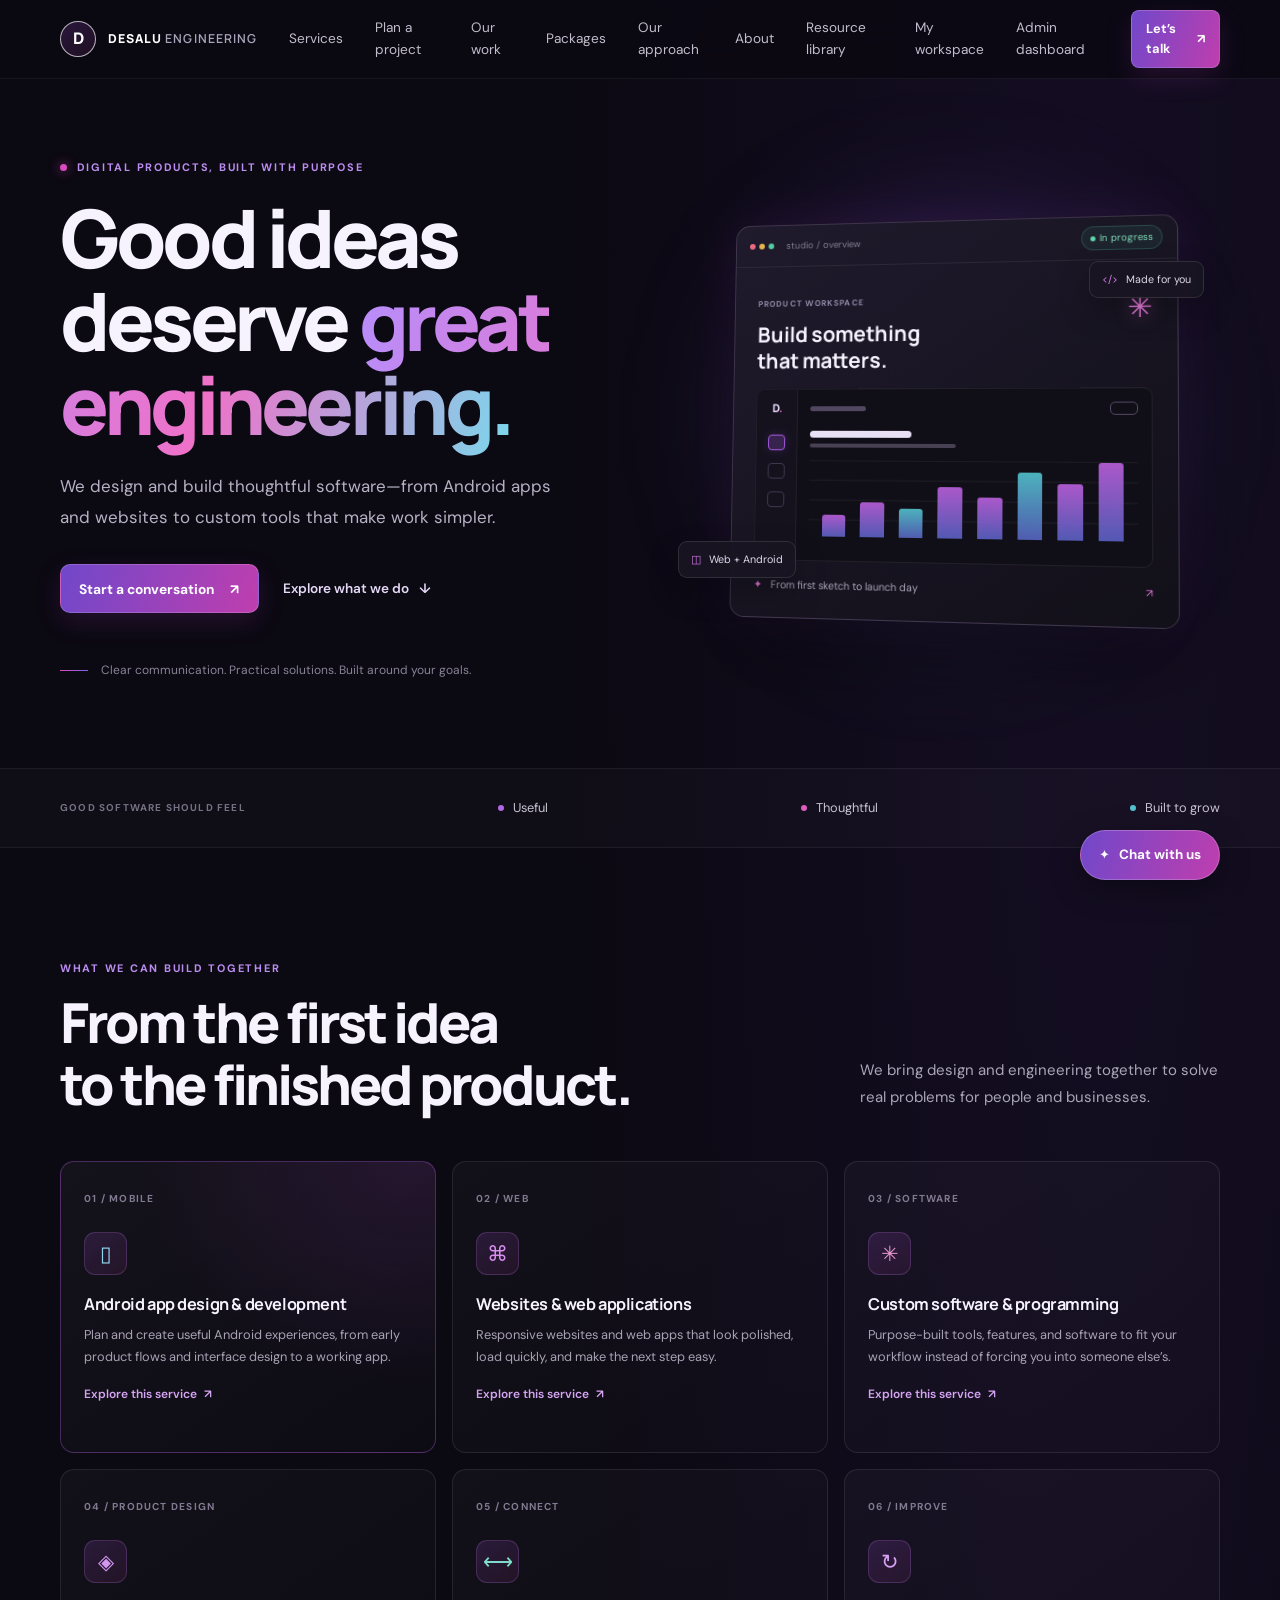
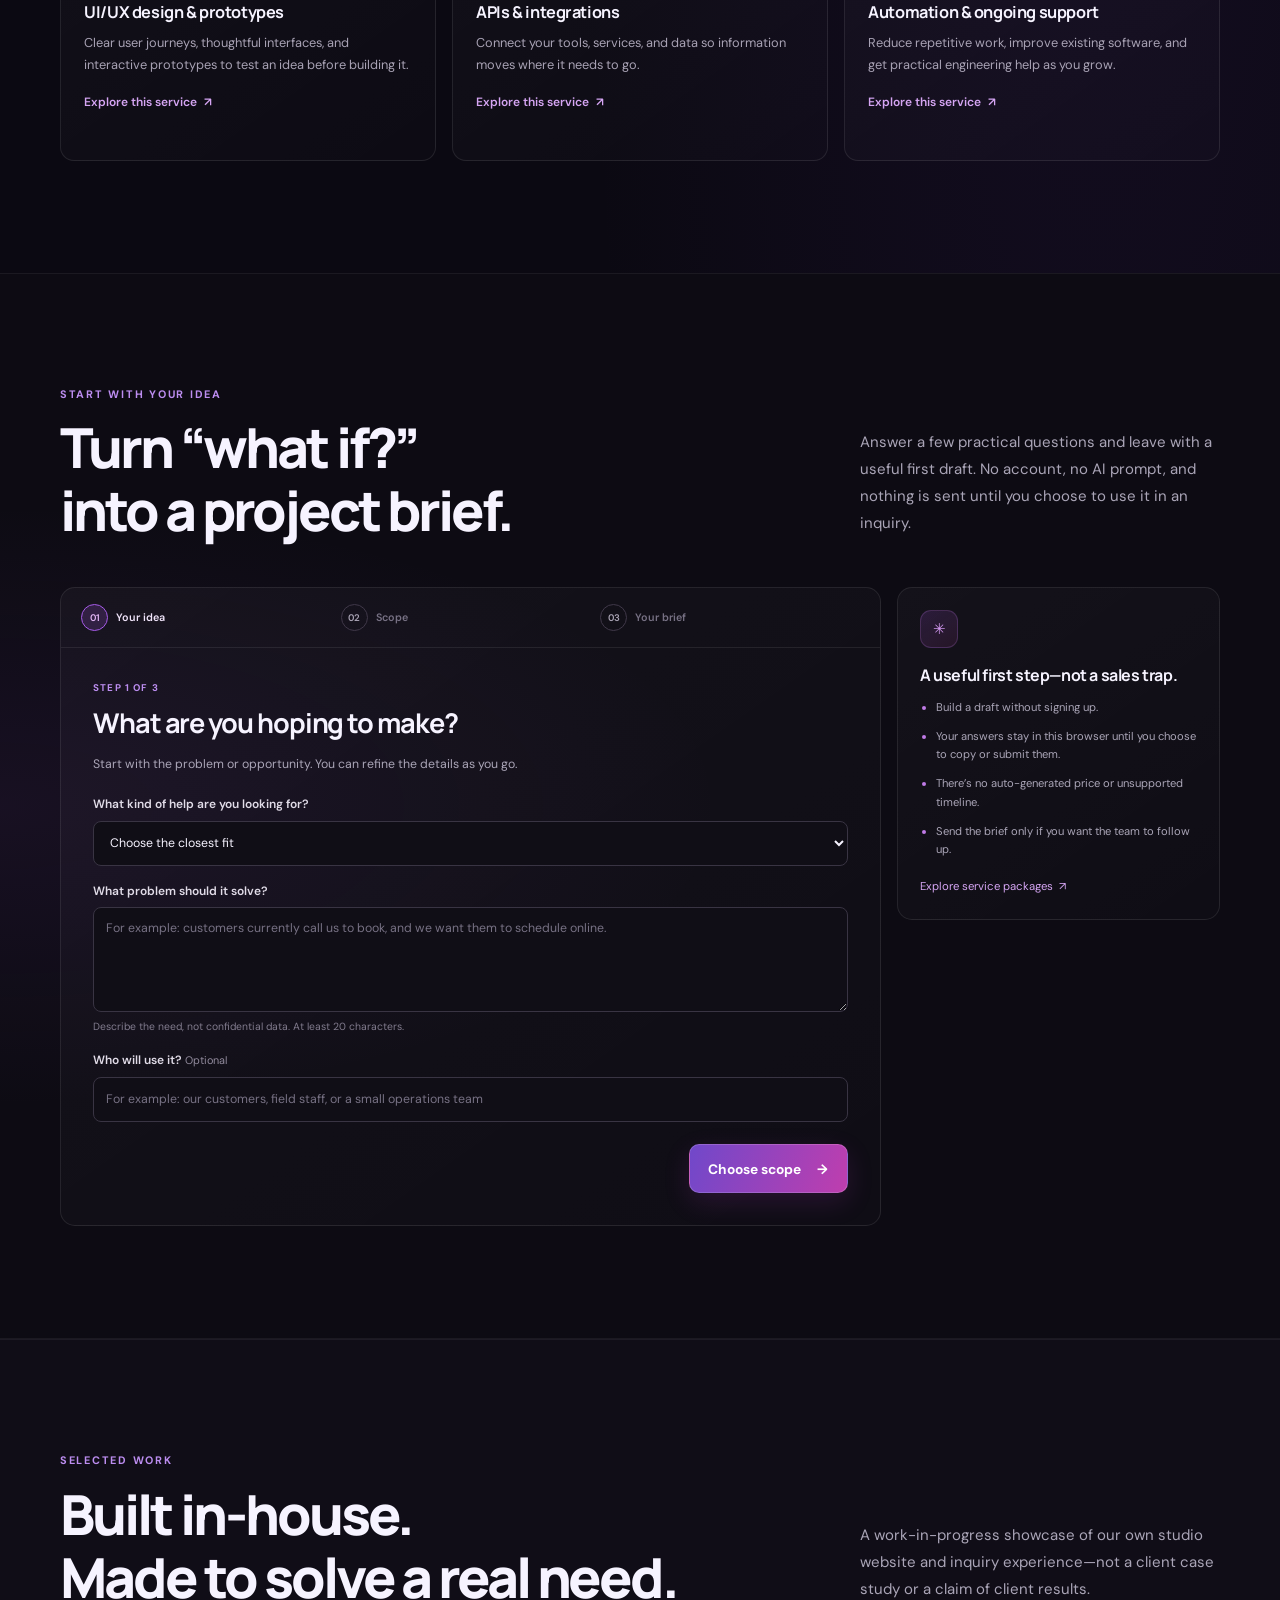
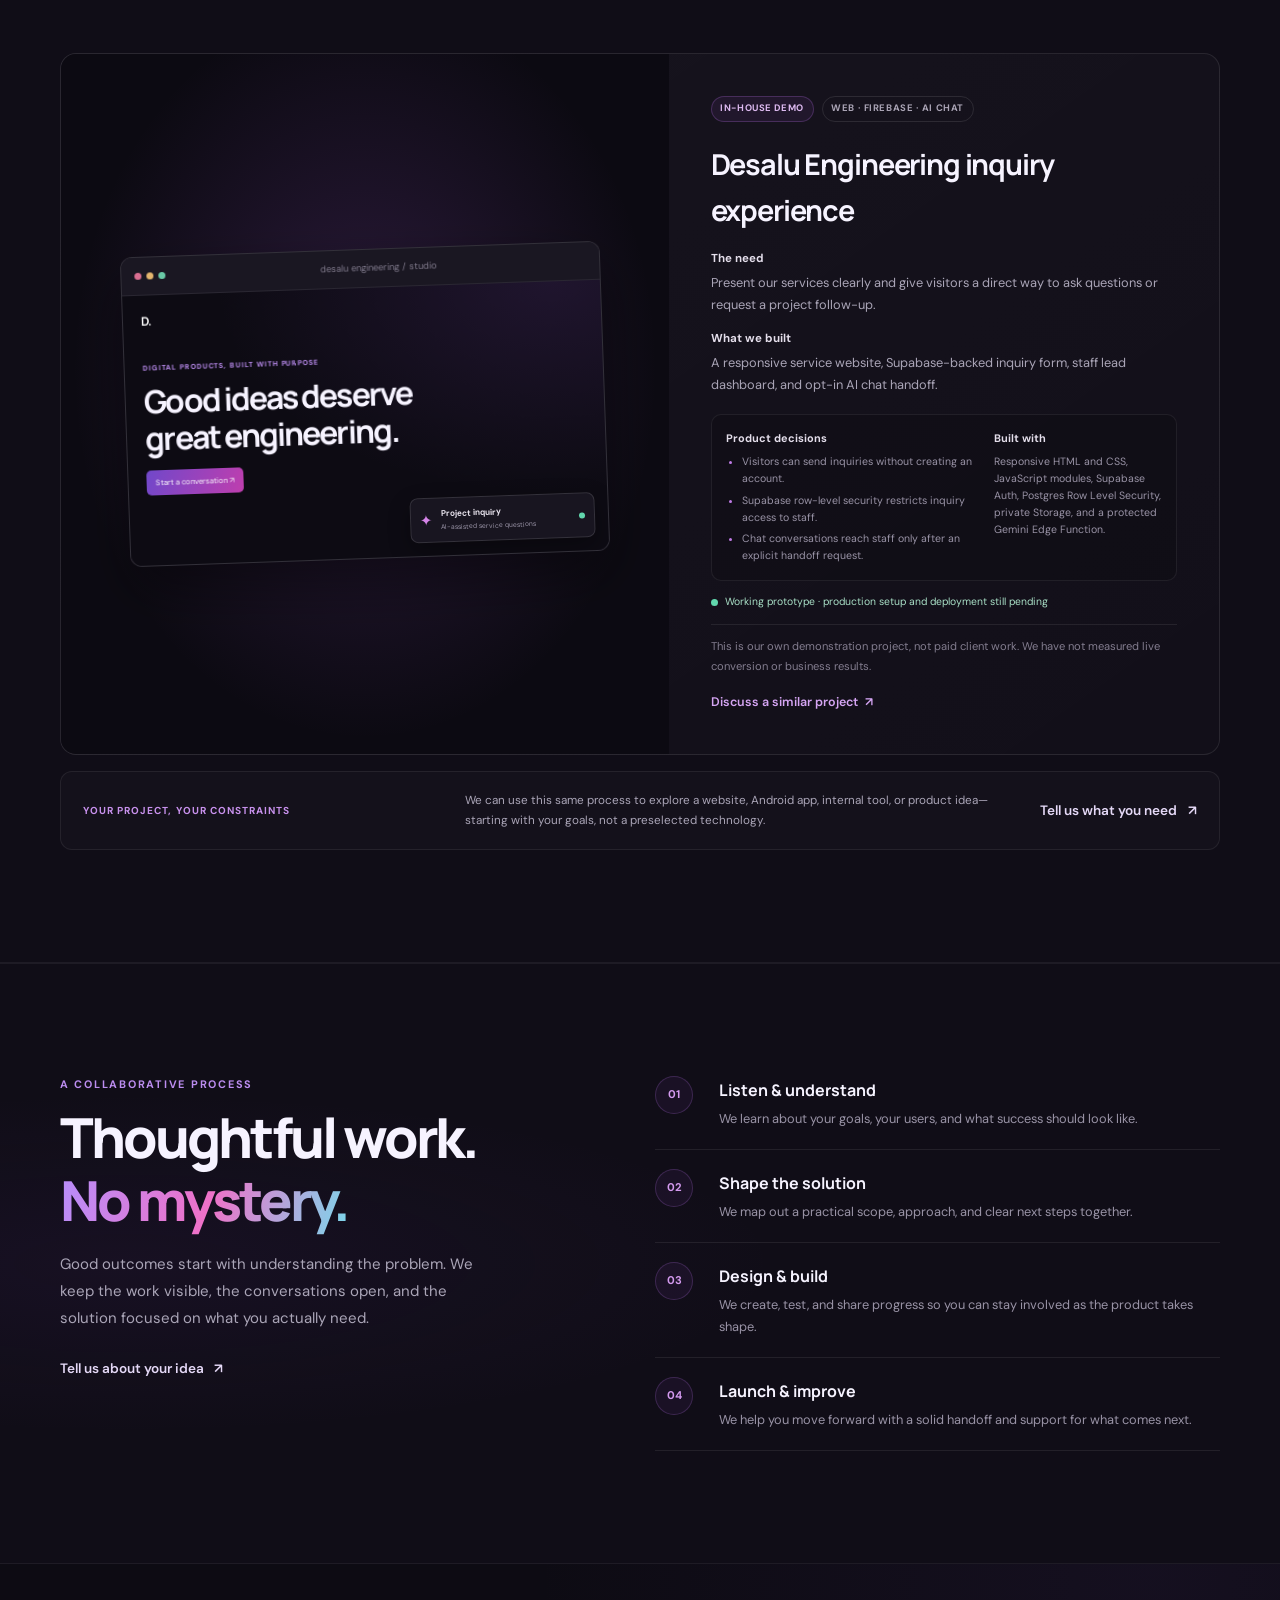
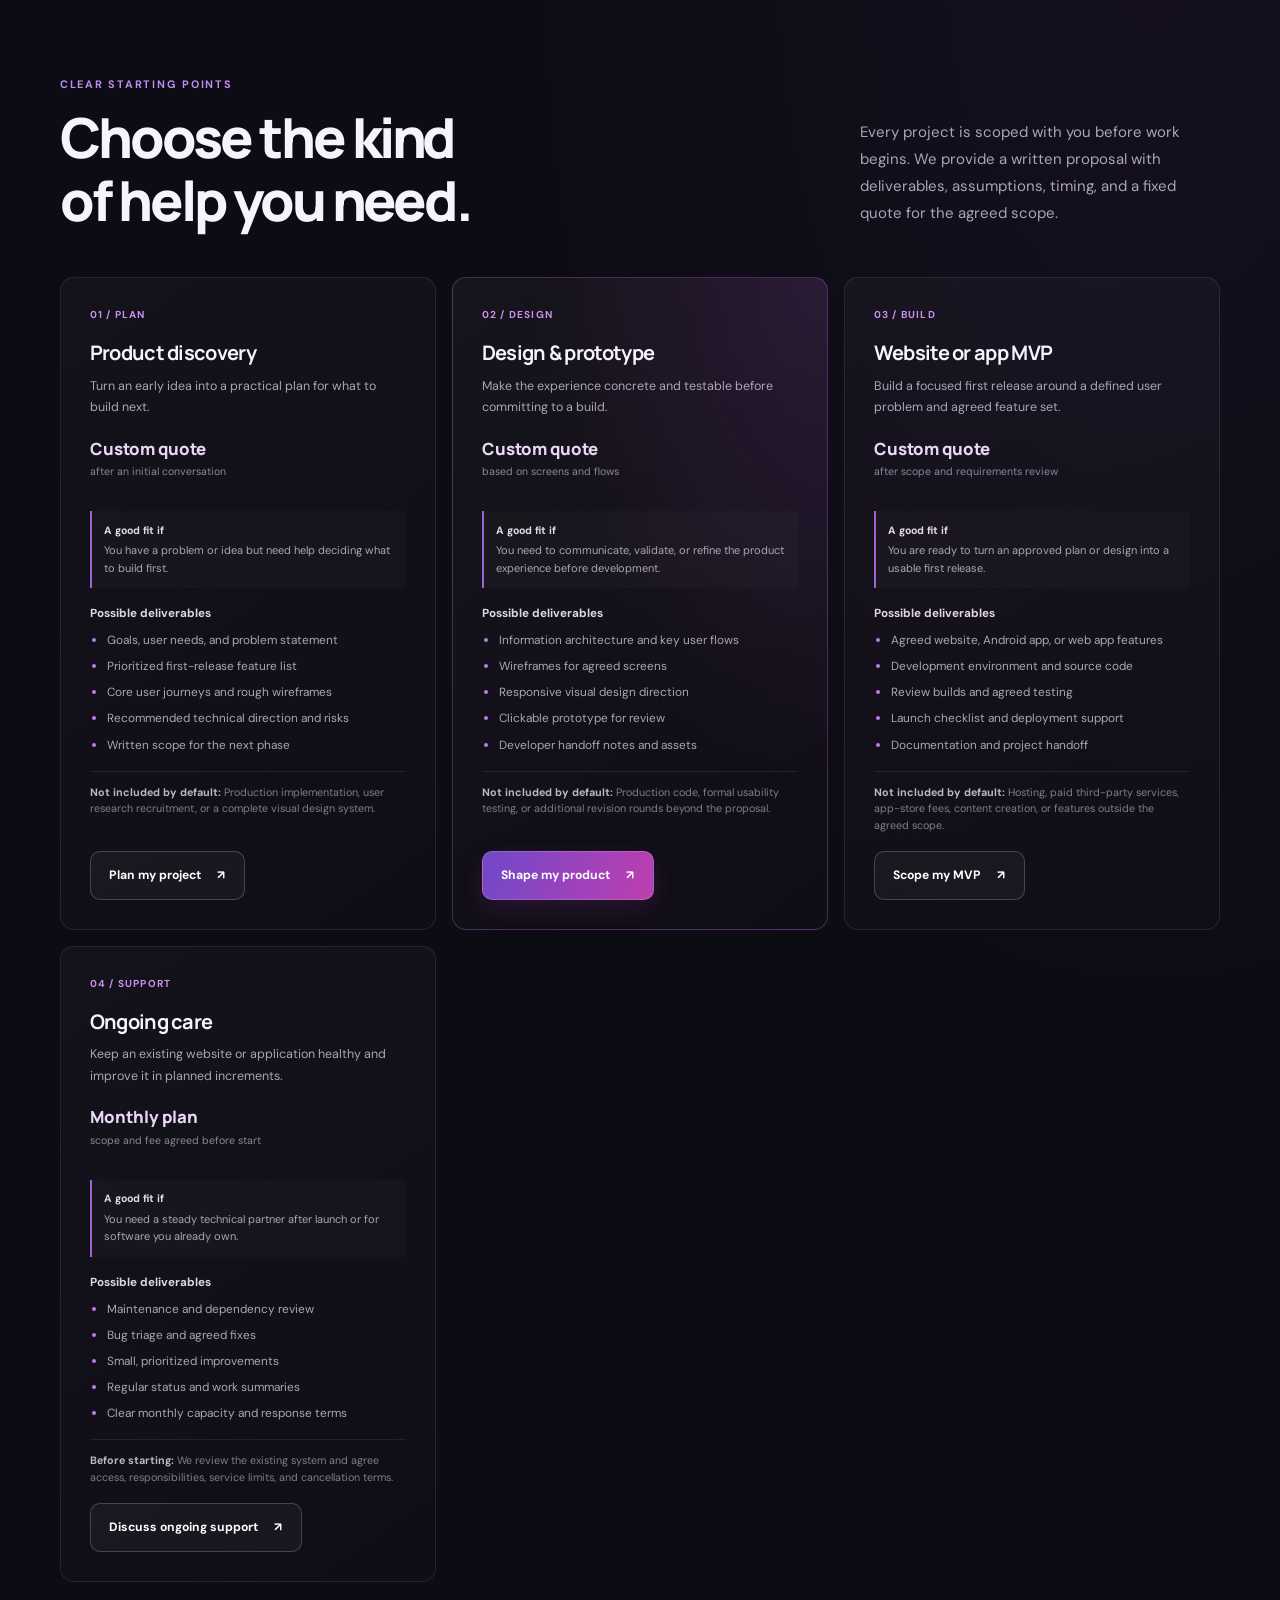
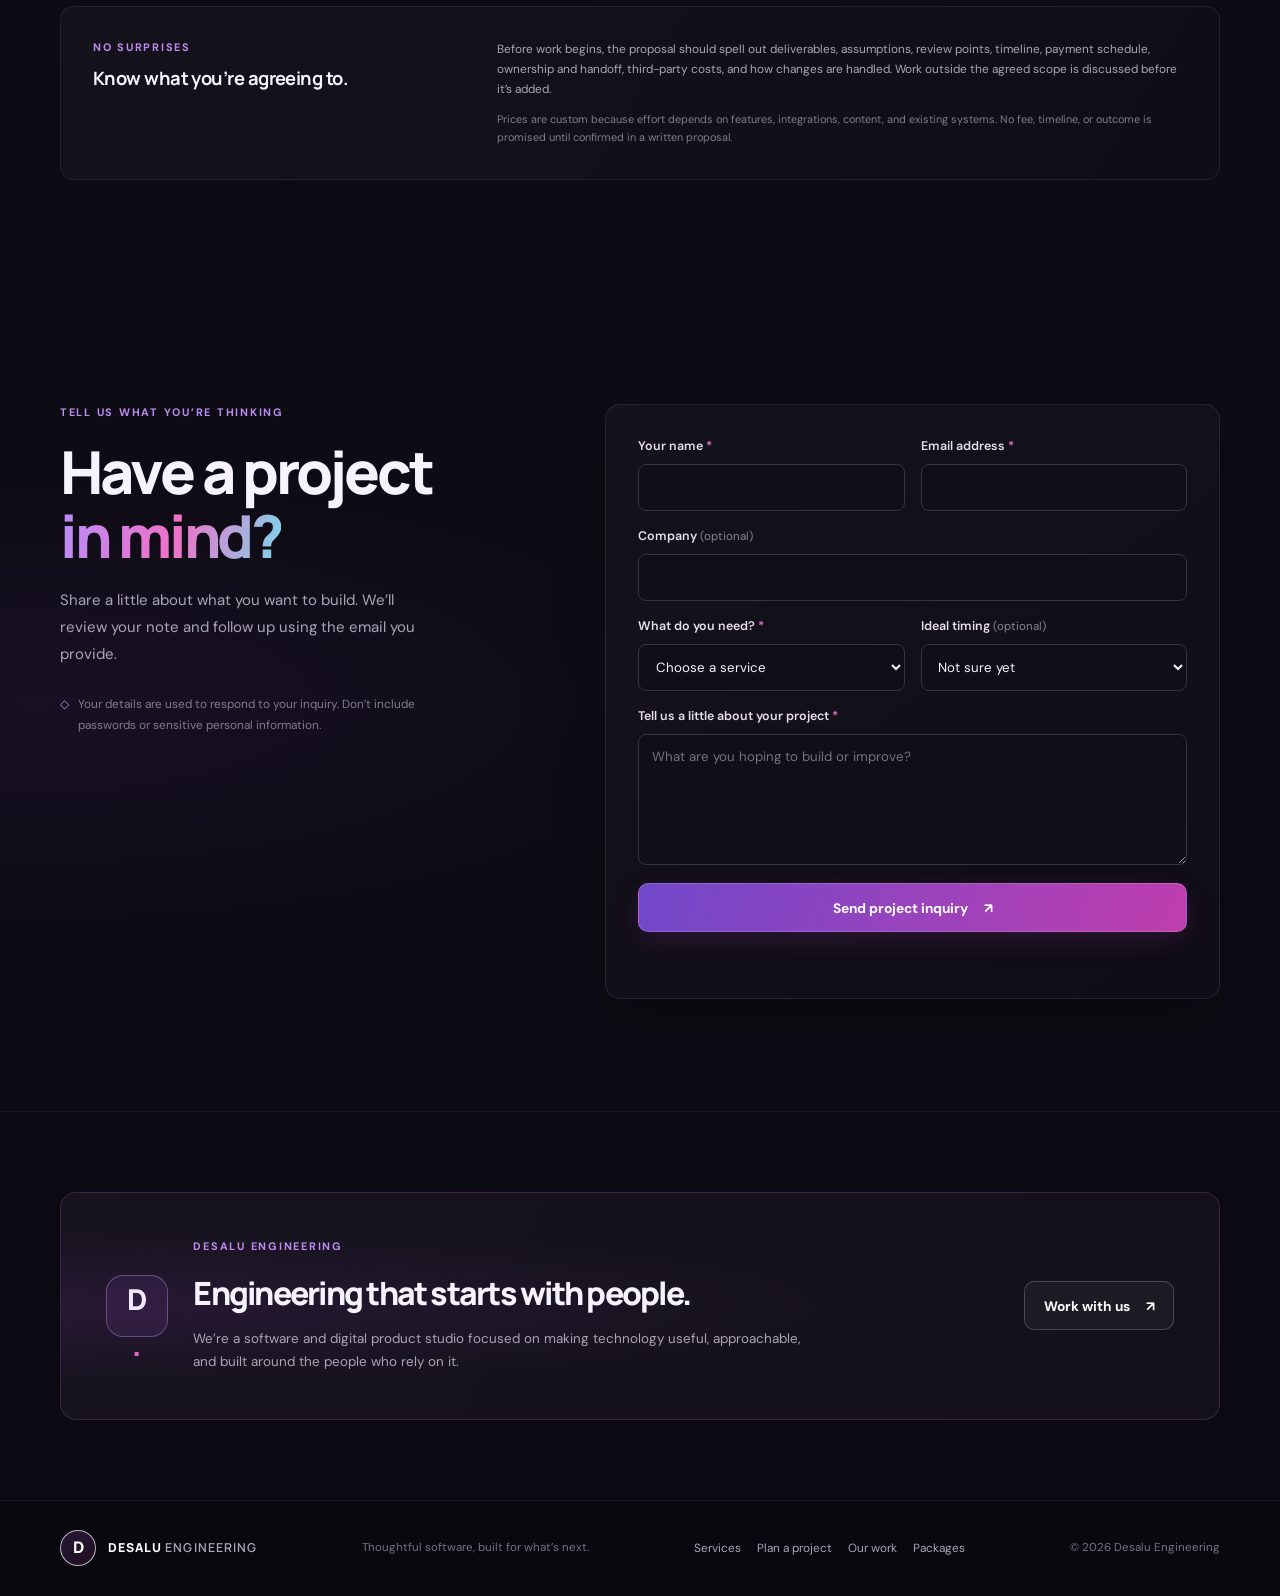
<file: index.html>
<!DOCTYPE html>
<html lang="en">
<head>
    <meta charset="UTF-8">
    <meta name="viewport" content="width=device-width, initial-scale=1.0">
    <meta name="theme-color" content="#0b0912">
    <meta name="description" content="Desalu Engineering designs and builds web experiences, Android apps, and custom software for ambitious businesses.">
    <title>Desalu Engineering | Thoughtful software, built for what’s next</title>
    <link rel="preconnect" href="https://fonts.googleapis.com">
    <link rel="preconnect" href="https://fonts.gstatic.com" crossorigin>
    <link href="https://fonts.googleapis.com/css2?family=DM+Sans:wght@400;500;600;700&family=Manrope:wght@400;500;600;700;800&display=swap" rel="stylesheet">
    <link rel="stylesheet" href="style.css">
    <link rel="stylesheet" href="chat.css">
    <link rel="stylesheet" href="resources.css">
    <script src="landing.js" defer></script>
    <script src="project-planner.js" defer></script>
    <script type="module" src="project-planner-save.js"></script>
    <script type="module" src="inquiry.js"></script>
    <script type="module" src="client-chat.js"></script>
    <script type="module" src="featured-resources.js"></script>
</head>
<body>
    <header class="site-header">
        <nav class="site-nav page-width" aria-label="Main navigation">
            <a class="brand" href="index.html" aria-label="Desalu Engineering home">
                <span class="brand-mark" aria-hidden="true">D</span>
                <span>DESALU<span class="brand-light"> ENGINEERING</span></span>
            </a>

            <button class="menu-toggle" type="button" aria-expanded="false" aria-controls="nav-links">
                <span class="visually-hidden">Toggle navigation</span>
                <span class="menu-icon" aria-hidden="true"></span>
            </button>

            <div class="nav-links" id="nav-links">
                <a href="#services">Services</a>
                <a href="#planner">Plan a project</a>
                <a href="#work">Our work</a>
                <a href="#packages">Packages</a>
                <a href="#approach">Our approach</a>
                <a href="#about">About</a>
                <a href="resources.html">Resource library</a>
                <a href="auth.html#signup">My workspace</a>
                <a href="admin-dashboard.html">Admin dashboard</a>
                <a class="button button-small" href="#contact">Let’s talk <span aria-hidden="true">↗</span></a>
            </div>
        </nav>
    </header>

    <main>
        <section class="hero page-width" id="home">
            <div class="hero-copy">
                <p class="eyebrow"><span class="eyebrow-dot"></span> DIGITAL PRODUCTS, BUILT WITH PURPOSE</p>
                <h1>Good ideas deserve <span class="text-gradient">great engineering.</span></h1>
                <p class="hero-description">
                    We design and build thoughtful software—from Android apps and websites to custom tools that make work simpler.
                </p>
                <div class="hero-actions">
                    <a class="button" href="#contact">Start a conversation <span aria-hidden="true">↗</span></a>
                    <a class="text-link" href="#services">Explore what we do <span aria-hidden="true">↓</span></a>
                </div>
                <div class="hero-note">
                    <span class="note-line" aria-hidden="true"></span>
                    <p>Clear communication. Practical solutions. Built around your goals.</p>
                </div>
            </div>

            <div class="hero-visual" aria-label="Illustration of a software product dashboard">
                <div class="visual-glow"></div>
                <div class="orbit orbit-outer"></div>
                <div class="orbit orbit-inner"></div>
                <div class="dashboard-card">
                    <div class="dashboard-topbar">
                        <div class="window-dots" aria-hidden="true"><i></i><i></i><i></i></div>
                        <span>studio / overview</span>
                        <span class="status-pill"><i></i> In progress</span>
                    </div>
                    <div class="dashboard-content">
                        <div class="dashboard-heading">
                            <div>
                                <span class="mini-label">PRODUCT WORKSPACE</span>
                                <h2>Build something<br>that matters.</h2>
                            </div>
                            <span class="spark-icon" aria-hidden="true">✳</span>
                        </div>
                        <div class="preview-window">
                            <div class="preview-sidebar">
                                <span class="sidebar-logo">D<span>.</span></span>
                                <i class="sidebar-item active"></i>
                                <i class="sidebar-item"></i>
                                <i class="sidebar-item"></i>
                            </div>
                            <div class="preview-main">
                                <div class="preview-row"><span></span><span></span></div>
                                <div class="preview-title"></div>
                                <div class="preview-subtitle"></div>
                                <div class="preview-chart">
                                    <span style="--bar-height: 28%"></span>
                                    <span style="--bar-height: 46%"></span>
                                    <span style="--bar-height: 38%"></span>
                                    <span style="--bar-height: 67%"></span>
                                    <span style="--bar-height: 54%"></span>
                                    <span style="--bar-height: 86%"></span>
                                    <span style="--bar-height: 72%"></span>
                                    <span style="--bar-height: 100%"></span>
                                </div>
                            </div>
                        </div>
                        <div class="dashboard-bottom">
                            <span class="bottom-icon" aria-hidden="true">✦</span>
                            <span>From first sketch to launch day</span>
                            <span class="bottom-arrow" aria-hidden="true">↗</span>
                        </div>
                    </div>
                </div>
                <div class="floating-tag tag-code"><span aria-hidden="true">&lt;/&gt;</span> Made for you</div>
                <div class="floating-tag tag-mobile"><span aria-hidden="true">◫</span> Web + Android</div>
            </div>
        </section>

        <section class="trust-strip" aria-label="Our values">
            <div class="page-width trust-inner">
                <span>GOOD SOFTWARE SHOULD FEEL</span>
                <p><i></i> Useful</p>
                <p><i></i> Thoughtful</p>
                <p><i></i> Built to grow</p>
            </div>
        </section>

        <section class="resource-featured-section page-width" id="featured-resources" aria-labelledby="featured-resources-title" hidden>
            <div class="resource-featured-heading">
                <div>
                    <p class="eyebrow">SELECTED FOR YOU</p>
                    <h2 id="featured-resources-title">Featured resources</h2>
                    <p>Reviewed apps and tools from the Desalu resource library.</p>
                </div>
                <a class="text-link" href="resources.html">Explore the full library <span aria-hidden="true">↗</span></a>
            </div>
            <p class="resource-featured-status" id="featured-resources-status" role="status" aria-live="polite"></p>
            <div class="resource-featured-grid" id="featured-resources-grid"></div>
        </section>

        <section class="services-section section-space" id="services">
            <div class="page-width">
                <div class="section-heading">
                    <div>
                        <p class="eyebrow">WHAT WE CAN BUILD TOGETHER</p>
                        <h2>From the first idea<br>to the finished product.</h2>
                    </div>
                    <p class="section-intro">We bring design and engineering together to solve real problems for people and businesses.</p>
                </div>

                <div class="service-grid">
                    <article class="service-card service-card-featured">
                        <span class="service-number">01 / MOBILE</span>
                        <span class="service-icon icon-mobile" aria-hidden="true">▯</span>
                        <h3>Android app design &amp; development</h3>
                        <p>Plan and create useful Android experiences, from early product flows and interface design to a working app.</p>
                        <a href="#contact" aria-label="Ask us about Android app design and development">Explore this service <span aria-hidden="true">↗</span></a>
                    </article>

                    <article class="service-card">
                        <span class="service-number">02 / WEB</span>
                        <span class="service-icon icon-web" aria-hidden="true">⌘</span>
                        <h3>Websites &amp; web applications</h3>
                        <p>Responsive websites and web apps that look polished, load quickly, and make the next step easy.</p>
                        <a href="#contact" aria-label="Ask us about websites and web applications">Explore this service <span aria-hidden="true">↗</span></a>
                    </article>

                    <article class="service-card">
                        <span class="service-number">03 / SOFTWARE</span>
                        <span class="service-icon icon-software" aria-hidden="true">✳</span>
                        <h3>Custom software &amp; programming</h3>
                        <p>Purpose-built tools, features, and software to fit your workflow instead of forcing you into someone else’s.</p>
                        <a href="#contact" aria-label="Ask us about custom software">Explore this service <span aria-hidden="true">↗</span></a>
                    </article>

                    <article class="service-card">
                        <span class="service-number">04 / PRODUCT DESIGN</span>
                        <span class="service-icon icon-design" aria-hidden="true">◈</span>
                        <h3>UI/UX design &amp; prototypes</h3>
                        <p>Clear user journeys, thoughtful interfaces, and interactive prototypes to test an idea before building it.</p>
                        <a href="#contact" aria-label="Ask us about UI and UX design">Explore this service <span aria-hidden="true">↗</span></a>
                    </article>

                    <article class="service-card">
                        <span class="service-number">05 / CONNECT</span>
                        <span class="service-icon icon-connect" aria-hidden="true">⟷</span>
                        <h3>APIs &amp; integrations</h3>
                        <p>Connect your tools, services, and data so information moves where it needs to go.</p>
                        <a href="#contact" aria-label="Ask us about APIs and integrations">Explore this service <span aria-hidden="true">↗</span></a>
                    </article>

                    <article class="service-card">
                        <span class="service-number">06 / IMPROVE</span>
                        <span class="service-icon icon-automation" aria-hidden="true">↻</span>
                        <h3>Automation &amp; ongoing support</h3>
                        <p>Reduce repetitive work, improve existing software, and get practical engineering help as you grow.</p>
                        <a href="#contact" aria-label="Ask us about automation and ongoing support">Explore this service <span aria-hidden="true">↗</span></a>
                    </article>
                </div>
            </div>
        </section>

        <section class="planner-section section-space" id="planner">
            <div class="page-width">
                <div class="section-heading">
                    <div>
                        <p class="eyebrow">START WITH YOUR IDEA</p>
                        <h2>Turn “what if?”<br>into a project brief.</h2>
                    </div>
                    <p class="section-intro">Answer a few practical questions and leave with a useful first draft. No account, no AI prompt, and nothing is sent until you choose to use it in an inquiry.</p>
                </div>

                <div class="planner-layout">
                    <div class="planner-main">
                        <ol class="planner-progress" aria-label="Project planner steps">
                            <li class="is-current" data-planner-progress="1"><span>01</span> Your idea</li>
                            <li data-planner-progress="2"><span>02</span> Scope</li>
                            <li data-planner-progress="3"><span>03</span> Your brief</li>
                        </ol>
                        <form class="planner-form" id="project-planner">
                            <section class="planner-step" data-planner-step="1" aria-labelledby="planner-step-one">
                                <p class="planner-step-count">STEP 1 OF 3</p>
                                <h3 id="planner-step-one" tabindex="-1">What are you hoping to make?</h3>
                                <p class="planner-helper">Start with the problem or opportunity. You can refine the details as you go.</p>
                                <label class="planner-field">
                                    <span>What kind of help are you looking for?</span>
                                    <select name="service" required>
                                        <option value="">Choose the closest fit</option>
                                        <option value="Website or web application">A website or web application</option>
                                        <option value="Android app design and development">An Android app</option>
                                        <option value="Custom software and programming">A custom internal tool or software</option>
                                        <option value="UI/UX design and prototype">Product design or a prototype</option>
                                        <option value="APIs and integrations">An API or integration between tools</option>
                                        <option value="Automation and ongoing support">Automation or support for existing software</option>
                                        <option value="Other">I’m not sure yet</option>
                                    </select>
                                </label>
                                <label class="planner-field">
                                    <span>What problem should it solve?</span>
                                    <textarea name="goal" rows="4" minlength="20" maxlength="600" required
                                        placeholder="For example: customers currently call us to book, and we want them to schedule online."></textarea>
                                    <small>Describe the need, not confidential data. At least 20 characters.</small>
                                </label>
                                <label class="planner-field">
                                    <span>Who will use it? <em>Optional</em></span>
                                    <input name="audience" type="text" maxlength="160"
                                        placeholder="For example: our customers, field staff, or a small operations team">
                                </label>
                                <div class="planner-actions">
                                    <span></span>
                                    <button class="button planner-next" type="button">Choose scope <span aria-hidden="true">→</span></button>
                                </div>
                            </section>

                            <section class="planner-step" data-planner-step="2" aria-labelledby="planner-step-two" hidden>
                                <p class="planner-step-count">STEP 2 OF 3</p>
                                <h3 id="planner-step-two" tabindex="-1">What might the first version need?</h3>
                                <p class="planner-helper">Pick any useful capabilities. This helps frame the conversation; it isn’t a commitment or fixed estimate.</p>
                                <fieldset class="planner-options">
                                    <legend>Possible capabilities <em>Choose any that sound useful</em></legend>
                                    <label><input type="checkbox" name="features" value="Account sign-in and role-based access"><span>Account sign-in and different user roles</span></label>
                                    <label><input type="checkbox" name="features" value="Booking, forms, or customer requests"><span>Booking, forms, or customer requests</span></label>
                                    <label><input type="checkbox" name="features" value="Payments, subscriptions, or invoicing"><span>Payments, subscriptions, or invoicing</span></label>
                                    <label><input type="checkbox" name="features" value="Admin dashboard and reporting"><span>Admin dashboard and reporting</span></label>
                                    <label><input type="checkbox" name="features" value="AI-assisted search, support, or content"><span>AI-assisted search, support, or content</span></label>
                                    <label><input type="checkbox" name="features" value="Integration with existing tools or data"><span>Connection to tools or data you already use</span></label>
                                    <label><input type="checkbox" name="features" value="Notifications and automated workflows"><span>Notifications and automated workflows</span></label>
                                    <label><input type="checkbox" name="features" value="Not sure yet"><span>I’m not sure yet—help me decide</span></label>
                                </fieldset>
                                <div class="planner-fields-row">
                                    <label class="planner-field">
                                        <span>Do you have an existing product or system?</span>
                                        <select name="existing">
                                            <option value="Starting from scratch">Starting from scratch</option>
                                            <option value="Improving or replacing an existing system">Yes, I want to improve or replace one</option>
                                            <option value="Connecting to an existing system">Yes, this needs to connect to one</option>
                                            <option value="Not sure yet">Not sure yet</option>
                                        </select>
                                    </label>
                                    <label class="planner-field">
                                        <span>When would you ideally like to start?</span>
                                        <select name="timeline">
                                            <option value="">Not sure yet</option>
                                            <option value="As soon as possible">As soon as possible</option>
                                            <option value="Within 1 to 3 months">Within 1 to 3 months</option>
                                            <option value="Within 3 to 6 months">Within 3 to 6 months</option>
                                            <option value="More than 6 months">More than 6 months</option>
                                        </select>
                                    </label>
                                </div>
                                <label class="planner-field">
                                    <span>Budget or constraints to plan around <em>Optional</em></span>
                                    <input name="budget" type="text" maxlength="120"
                                        placeholder="Optional—include currency if you have a target range">
                                    <small>Use a broad range only. We won’t calculate a price from this.</small>
                                </label>
                                <div class="planner-actions">
                                    <button class="button button-outline planner-back" type="button">← Back</button>
                                    <button class="button planner-next" type="button">Create my brief <span aria-hidden="true">→</span></button>
                                </div>
                            </section>

                            <section class="planner-step" data-planner-step="3" aria-labelledby="planner-step-three" hidden>
                                <p class="planner-step-count">STEP 3 OF 3</p>
                                <h3 id="planner-step-three" tabindex="-1">Your project brief</h3>
                                <p class="planner-helper">Here’s a starting point to review and edit. It’s a conversation brief, not a technical specification, quote, or delivery promise.</p>
                                <div class="planner-recommendation" id="planner-recommendation"></div>
                                <label class="planner-field">
                                    <span>Edit your brief before you use it</span>
                                    <textarea id="planner-result" name="brief" rows="12" maxlength="2800"></textarea>
                                </label>
                                <div class="planner-actions planner-result-actions">
                                    <button class="button button-outline planner-back" type="button">← Edit scope</button>
                                    <div>
                                        <button class="button button-outline" id="planner-copy" type="button">Copy brief</button>
                                        <button class="button button-outline" id="planner-save" type="button">Save to my workspace</button>
                                        <button class="button" id="planner-inquiry" type="button">Use in inquiry <span aria-hidden="true">↗</span></button>
                                    </div>
                                </div>
                                <p class="planner-status" id="planner-status" role="status" aria-live="polite"></p>
                            </section>
                        </form>
                    </div>
                    <aside class="planner-aside">
                        <span class="planner-aside-icon" aria-hidden="true">✳</span>
                        <h3>A useful first step—not a sales trap.</h3>
                        <ul>
                            <li>Build a draft without signing up.</li>
                            <li>Your answers stay in this browser until you choose to copy or submit them.</li>
                            <li>There’s no auto-generated price or unsupported timeline.</li>
                            <li>Send the brief only if you want the team to follow up.</li>
                        </ul>
                        <a href="#packages">Explore service packages <span aria-hidden="true">↗</span></a>
                    </aside>
                </div>
            </div>
        </section>

        <section class="portfolio-section section-space" id="work">
            <div class="page-width">
                <div class="section-heading">
                    <div>
                        <p class="eyebrow">SELECTED WORK</p>
                        <h2>Built in-house.<br>Made to solve a real need.</h2>
                    </div>
                    <p class="section-intro">A work-in-progress showcase of our own studio website and inquiry experience—not a client case study or a claim of client results.</p>
                </div>

                <article class="portfolio-card">
                    <div class="portfolio-preview" aria-label="Illustration of the Desalu Engineering website and inquiry dashboard">
                        <div class="portfolio-browser">
                            <div class="portfolio-browser-bar">
                                <span></span><span></span><span></span>
                                <p>desalu engineering / studio</p>
                            </div>
                            <div class="portfolio-screen">
                                <div class="portfolio-screen-nav"><b>D.</b><span></span><span></span><span></span></div>
                                <div class="portfolio-screen-content">
                                    <span class="portfolio-screen-kicker">DIGITAL PRODUCTS, BUILT WITH PURPOSE</span>
                                    <strong>Good ideas deserve<br>great engineering.</strong>
                                    <span class="portfolio-screen-button">Start a conversation ↗</span>
                                </div>
                                <div class="portfolio-chat-preview">
                                    <span>✦</span>
                                    <div><b>Project inquiry</b><small>AI-assisted service questions</small></div>
                                    <i aria-hidden="true"></i>
                                </div>
                            </div>
                        </div>
                    </div>
                    <div class="portfolio-details">
                        <div class="portfolio-labels">
                            <span>IN-HOUSE DEMO</span>
                            <span>WEB · FIREBASE · AI CHAT</span>
                        </div>
                        <h3>Desalu Engineering inquiry experience</h3>
                        <p class="portfolio-problem"><strong>The need</strong> Present our services clearly and give visitors a direct way to ask questions or request a project follow-up.</p>
                        <p class="portfolio-delivery"><strong>What we built</strong> A responsive service website, Supabase-backed inquiry form, staff lead dashboard, and opt-in AI chat handoff.</p>
                        <div class="portfolio-build">
                            <div>
                                <h4>Product decisions</h4>
                                <ul>
                                    <li>Visitors can send inquiries without creating an account.</li>
                                    <li>Supabase row-level security restricts inquiry access to staff.</li>
                                    <li>Chat conversations reach staff only after an explicit handoff request.</li>
                                </ul>
                            </div>
                            <div>
                                <h4>Built with</h4>
                                <p>Responsive HTML and CSS, JavaScript modules, Supabase Auth, Postgres Row Level Security, private Storage, and a protected Gemini Edge Function.</p>
                            </div>
                        </div>
                        <div class="portfolio-status"><span aria-hidden="true"></span> Working prototype · production setup and deployment still pending</div>
                        <p class="portfolio-outcome">This is our own demonstration project, not paid client work. We have not measured live conversion or business results.</p>
                        <a class="text-link" href="#contact">Discuss a similar project <span aria-hidden="true">↗</span></a>
                    </div>
                </article>
                <div class="portfolio-next-step">
                    <span>YOUR PROJECT, YOUR CONSTRAINTS</span>
                    <p>We can use this same process to explore a website, Android app, internal tool, or product idea—starting with your goals, not a preselected technology.</p>
                    <a class="text-link" href="#contact">Tell us what you need <span aria-hidden="true">↗</span></a>
                </div>
            </div>
        </section>

        <section class="approach-section section-space" id="approach">
            <div class="page-width approach-layout">
                <div class="approach-copy">
                    <p class="eyebrow">A COLLABORATIVE PROCESS</p>
                    <h2>Thoughtful work.<br><span class="text-gradient">No mystery.</span></h2>
                    <p>Good outcomes start with understanding the problem. We keep the work visible, the conversations open, and the solution focused on what you actually need.</p>
                    <a class="text-link" href="#contact">Tell us about your idea <span aria-hidden="true">↗</span></a>
                </div>
                <ol class="process-list">
                    <li>
                        <span class="process-step">01</span>
                        <div><h3>Listen &amp; understand</h3><p>We learn about your goals, your users, and what success should look like.</p></div>
                    </li>
                    <li>
                        <span class="process-step">02</span>
                        <div><h3>Shape the solution</h3><p>We map out a practical scope, approach, and clear next steps together.</p></div>
                    </li>
                    <li>
                        <span class="process-step">03</span>
                        <div><h3>Design &amp; build</h3><p>We create, test, and share progress so you can stay involved as the product takes shape.</p></div>
                    </li>
                    <li>
                        <span class="process-step">04</span>
                        <div><h3>Launch &amp; improve</h3><p>We help you move forward with a solid handoff and support for what comes next.</p></div>
                    </li>
                </ol>
            </div>
        </section>

        <section class="packages-section section-space" id="packages">
            <div class="page-width">
                <div class="section-heading">
                    <div>
                        <p class="eyebrow">CLEAR STARTING POINTS</p>
                        <h2>Choose the kind<br>of help you need.</h2>
                    </div>
                    <p class="section-intro">Every project is scoped with you before work begins. We provide a written proposal with deliverables, assumptions, timing, and a fixed quote for the agreed scope.</p>
                </div>

                <div class="package-grid">
                    <article class="package-card">
                        <span class="package-number">01 / PLAN</span>
                        <h3>Product discovery</h3>
                        <p class="package-summary">Turn an early idea into a practical plan for what to build next.</p>
                        <p class="package-price">Custom quote <span>after an initial conversation</span></p>
                        <p class="package-fit"><strong>A good fit if</strong> You have a problem or idea but need help deciding what to build first.</p>
                        <h4>Possible deliverables</h4>
                        <ul>
                            <li>Goals, user needs, and problem statement</li>
                            <li>Prioritized first-release feature list</li>
                            <li>Core user journeys and rough wireframes</li>
                            <li>Recommended technical direction and risks</li>
                            <li>Written scope for the next phase</li>
                        </ul>
                        <p class="package-note"><strong>Not included by default:</strong> Production implementation, user research recruitment, or a complete visual design system.</p>
                        <a class="button button-outline" href="#contact">Plan my project <span aria-hidden="true">↗</span></a>
                    </article>

                    <article class="package-card package-card-featured">
                        <span class="package-number">02 / DESIGN</span>
                        <h3>Design &amp; prototype</h3>
                        <p class="package-summary">Make the experience concrete and testable before committing to a build.</p>
                        <p class="package-price">Custom quote <span>based on screens and flows</span></p>
                        <p class="package-fit"><strong>A good fit if</strong> You need to communicate, validate, or refine the product experience before development.</p>
                        <h4>Possible deliverables</h4>
                        <ul>
                            <li>Information architecture and key user flows</li>
                            <li>Wireframes for agreed screens</li>
                            <li>Responsive visual design direction</li>
                            <li>Clickable prototype for review</li>
                            <li>Developer handoff notes and assets</li>
                        </ul>
                        <p class="package-note"><strong>Not included by default:</strong> Production code, formal usability testing, or additional revision rounds beyond the proposal.</p>
                        <a class="button" href="#contact">Shape my product <span aria-hidden="true">↗</span></a>
                    </article>

                    <article class="package-card">
                        <span class="package-number">03 / BUILD</span>
                        <h3>Website or app MVP</h3>
                        <p class="package-summary">Build a focused first release around a defined user problem and agreed feature set.</p>
                        <p class="package-price">Custom quote <span>after scope and requirements review</span></p>
                        <p class="package-fit"><strong>A good fit if</strong> You are ready to turn an approved plan or design into a usable first release.</p>
                        <h4>Possible deliverables</h4>
                        <ul>
                            <li>Agreed website, Android app, or web app features</li>
                            <li>Development environment and source code</li>
                            <li>Review builds and agreed testing</li>
                            <li>Launch checklist and deployment support</li>
                            <li>Documentation and project handoff</li>
                        </ul>
                        <p class="package-note"><strong>Not included by default:</strong> Hosting, paid third-party services, app-store fees, content creation, or features outside the agreed scope.</p>
                        <a class="button button-outline" href="#contact">Scope my MVP <span aria-hidden="true">↗</span></a>
                    </article>

                    <article class="package-card">
                        <span class="package-number">04 / SUPPORT</span>
                        <h3>Ongoing care</h3>
                        <p class="package-summary">Keep an existing website or application healthy and improve it in planned increments.</p>
                        <p class="package-price">Monthly plan <span>scope and fee agreed before start</span></p>
                        <p class="package-fit"><strong>A good fit if</strong> You need a steady technical partner after launch or for software you already own.</p>
                        <h4>Possible deliverables</h4>
                        <ul>
                            <li>Maintenance and dependency review</li>
                            <li>Bug triage and agreed fixes</li>
                            <li>Small, prioritized improvements</li>
                            <li>Regular status and work summaries</li>
                            <li>Clear monthly capacity and response terms</li>
                        </ul>
                        <p class="package-note"><strong>Before starting:</strong> We review the existing system and agree access, responsibilities, service limits, and cancellation terms.</p>
                        <a class="button button-outline" href="#contact">Discuss ongoing support <span aria-hidden="true">↗</span></a>
                    </article>
                </div>
                <div class="package-terms">
                    <div>
                        <p class="eyebrow">NO SURPRISES</p>
                        <h3>Know what you’re agreeing to.</h3>
                    </div>
                    <p>Before work begins, the proposal should spell out deliverables, assumptions, review points, timeline, payment schedule, ownership and handoff, third-party costs, and how changes are handled. Work outside the agreed scope is discussed before it’s added.</p>
                    <p class="package-disclaimer">Prices are custom because effort depends on features, integrations, content, and existing systems. No fee, timeline, or outcome is promised until confirmed in a written proposal.</p>
                </div>
            </div>
        </section>

        <section class="contact-section section-space" id="contact">
            <div class="page-width contact-layout">
                <div class="contact-copy">
                    <p class="eyebrow">TELL US WHAT YOU’RE THINKING</p>
                    <h2>Have a project<br><span class="text-gradient">in mind?</span></h2>
                    <p>Share a little about what you want to build. We’ll review your note and follow up using the email you provide.</p>
                    <p class="contact-privacy"><span aria-hidden="true">◇</span> Your details are used to respond to your inquiry. Don’t include passwords or sensitive personal information.</p>
                </div>

                <form class="inquiry-form" id="project-inquiry" novalidate>
                    <div class="form-row">
                        <div class="form-field">
                            <label for="inquiry-name">Your name <span aria-hidden="true">*</span></label>
                            <input id="inquiry-name" name="name" type="text" autocomplete="name" minlength="2" maxlength="80" required>
                        </div>
                        <div class="form-field">
                            <label for="inquiry-email">Email address <span aria-hidden="true">*</span></label>
                            <input id="inquiry-email" name="email" type="email" autocomplete="email" maxlength="254" required>
                        </div>
                    </div>
                    <div class="form-field">
                        <label for="inquiry-company">Company <span class="optional-label">(optional)</span></label>
                        <input id="inquiry-company" name="company" type="text" autocomplete="organization" maxlength="120">
                    </div>
                    <div class="form-row">
                        <div class="form-field">
                            <label for="inquiry-service">What do you need? <span aria-hidden="true">*</span></label>
                            <select id="inquiry-service" name="service" required>
                                <option value="">Choose a service</option>
                                <option value="Android app design and development">Android app design &amp; development</option>
                                <option value="Website or web application">Website or web application</option>
                                <option value="Custom software and programming">Custom software &amp; programming</option>
                                <option value="UI/UX design and prototype">UI/UX design &amp; prototype</option>
                                <option value="APIs and integrations">APIs &amp; integrations</option>
                                <option value="Automation and ongoing support">Automation &amp; ongoing support</option>
                                <option value="Other">Something else</option>
                            </select>
                        </div>
                        <div class="form-field">
                            <label for="inquiry-timeline">Ideal timing <span class="optional-label">(optional)</span></label>
                            <select id="inquiry-timeline" name="timeline">
                                <option value="">Not sure yet</option>
                                <option value="As soon as possible">As soon as possible</option>
                                <option value="Within 1 to 3 months">Within 1–3 months</option>
                                <option value="Within 3 to 6 months">Within 3–6 months</option>
                                <option value="More than 6 months">More than 6 months</option>
                            </select>
                        </div>
                    </div>
                    <div class="form-field">
                        <label for="inquiry-message">Tell us a little about your project <span aria-hidden="true">*</span></label>
                        <textarea id="inquiry-message" name="message" rows="5" minlength="20" maxlength="3000" required placeholder="What are you hoping to build or improve?"></textarea>
                    </div>
                    <div class="website-field" aria-hidden="true">
                        <label for="inquiry-website">Leave this field empty</label>
                        <input id="inquiry-website" name="website" type="text" tabindex="-1" autocomplete="off">
                    </div>
                    <button class="button inquiry-submit" type="submit">
                        <span>Send project inquiry</span><span aria-hidden="true">↗</span>
                    </button>
                    <p class="inquiry-status" id="inquiry-status" role="status" aria-live="polite"></p>
                </form>
            </div>
        </section>

        <section class="about-section section-space" id="about">
            <div class="page-width about-card">
                <div class="about-mark" aria-hidden="true">D<span>.</span></div>
                <div>
                    <p class="eyebrow">DESALU ENGINEERING</p>
                    <h2>Engineering that starts with people.</h2>
                    <p>We’re a software and digital product studio focused on making technology useful, approachable, and built around the people who rely on it.</p>
                </div>
                <a class="button button-outline" href="#contact">Work with us <span aria-hidden="true">↗</span></a>
            </div>
        </section>
    </main>

    <aside class="chat-widget" aria-label="Desalu Engineering AI assistant">
        <section class="chat-panel" id="chat-panel" aria-labelledby="chat-title" hidden>
            <header class="chat-header">
                <div>
                    <p class="chat-eyebrow">DESALU ENGINEERING</p>
                    <h2 id="chat-title">Ask about a project</h2>
                </div>
                <button class="chat-close" id="chat-close" type="button" aria-label="Close chat">×</button>
            </header>
            <div class="chat-disclosure">
                AI-assisted by Google Gemini. On the no-cost tier, Google may use prompts and responses to improve its products.
                Don’t share personal, contact, or confidential project details here. For a quote or human follow-up, choose “Ask our team.”
            </div>
            <div class="chat-log" id="chat-log" role="log" aria-live="polite" aria-relevant="additions">
                <p class="chat-message chat-message-assistant">Hi! I can answer general questions about our services and how we work. What are you thinking about building?</p>
            </div>
            <p class="chat-status" id="chat-status" role="status" aria-live="polite"></p>
            <form class="chat-compose" id="chat-form">
                <label class="visually-hidden" for="chat-input">Your question</label>
                <input id="chat-input" name="message" type="text" maxlength="600" autocomplete="off"
                    placeholder="Ask a general question…" required>
                <button class="chat-send" type="submit" aria-label="Send question">Send</button>
            </form>
            <div id="chat-turnstile" aria-label="Anti-abuse verification"></div>
            <button class="chat-handoff-toggle" id="chat-handoff-toggle" type="button">Ask our team about your project</button>
            <form class="chat-handoff" id="chat-handoff" hidden>
                <p class="chat-handoff-intro">Share your contact details and we’ll send this conversation to our team.</p>
                <label>
                    Your name
                    <input name="name" type="text" minlength="2" maxlength="80" autocomplete="name" required>
                </label>
                <label>
                    Email address
                    <input name="email" type="email" maxlength="254" autocomplete="email" required>
                </label>
                <label>
                    Service
                    <select name="service" required>
                        <option value="">Choose a service</option>
                        <option value="Android app design and development">Android app design &amp; development</option>
                        <option value="Website or web application">Website or web application</option>
                        <option value="Custom software and programming">Custom software &amp; programming</option>
                        <option value="UI/UX design and prototype">UI/UX design &amp; prototype</option>
                        <option value="APIs and integrations">APIs &amp; integrations</option>
                        <option value="Automation and ongoing support">Automation &amp; ongoing support</option>
                        <option value="Other">Something else</option>
                    </select>
                </label>
                <label>
                    Project details or question
                    <textarea name="projectDetails" rows="3" maxlength="1000"
                        placeholder="Add any context the team should know"></textarea>
                </label>
                <label class="chat-consent">
                    <input name="consent" type="checkbox" required>
                    <span>I agree to share this chat and my contact details with Desalu Engineering so the team can follow up.</span>
                </label>
                <button class="button button-small chat-handoff-submit" type="submit">Send to our team</button>
                <p class="chat-handoff-status" id="chat-handoff-status" role="status" aria-live="polite"></p>
            </form>
        </section>
        <button class="chat-launcher" id="chat-launcher" type="button" aria-expanded="false" aria-controls="chat-panel">
            <span aria-hidden="true">✦</span> Chat with us
        </button>
    </aside>

    <footer class="site-footer">
        <div class="page-width footer-inner">
            <a class="brand" href="index.html" aria-label="Desalu Engineering home">
                <span class="brand-mark" aria-hidden="true">D</span>
                <span>DESALU<span class="brand-light"> ENGINEERING</span></span>
            </a>
            <p>Thoughtful software, built for what’s next.</p>
            <div class="footer-links">
                <a href="#services">Services</a>
                <a href="#planner">Plan a project</a>
                <a href="#work">Our work</a>
                <a href="#packages">Packages</a>
            </div>
            <span class="copyright">© <span id="current-year">2026</span> Desalu Engineering</span>
        </div>
    </footer>
</body>
</html>
</file>
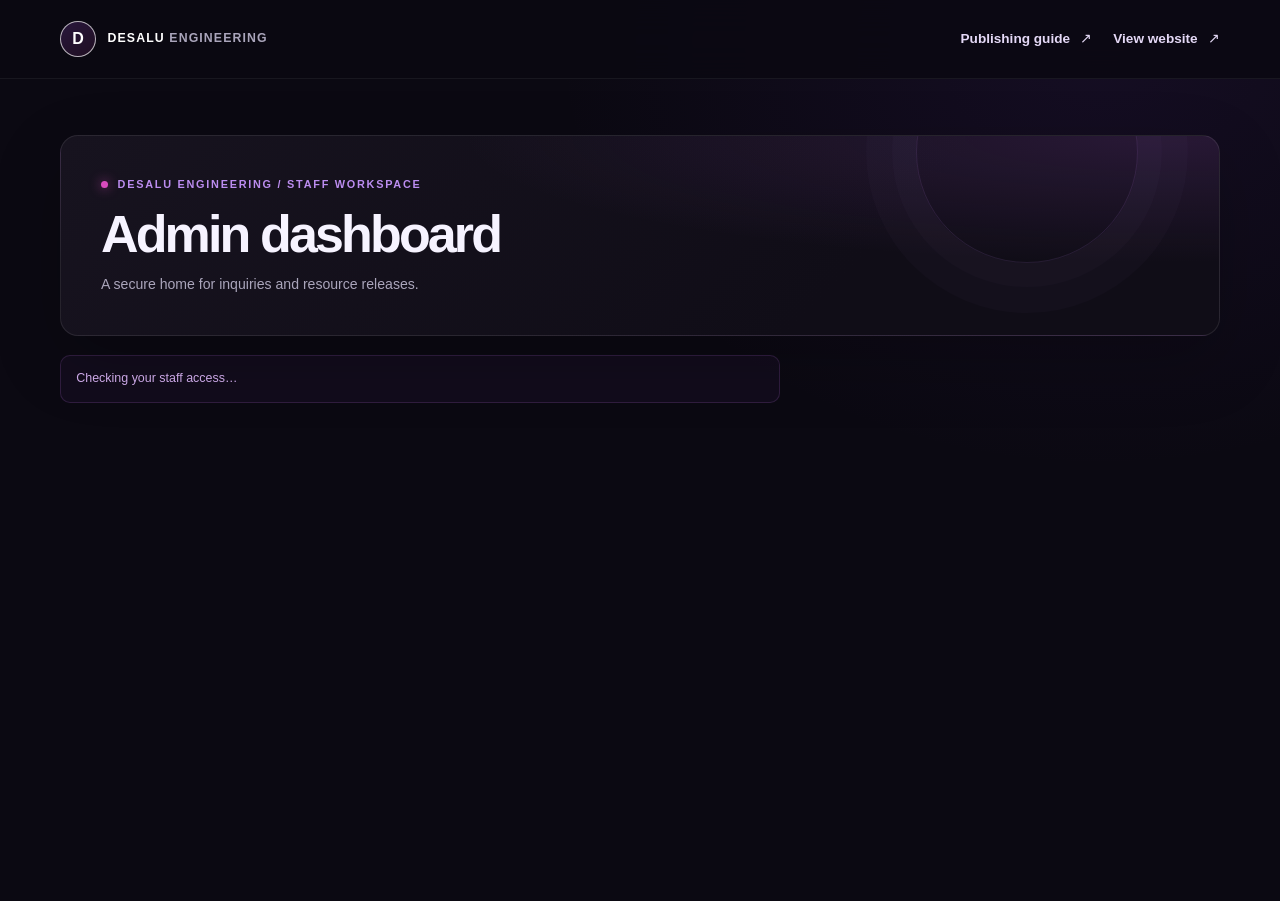
<file: admin-dashboard.html>
<!DOCTYPE html>
<html lang="en">
<head>
    <meta charset="UTF-8">
    <meta name="viewport" content="width=device-width, initial-scale=1.0">
    <meta name="theme-color" content="#0b0912">
    <title>Admin dashboard | Desalu Engineering</title>
    <link rel="stylesheet" href="style.css">
    <link rel="stylesheet" href="admin.css">
    <link rel="stylesheet" href="admin-dashboard.css">
    <script type="module" src="admin-dashboard.js"></script>
</head>
<body>
    <header class="site-header">
        <nav class="site-nav page-width" aria-label="Staff navigation">
            <a class="brand" href="index.html" aria-label="Desalu Engineering home">
                <span class="brand-mark" aria-hidden="true">D</span>
                <span>DESALU<span class="brand-light"> ENGINEERING</span></span>
            </a>
            <div class="admin-nav-actions">
                <a class="text-link" href="publishing-guide.html">Publishing guide <span aria-hidden="true">↗</span></a>
                <a class="text-link" href="index.html">View website <span aria-hidden="true">↗</span></a>
                <button class="button button-outline admin-signout" id="admin-dashboard-signout" type="button" hidden>Sign out</button>
            </div>
        </nav>
    </header>

    <main class="admin-main page-width staff-dashboard-main">
        <section class="admin-welcome" aria-labelledby="admin-dashboard-title">
            <div class="admin-heading">
                <div>
                    <p class="eyebrow"><span class="eyebrow-dot"></span> DESALU ENGINEERING / STAFF WORKSPACE</p>
                    <h1 id="admin-dashboard-title">Admin dashboard</h1>
                    <p id="admin-dashboard-intro">A secure home for inquiries and resource releases.</p>
                </div>
            </div>
        </section>

        <section class="staff-dashboard-content" id="staff-dashboard-content" hidden aria-label="Staff tools">
            <p class="admin-status" id="admin-dashboard-status" role="status" aria-live="polite"></p>
            <nav class="dashboard-section-nav" aria-label="Dashboard sections">
                <a href="#dashboard-overview">Overview</a>
                <a href="admin.html">Inquiries</a>
                <a href="admin-resources.html">Publishing</a>
                <a href="admin-library.html">Resources</a>
                <a href="admin-review.html">Review queue</a>
                <a href="resources.html">Public library</a>
                <a href="#dashboard-analytics">Analytics</a>
            </nav>

            <section class="dashboard-personalization" aria-label="Dashboard layout controls">
                <p>Arrange your dashboard widgets with the move buttons or drag them into place. Your layout is private to your staff account.</p>
                <div class="dashboard-layout-actions">
                    <button class="button button-outline" id="dashboard-save-layout" type="button">Save layout</button>
                    <button class="button button-outline" id="dashboard-reset-layout" type="button">Reset layout</button>
                    <span id="dashboard-layout-status" role="status" aria-live="polite"></span>
                </div>
            </section>

            <div class="dashboard-widgets" id="dashboard-widgets">
            <section class="dashboard-overview" id="dashboard-overview" aria-labelledby="dashboard-overview-title" data-dashboard-widget="overview">
                <div class="dashboard-section-heading">
                    <div>
                        <p class="eyebrow">AT A GLANCE</p>
                        <h2 id="dashboard-overview-title">Workspace overview</h2>
                    </div>
                    <span class="dashboard-refresh-note">Live Supabase data</span>
                </div>
                <div class="dashboard-summary-grid" aria-label="Workspace totals">
                    <article class="dashboard-summary-card">
                        <span class="dashboard-summary-label">Published resources</span>
                        <strong id="dashboard-published-resources">—</strong>
                    </article>
                    <article class="dashboard-summary-card">
                        <span class="dashboard-summary-label">Published releases</span>
                        <strong id="dashboard-published-releases">—</strong>
                    </article>
                    <article class="dashboard-summary-card">
                        <span class="dashboard-summary-label">Open inquiries</span>
                        <strong id="dashboard-open-inquiries">—</strong>
                    </article>
                    <article class="dashboard-summary-card">
                        <span class="dashboard-summary-label">Draft releases</span>
                        <strong id="dashboard-draft-releases">—</strong>
                    </article>
                    <article class="dashboard-summary-card">
                        <span class="dashboard-summary-label">Awaiting release review</span>
                        <strong id="dashboard-in-review-releases">—</strong>
                    </article>
                    <article class="dashboard-summary-card">
                        <span class="dashboard-summary-label">Pending resource reports</span>
                        <strong id="dashboard-pending-reports">—</strong>
                    </article>
                </div>
            </section>

            <section class="dashboard-activity-grid" id="dashboard-activity" aria-label="Recent workspace activity" data-dashboard-widget="activity">
                <article class="dashboard-activity-panel">
                    <div class="dashboard-section-heading">
                        <div>
                            <p class="eyebrow">PRODUCT LIBRARY</p>
                            <h2>Latest releases</h2>
                        </div>
                        <a class="dashboard-inline-link" href="resources.html">View library <span aria-hidden="true">↗</span></a>
                    </div>
                    <ol class="dashboard-activity-list" id="dashboard-recent-releases" aria-live="polite">
                        <li class="dashboard-activity-empty">Loading releases…</li>
                    </ol>
                </article>
                <article class="dashboard-activity-panel">
                    <div class="dashboard-section-heading">
                        <div>
                            <p class="eyebrow">ADMINISTRATION</p>
                            <h2>Recent staff activity</h2>
                        </div>
                        <a class="dashboard-inline-link" href="admin-review.html">Review queue <span aria-hidden="true">↗</span></a>
                    </div>
                    <ol class="dashboard-activity-list" id="dashboard-recent-admin-activity" aria-live="polite">
                        <li class="dashboard-activity-empty">Loading activity…</li>
                    </ol>
                </article>
                <article class="dashboard-activity-panel">
                    <div class="dashboard-section-heading">
                        <div>
                            <p class="eyebrow">CLIENT SERVICES</p>
                            <h2>Recent inquiries</h2>
                        </div>
                        <a class="dashboard-inline-link" href="admin.html">Open inbox <span aria-hidden="true">↗</span></a>
                    </div>
                    <ol class="dashboard-activity-list" id="dashboard-recent-inquiries" aria-live="polite">
                        <li class="dashboard-activity-empty">Loading inquiries…</li>
                    </ol>
                </article>
            </section>

            <section class="dashboard-quick-actions" id="dashboard-quick-actions" aria-labelledby="dashboard-quick-actions-title" data-dashboard-widget="quick-actions">
                <div class="dashboard-section-heading">
                    <div>
                        <p class="eyebrow">SHORTCUTS</p>
                        <h2 id="dashboard-quick-actions-title">Quick actions</h2>
                    </div>
                </div>
                <div class="staff-tool-grid">
                    <a class="staff-tool-card" href="admin.html">
                        <span class="staff-tool-icon" aria-hidden="true">✉</span>
                        <span class="staff-tool-eyebrow">CLIENT SERVICES</span>
                        <h2>Review inquiries</h2>
                        <p>Open requests, update follow-up status, and keep private staff notes.</p>
                        <span class="staff-tool-link">Open inquiry inbox <span aria-hidden="true">↗</span></span>
                    </a>
                    <a class="staff-tool-card" href="admin-resources.html">
                        <span class="staff-tool-icon" aria-hidden="true">＋</span>
                        <span class="staff-tool-eyebrow">PRODUCT LIBRARY</span>
                        <h2>Publish a resource</h2>
                        <p>Choose the WordPress, Android, iOS, or web release workflow.</p>
                        <span class="staff-tool-link">Choose a publishing workflow <span aria-hidden="true">↗</span></span>
                    </a>
                    <a class="staff-tool-card" href="admin-library.html">
                        <span class="staff-tool-icon" aria-hidden="true">▤</span>
                        <span class="staff-tool-eyebrow">PRODUCT LIBRARY</span>
                        <h2>Manage releases</h2>
                        <p>Search resources, review release history, and manage published availability.</p>
                        <span class="staff-tool-link">Open resource manager <span aria-hidden="true">↗</span></span>
                    </a>
                    <a class="staff-tool-card" href="admin-review.html">
                        <span class="staff-tool-icon" aria-hidden="true">✓</span>
                        <span class="staff-tool-eyebrow">QUALITY CONTROL</span>
                        <h2>Review releases</h2>
                        <p>Approve new releases, send correction notes, and resolve user reports.</p>
                        <span class="staff-tool-link">Open review queue <span aria-hidden="true">↗</span></span>
                    </a>
                </div>
            </section>
            <section class="dashboard-analytics" id="dashboard-analytics" aria-labelledby="dashboard-analytics-title" data-dashboard-widget="analytics">
                <div class="dashboard-section-heading">
                    <div>
                        <p class="eyebrow">AGGREGATE ONLY</p>
                        <h2 id="dashboard-analytics-title">Downloads and storage</h2>
                        <p class="dashboard-analytics-caption">Reports use aggregate counts. Individual download history remains private to each user until account deletion. Storage history starts when staff opens this report and has no earlier snapshots.</p>
                    </div>
                    <span class="dashboard-refresh-note" id="dashboard-analytics-period">Last 30 days</span>
                </div>
                <div class="dashboard-analytics-summary" aria-label="Download totals">
                    <article class="dashboard-summary-card">
                        <span class="dashboard-summary-label">Downloads, last 30 days</span>
                        <strong id="dashboard-downloads-current">—</strong>
                    </article>
                    <article class="dashboard-summary-card">
                        <span class="dashboard-summary-label">Downloads, previous 30 days</span>
                        <strong id="dashboard-downloads-previous">—</strong>
                    </article>
                    <article class="dashboard-summary-card">
                        <span class="dashboard-summary-label">Release bucket storage</span>
                        <strong id="dashboard-storage-current">—</strong>
                    </article>
                </div>
                <div class="dashboard-analytics-grid">
                    <section class="dashboard-analytics-panel" aria-labelledby="dashboard-daily-heading">
                        <h3 id="dashboard-daily-heading">Daily downloads · 30 days</h3>
                        <div class="dashboard-chart-list" id="dashboard-daily-downloads"></div>
                    </section>
                    <section class="dashboard-analytics-panel" aria-labelledby="dashboard-weekly-heading">
                        <h3 id="dashboard-weekly-heading">Weekly downloads · 12 weeks</h3>
                        <div class="dashboard-chart-list" id="dashboard-weekly-downloads"></div>
                    </section>
                    <section class="dashboard-analytics-panel" aria-labelledby="dashboard-popular-heading">
                        <h3 id="dashboard-popular-heading">Popular resources · 30 days</h3>
                        <ol class="dashboard-analytics-list" id="dashboard-popular-resources"></ol>
                    </section>
                    <section class="dashboard-analytics-panel" aria-labelledby="dashboard-categories-heading">
                        <h3 id="dashboard-categories-heading">Category trends · 30 days</h3>
                        <ol class="dashboard-analytics-list" id="dashboard-category-downloads"></ol>
                    </section>
                    <section class="dashboard-analytics-panel" aria-labelledby="dashboard-storage-heading">
                        <h3 id="dashboard-storage-heading">Observed storage · 30 days</h3>
                        <div class="dashboard-chart-list" id="dashboard-storage-history"></div>
                    </section>
                </div>
                <p class="admin-status" id="dashboard-analytics-status" role="status" aria-live="polite">Loading aggregate analytics…</p>
            </section>
            </div>
        </section>

        <section class="staff-dashboard-gate" id="admin-dashboard-gate">
            <p class="admin-status" id="admin-dashboard-status-gate" role="status" aria-live="polite">Checking your staff access…</p>
            <a class="button" id="admin-dashboard-signin" href="auth.html" hidden>Sign in to the staff account</a>
        </section>
    </main>
</body>
</html>
</file>
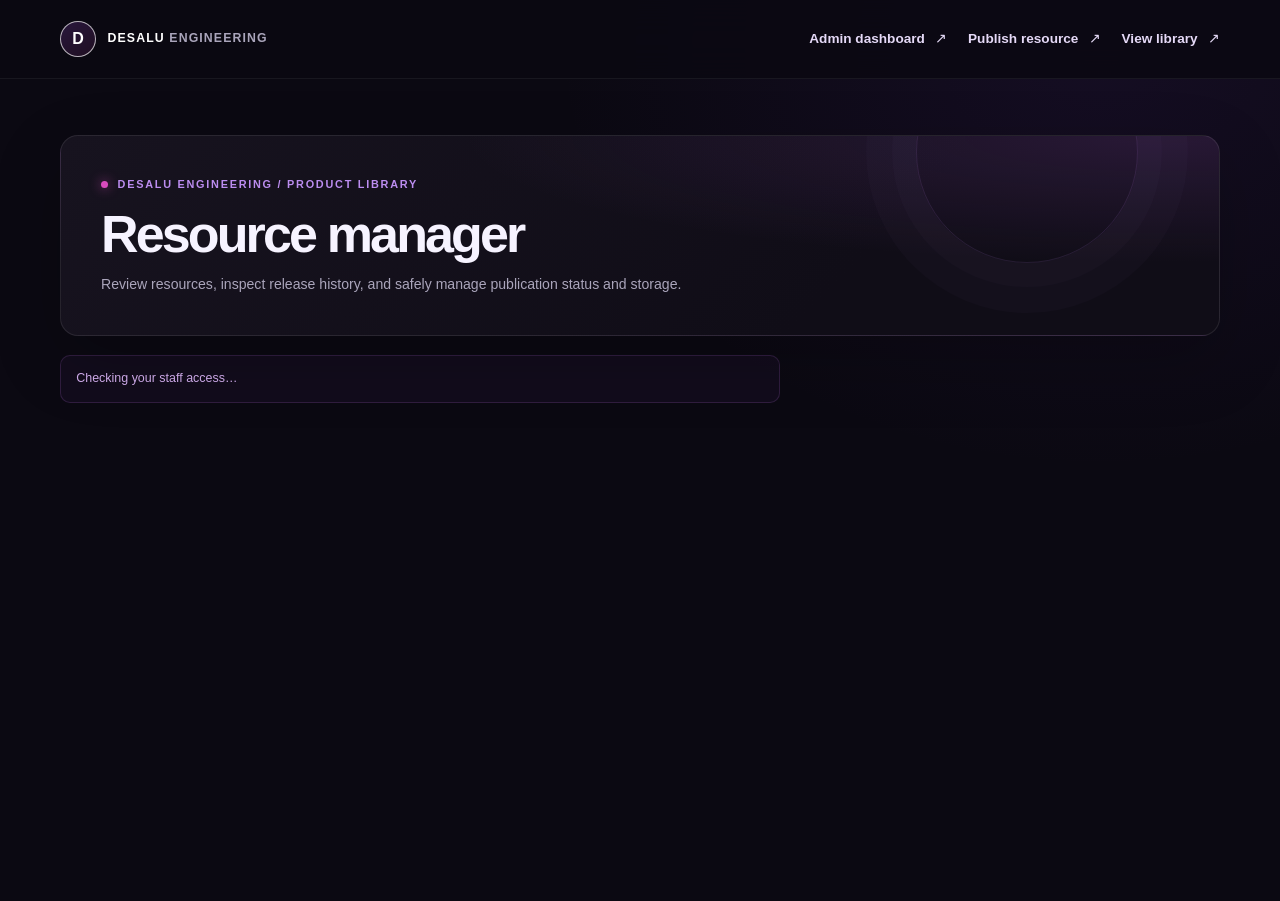
<file: admin-library.html>
<!DOCTYPE html>
<html lang="en">
<head>
    <meta charset="UTF-8">
    <meta name="viewport" content="width=device-width, initial-scale=1.0">
    <meta name="theme-color" content="#0b0912">
    <title>Resource manager | Desalu Engineering</title>
    <link rel="stylesheet" href="style.css">
    <link rel="stylesheet" href="admin.css">
    <link rel="stylesheet" href="admin-dashboard.css">
    <link rel="stylesheet" href="admin-library.css">
    <script type="module" src="admin-dashboard.js"></script>
    <script type="module" src="admin-library.js"></script>
</head>
<body>
    <header class="site-header">
        <nav class="site-nav page-width" aria-label="Staff navigation">
            <a class="brand" href="index.html" aria-label="Desalu Engineering home">
                <span class="brand-mark" aria-hidden="true">D</span>
                <span>DESALU<span class="brand-light"> ENGINEERING</span></span>
            </a>
            <div class="admin-nav-actions">
                <a class="text-link" href="admin-dashboard.html">Admin dashboard <span aria-hidden="true">↗</span></a>
                <a class="text-link" href="admin-resources.html">Publish resource <span aria-hidden="true">↗</span></a>
                <a class="text-link" href="resources.html">View library <span aria-hidden="true">↗</span></a>
                <button class="button button-outline admin-signout" id="admin-dashboard-signout" type="button" hidden>Sign out</button>
            </div>
        </nav>
    </header>

    <main class="admin-main page-width staff-dashboard-main">
        <section class="admin-welcome" aria-labelledby="resource-manager-title">
            <div class="admin-heading">
                <div>
                    <p class="eyebrow"><span class="eyebrow-dot"></span> DESALU ENGINEERING / PRODUCT LIBRARY</p>
                    <h1 id="resource-manager-title">Resource manager</h1>
                    <p>Review resources, inspect release history, and safely manage publication status and storage.</p>
                </div>
            </div>
        </section>

        <section class="staff-dashboard-content" id="staff-dashboard-content" hidden aria-label="Resource manager tools">
            <p class="admin-status" id="admin-dashboard-status" role="status" aria-live="polite"></p>
            <nav class="dashboard-section-nav" aria-label="Dashboard sections">
                <a href="admin-dashboard.html">Overview</a>
                <a href="admin.html">Inquiries</a>
                <a href="admin-resources.html">Publishing</a>
                <a href="admin-library.html" aria-current="page">Resources</a>
                <a href="admin-review.html">Review queue</a>
            </nav>

            <section class="library-storage-panel" aria-labelledby="library-storage-title">
                <div class="dashboard-section-heading">
                    <div>
                        <p class="eyebrow">PRIVATE STORAGE</p>
                        <h2 id="library-storage-title">Storage overview</h2>
                    </div>
                    <button class="button button-outline library-storage-scan" id="library-storage-scan" type="button">Scan storage</button>
                </div>
                <p class="library-storage-note">A scan checks release objects against every recorded release path. Cleanup only offers unreferenced release files.</p>
                <div class="library-storage-metrics" aria-label="Storage usage">
                    <div><span>Files</span><strong id="library-storage-files">Not scanned</strong></div>
                    <div><span>Used</span><strong id="library-storage-used">Not scanned</strong></div>
                    <div><span>Unreferenced release files</span><strong id="library-storage-orphans">Not scanned</strong></div>
                </div>
                <p class="admin-status library-storage-status" id="library-storage-status" role="status" aria-live="polite"></p>
                <button class="button button-outline library-cleanup-button" id="library-storage-cleanup" type="button" disabled>Remove unreferenced files</button>
            </section>

            <section class="library-resource-section" aria-labelledby="library-resources-title">
                <div class="dashboard-section-heading">
                    <div>
                        <p class="eyebrow">CATALOG MANAGEMENT</p>
                        <h2 id="library-resources-title">Resources and releases</h2>
                    </div>
                    <a class="dashboard-inline-link" href="admin-resources.html">Publish a resource <span aria-hidden="true">↗</span></a>
                </div>
                <div class="library-filter-bar">
                    <label class="library-search-label" for="library-search">Search resources</label>
                    <input id="library-search" type="search" placeholder="Name, ID, summary, or author">
                    <label for="library-status-filter">Status</label>
                    <select id="library-status-filter">
                        <option value="all">All statuses</option>
                        <option value="published">Published</option>
                        <option value="draft">Draft</option>
                        <option value="retired">Retired</option>
                    </select>
                    <label for="library-type-filter">Type</label>
                    <select id="library-type-filter">
                        <option value="all">All types</option>
                        <option value="wordpress-theme">WordPress theme</option>
                        <option value="wordpress-plugin">WordPress plugin</option>
                        <option value="android-app">Android app</option>
                        <option value="ios-app">iOS app</option>
                        <option value="html-css">HTML / CSS / JS</option>
                    </select>
                </div>
                <p class="admin-status library-list-status" id="library-list-status" role="status" aria-live="polite">Loading resources…</p>
                <div class="library-resource-list" id="library-resource-list" aria-live="polite"></div>
            </section>
        </section>

        <section class="staff-dashboard-gate" id="admin-dashboard-gate">
            <p class="admin-status" id="admin-dashboard-status-gate" role="status" aria-live="polite">Checking your staff access…</p>
            <a class="button" id="admin-dashboard-signin" href="auth.html" hidden>Sign in to the staff account</a>
        </section>
    </main>
</body>
</html>
</file>
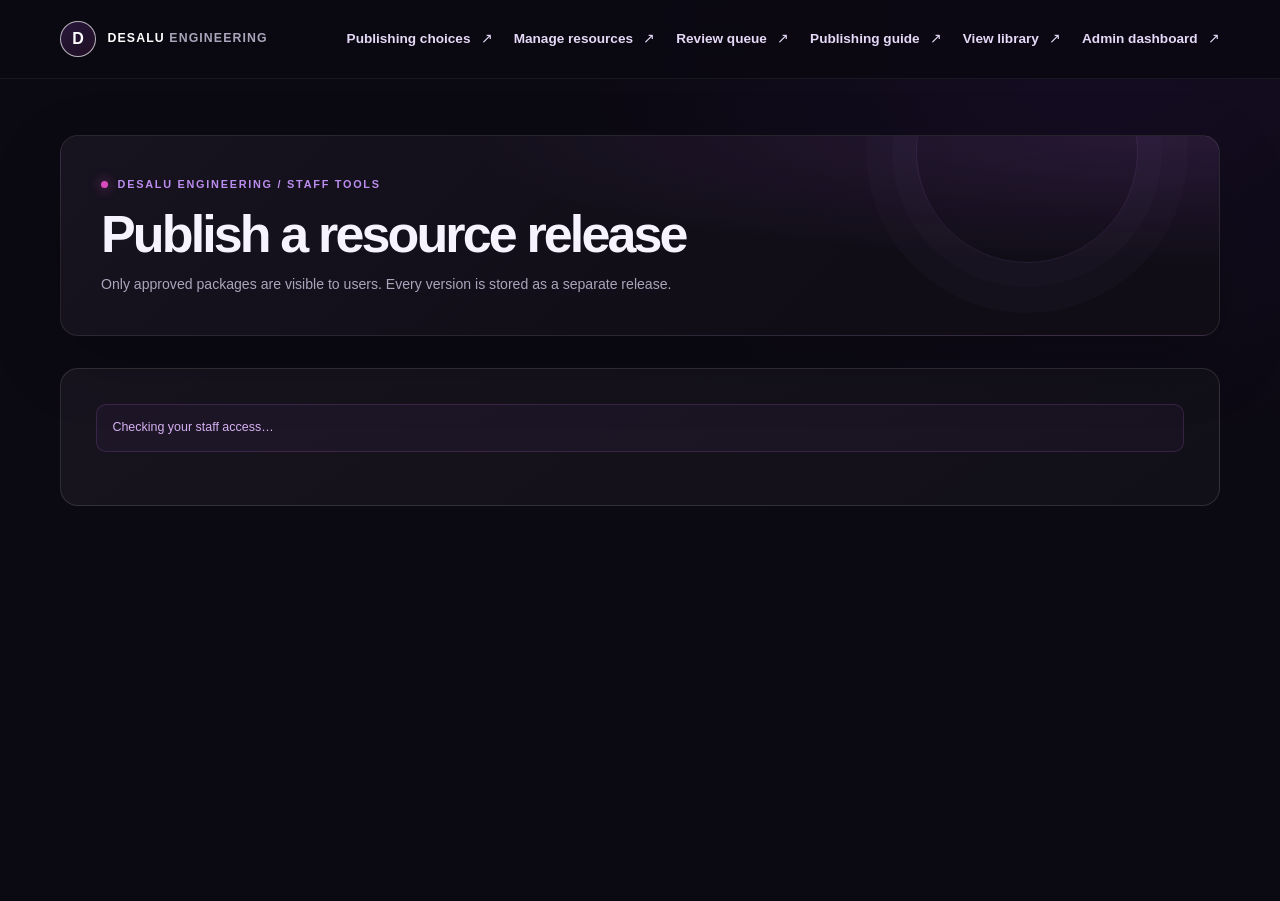
<file: admin-publish.html>
<!DOCTYPE html>
<html lang="en">
<head>
    <meta charset="UTF-8">
    <meta name="viewport" content="width=device-width, initial-scale=1.0">
    <meta name="theme-color" content="#0b0912">
    <title>Publish a release | Desalu Engineering</title>
    <link rel="stylesheet" href="style.css">
    <link rel="stylesheet" href="admin.css">
    <link rel="stylesheet" href="admin-resources.css">
    <script type="module" src="admin-resources.js"></script>
</head>
<body>
    <header class="site-header">
        <nav class="site-nav page-width" aria-label="Staff navigation">
            <a class="brand" href="index.html" aria-label="Desalu Engineering home">
                <span class="brand-mark" aria-hidden="true">D</span>
                <span>DESALU<span class="brand-light"> ENGINEERING</span></span>
            </a>
            <div class="admin-nav-actions">
                <a class="text-link" href="admin-resources.html">Publishing choices <span aria-hidden="true">↗</span></a>
                <a class="text-link" href="admin-library.html">Manage resources <span aria-hidden="true">↗</span></a>
                <a class="text-link" href="admin-review.html">Review queue <span aria-hidden="true">↗</span></a>
                <a class="text-link" href="publishing-guide.html">Publishing guide <span aria-hidden="true">↗</span></a>
                <a class="text-link" href="resources.html">View library <span aria-hidden="true">↗</span></a>
                <a class="text-link" href="admin-dashboard.html">Admin dashboard <span aria-hidden="true">↗</span></a>
            </div>
        </nav>
    </header>

    <main class="admin-main page-width resource-admin-main">
        <section class="admin-welcome" aria-labelledby="resource-admin-title">
            <div class="admin-heading">
                <div>
                    <p class="eyebrow"><span class="eyebrow-dot"></span> DESALU ENGINEERING / STAFF TOOLS</p>
                    <h1 id="resource-admin-title">Publish a resource release</h1>
                    <p id="publish-intro">Only approved packages are visible to users. Every version is stored as a separate release.</p>
                </div>
            </div>
        </section>

        <section class="resource-publish-panel">
            <p class="admin-status" id="publish-access-status" role="status" aria-live="polite">Checking your staff access…</p>
            <a class="button" id="resource-admin-signin" href="auth.html?returnTo=resourceAdmin#signin" hidden>Sign in</a>
            <form class="resource-publish-form" id="resource-publish-form" hidden>
                <input type="hidden" name="type">
                <div class="resource-publish-grid">
                    <label>
                        Resource ID <span aria-hidden="true">*</span>
                        <input name="resourceId" type="text" maxlength="80" pattern="[a-z0-9]+(-[a-z0-9]+)*"
                            placeholder="my-android-app" required>
                        <small>Use lowercase letters, numbers, and hyphens. Reuse the same ID for later versions.</small>
                    </label>
                    <label>
                        Resource title <span aria-hidden="true">*</span>
                        <input name="title" type="text" maxlength="100" required>
                    </label>
                    <label class="platform-field" data-platform-field="wordpress">
                        WordPress resource type <span aria-hidden="true">*</span>
                        <select id="wordpress-resource-type" required>
                            <option value="wordpress-theme">WordPress theme</option>
                            <option value="wordpress-plugin">WordPress plugin</option>
                        </select>
                    </label>
                    <label>
                        Author or publisher <span aria-hidden="true">*</span>
                        <input name="author" type="text" maxlength="100" required>
                    </label>
                    <label class="resource-field-wide">
                        Short description <span aria-hidden="true">*</span>
                        <textarea name="summary" rows="3" minlength="20" maxlength="600" required></textarea>
                    </label>
                    <label>
                        Category
                        <input name="category" type="text" maxlength="60" placeholder="Productivity, finance, business">
                    </label>
                    <label>
                        Developer or publisher display name
                        <input name="developer" type="text" maxlength="100" placeholder="Shown on the public listing">
                    </label>
                    <label class="resource-field-wide">
                        Search tags
                        <input name="tags" type="text" maxlength="500" placeholder="calculator, finance, offline">
                        <small>Separate up to 12 short tags with commas.</small>
                    </label>
                    <label>
                        License <span aria-hidden="true">*</span>
                        <input name="license" type="text" maxlength="100" required>
                        <small>Use the package's actual license; do not assume ownership or redistribution rights.</small>
                    </label>
                    <label>
                        Support page URL
                        <input name="supportUrl" type="url" maxlength="300" placeholder="https://example.com/support">
                        <small>Use a public HTTPS link. Leave blank if not available.</small>
                    </label>
                    <label>
                        Privacy policy URL
                        <input name="privacyPolicyUrl" type="url" maxlength="300" placeholder="https://example.com/privacy">
                    </label>
                    <label class="resource-field-wide">
                        App or product icon image URL
                        <input name="iconUrl" type="url" maxlength="500" placeholder="https://example.com/icon.png">
                        <small>Use an image you have permission to publish, served over HTTPS. The image URL is public.</small>
                    </label>
                    <label class="resource-field-wide">
                        Screenshot image URLs
                        <textarea name="screenshots" rows="3" maxlength="3000" placeholder="One HTTPS image URL per line"></textarea>
                        <small>Up to 6 public HTTPS image URLs. Do not include private or tracking links.</small>
                    </label>
                    <label>
                        Version <span aria-hidden="true">*</span>
                        <input name="version" type="text" maxlength="32" pattern="[A-Za-z0-9.+_\-]+"
                            placeholder="1.0.0" required>
                    </label>
                    <label class="platform-field" data-platform-field="wordpress">
                        Supported WordPress versions
                        <input name="supportedWordPress" type="text" maxlength="80" placeholder="6.6 or later">
                    </label>
                    <label class="platform-field" data-platform-field="wordpress">
                        PHP requirement
                        <input name="requiresPHP" type="text" maxlength="40" placeholder="7.4 or later">
                    </label>
                    <label class="resource-field-wide">
                        <span id="requirements-label">Platform and runtime requirements</span>
                        <input name="requires" type="text" maxlength="300" placeholder="Supported platforms, runtimes, or required services">
                    </label>
                    <label class="resource-field-wide">
                        Setup and installation <span aria-hidden="true">*</span>
                        <textarea name="setup" rows="5" minlength="20" maxlength="3000" required></textarea>
                    </label>
                    <label class="resource-field-wide">
                        Release notes
                        <textarea name="changelog" rows="3" maxlength="2000"></textarea>
                    </label>
                    <label class="resource-field-wide platform-field" data-platform-field="zip">
                        Project ZIP <span aria-hidden="true">*</span>
                        <input name="package" type="file" accept=".zip,application/zip" required>
                        <small>Maximum 50 MB. Review the archive, licenses, compatibility, and clean installation before publishing.</small>
                    </label>
                    <label class="platform-field" data-platform-field="android">
                        Android build format <span aria-hidden="true">*</span>
                        <select name="androidBuildFormat" required>
                            <option value="apk">APK (direct installation)</option>
                            <option value="aab">AAB (Android App Bundle)</option>
                        </select>
                    </label>
                    <label class="platform-field" data-platform-field="android">
                        Android build file <span aria-hidden="true">*</span>
                        <input name="androidBuild" type="file"
                            accept=".apk,.aab,application/vnd.android.package-archive,application/octet-stream" required>
                        <small>Maximum 50 MB. Select a file matching the chosen APK or AAB format.</small>
                    </label>
                    <label class="resource-field-wide platform-field" data-platform-field="android">
                        Source project ZIP <span aria-hidden="true">*</span>
                        <input name="sourcePackage" type="file" accept=".zip,application/zip" required>
                        <small>Maximum 50 MB. This is a separate download from the Android build.</small>
                    </label>
                </div>
                <section class="resource-release-preview" aria-labelledby="release-preview-title">
                    <p class="eyebrow">BEFORE YOU PUBLISH</p>
                    <h2 id="release-preview-title">Release preview</h2>
                    <strong class="resource-preview-name" id="release-preview-name">Your resource title</strong>
                    <span class="resource-preview-version" id="release-preview-version">Resource ID · Version</span>
                    <p id="release-preview-summary">Your short description will appear here.</p>
                    <dl>
                        <div><dt>Platform</dt><dd id="release-preview-platform">Selected publishing workflow</dd></div>
                        <div><dt>Requirements</dt><dd id="release-preview-requirements">Not specified</dd></div>
                        <div><dt>Build files</dt><dd id="release-preview-files">No files selected</dd></div>
                    </dl>
                    <p class="resource-preview-note">Review the preview and confirm the package ownership, licensing, safety, and test checklist below before uploading.</p>
                    <a class="resource-preview-guide-link" id="release-publishing-guide" href="publishing-guide.html">Read instructions for this release type</a>
                </section>
                <label class="resource-review-attestation">
                    <input name="reviewed" type="checkbox" required>
                    <span id="review-attestation-copy">I verified the right to redistribute this package and its assets, checked for secrets and client data, reviewed the archive, and tested it on a clean compatible installation.</span>
                </label>
                <p class="resource-publish-status" id="resource-publish-status" role="status" aria-live="polite"></p>
                <div class="resource-publish-actions">
                    <button class="button" id="publish-resource-button" type="submit">Upload and submit for review</button>
                    <a class="button button-outline" href="admin-resources.html">Back to publishing choices</a>
                    <a class="button button-outline" href="resources.html">Open resource library</a>
                </div>
            </form>
        </section>
    </main>
</body>
</html>
</file>
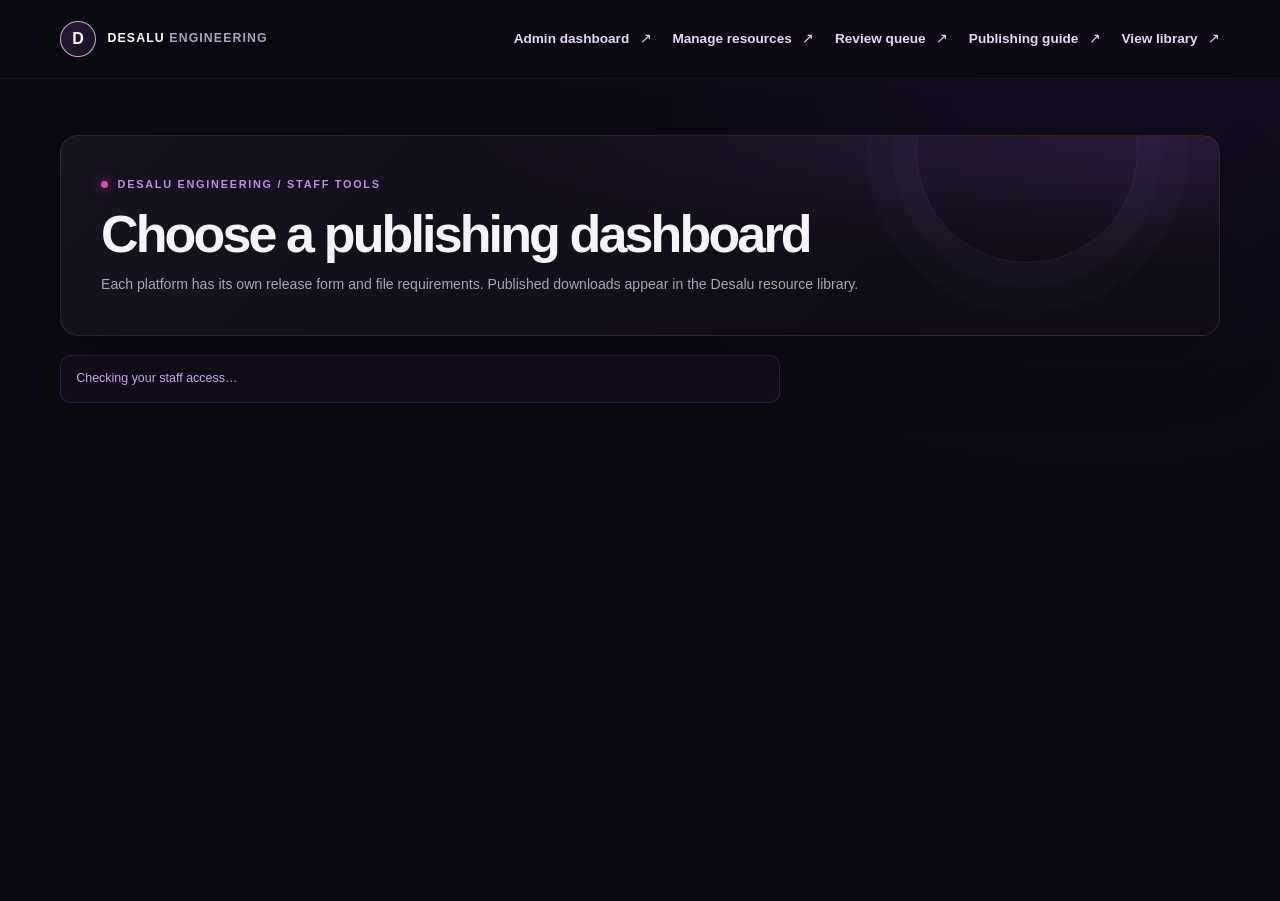
<file: admin-resources.html>
<!DOCTYPE html>
<html lang="en">
<head>
    <meta charset="UTF-8">
    <meta name="viewport" content="width=device-width, initial-scale=1.0">
    <meta name="theme-color" content="#0b0912">
    <title>Resource publishing | Desalu Engineering</title>
    <link rel="stylesheet" href="style.css">
    <link rel="stylesheet" href="admin.css">
    <link rel="stylesheet" href="admin-dashboard.css">
    <script type="module" src="admin-dashboard.js"></script>
</head>
<body>
    <header class="site-header">
        <nav class="site-nav page-width" aria-label="Staff navigation">
            <a class="brand" href="index.html" aria-label="Desalu Engineering home">
                <span class="brand-mark" aria-hidden="true">D</span>
                <span>DESALU<span class="brand-light"> ENGINEERING</span></span>
            </a>
            <div class="admin-nav-actions">
                <a class="text-link" href="admin-dashboard.html">Admin dashboard <span aria-hidden="true">↗</span></a>
                <a class="text-link" href="admin-library.html">Manage resources <span aria-hidden="true">↗</span></a>
                <a class="text-link" href="admin-review.html">Review queue <span aria-hidden="true">↗</span></a>
                <a class="text-link" href="publishing-guide.html">Publishing guide <span aria-hidden="true">↗</span></a>
                <a class="text-link" href="resources.html">View library <span aria-hidden="true">↗</span></a>
                <button class="button button-outline admin-signout" id="admin-dashboard-signout" type="button" hidden>Sign out</button>
            </div>
        </nav>
    </header>

    <main class="admin-main page-width staff-dashboard-main">
        <section class="admin-welcome" aria-labelledby="resource-admin-title">
            <div class="admin-heading">
                <div>
                    <p class="eyebrow"><span class="eyebrow-dot"></span> DESALU ENGINEERING / STAFF TOOLS</p>
                    <h1 id="resource-admin-title">Choose a publishing dashboard</h1>
                    <p>Each platform has its own release form and file requirements. Published downloads appear in the Desalu resource library.</p>
                </div>
            </div>
        </section>

        <section class="staff-dashboard-content" id="staff-dashboard-content" hidden aria-label="Publishing dashboards">
            <p class="admin-status" id="admin-dashboard-status" role="status" aria-live="polite"></p>
            <div class="staff-tool-grid">
                <a class="staff-tool-card" href="admin-publish.html?platform=wordpress">
                    <span class="staff-tool-icon" aria-hidden="true">W</span>
                    <span class="staff-tool-eyebrow">WORDPRESS</span>
                    <h2>Themes and plugins</h2>
                    <p>Publish a reviewed, installable theme or plugin ZIP with WordPress and PHP compatibility details.</p>
                    <span class="staff-tool-link">Open WordPress publishing <span aria-hidden="true">↗</span></span>
                </a>
                <a class="staff-tool-card" href="admin-publish.html?platform=android">
                    <span class="staff-tool-icon" aria-hidden="true">A</span>
                    <span class="staff-tool-eyebrow">ANDROID</span>
                    <h2>Android apps</h2>
                    <p>Publish an APK or AAB build and a separate source project ZIP download.</p>
                    <span class="staff-tool-link">Open Android publishing <span aria-hidden="true">↗</span></span>
                </a>
                <a class="staff-tool-card" href="admin-publish.html?platform=ios">
                    <span class="staff-tool-icon" aria-hidden="true">iOS</span>
                    <span class="staff-tool-eyebrow">APPLE PLATFORMS</span>
                    <h2>iOS apps</h2>
                    <p>Publish an Xcode source project ZIP with the release version, requirements, and setup notes.</p>
                    <span class="staff-tool-link">Open iOS publishing <span aria-hidden="true">↗</span></span>
                </a>
                <a class="staff-tool-card" href="admin-publish.html?platform=web">
                    <span class="staff-tool-icon" aria-hidden="true">&lt;/&gt;</span>
                    <span class="staff-tool-eyebrow">WEB</span>
                    <h2>HTML / CSS / JS</h2>
                    <p>Publish a reviewed web project ZIP with its setup and runtime requirements.</p>
                    <span class="staff-tool-link">Open web publishing <span aria-hidden="true">↗</span></span>
                </a>
            </div>
        </section>

        <section class="staff-dashboard-gate" id="admin-dashboard-gate">
            <p class="admin-status" id="admin-dashboard-status-gate" role="status" aria-live="polite">Checking your staff access…</p>
            <a class="button" id="admin-dashboard-signin" href="auth.html" hidden>Sign in to the staff account</a>
        </section>
    </main>
</body>
</html>
</file>
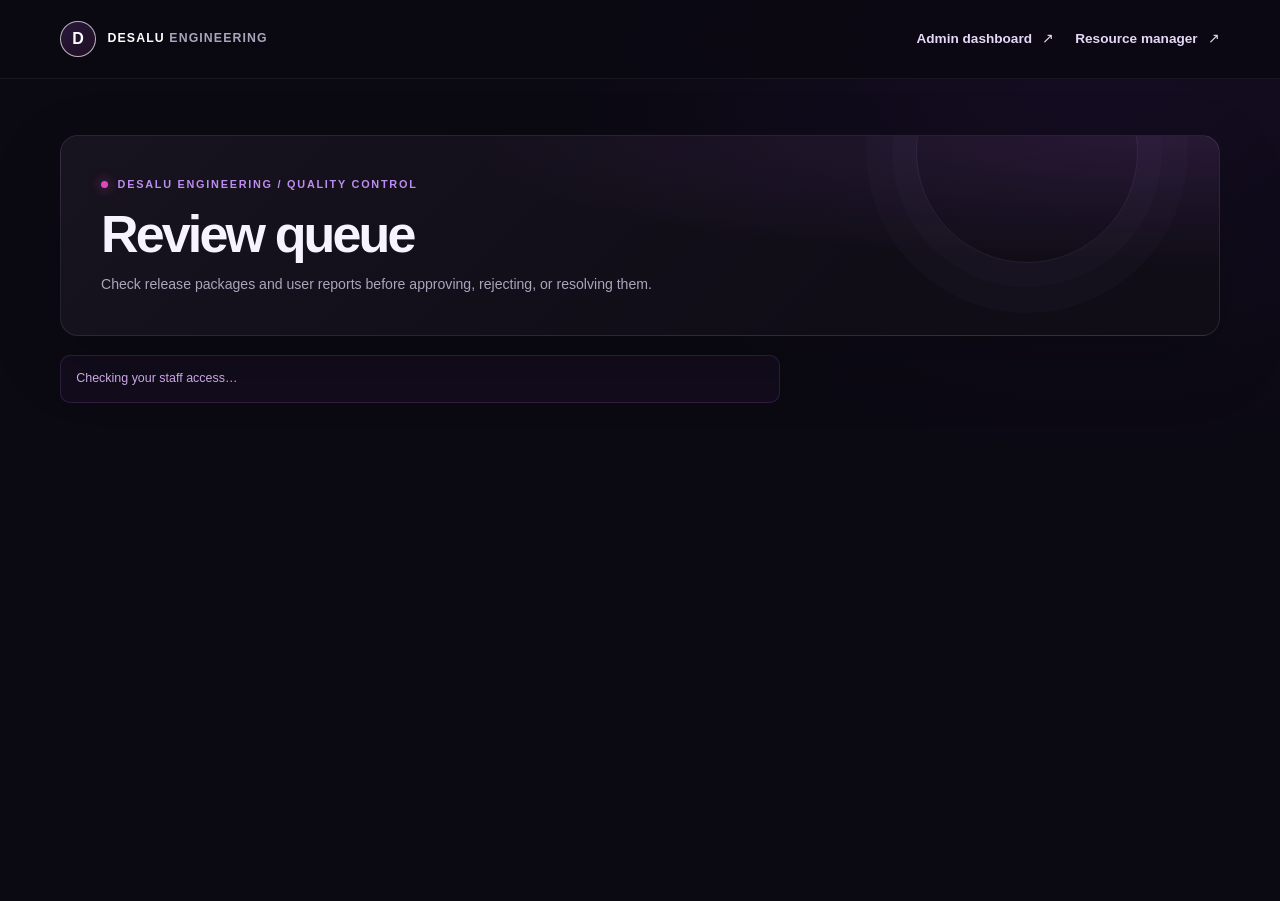
<file: admin-review.html>
<!DOCTYPE html>
<html lang="en">
<head>
    <meta charset="UTF-8">
    <meta name="viewport" content="width=device-width, initial-scale=1.0">
    <meta name="theme-color" content="#0b0912">
    <title>Review queue | Desalu Engineering</title>
    <link rel="stylesheet" href="style.css">
    <link rel="stylesheet" href="admin.css">
    <link rel="stylesheet" href="admin-dashboard.css">
    <link rel="stylesheet" href="admin-library.css">
    <script type="module" src="admin-dashboard.js"></script>
    <script type="module" src="admin-review.js"></script>
</head>
<body>
    <header class="site-header">
        <nav class="site-nav page-width" aria-label="Staff navigation">
            <a class="brand" href="index.html" aria-label="Desalu Engineering home">
                <span class="brand-mark" aria-hidden="true">D</span>
                <span>DESALU<span class="brand-light"> ENGINEERING</span></span>
            </a>
            <div class="admin-nav-actions">
                <a class="text-link" href="admin-dashboard.html">Admin dashboard <span aria-hidden="true">↗</span></a>
                <a class="text-link" href="admin-library.html">Resource manager <span aria-hidden="true">↗</span></a>
                <button class="button button-outline admin-signout" id="admin-dashboard-signout" type="button" hidden>Sign out</button>
            </div>
        </nav>
    </header>

    <main class="admin-main page-width staff-dashboard-main">
        <section class="admin-welcome" aria-labelledby="review-title">
            <div class="admin-heading">
                <div>
                    <p class="eyebrow"><span class="eyebrow-dot"></span> DESALU ENGINEERING / QUALITY CONTROL</p>
                    <h1 id="review-title">Review queue</h1>
                    <p>Check release packages and user reports before approving, rejecting, or resolving them.</p>
                </div>
            </div>
        </section>

        <section class="staff-dashboard-content" id="staff-dashboard-content" hidden aria-label="Review queue">
            <p class="admin-status" id="admin-dashboard-status" role="status" aria-live="polite"></p>
            <nav class="dashboard-section-nav" aria-label="Dashboard sections">
                <a href="admin-dashboard.html">Overview</a>
                <a href="admin.html">Inquiries</a>
                <a href="admin-resources.html">Publishing</a>
                <a href="admin-library.html">Resources</a>
                <a href="admin-review.html" aria-current="page">Review queue</a>
                <a href="publishing-guide.html">Publishing guide</a>
            </nav>

            <section class="library-resource-section" aria-labelledby="review-releases-heading">
                <div class="dashboard-section-heading">
                    <div><p class="eyebrow">PACKAGE APPROVAL</p><h2 id="review-releases-heading">Releases awaiting review</h2></div>
                </div>
                <p class="admin-status" id="review-release-status" role="status" aria-live="polite">Loading release queue…</p>
                <div class="review-queue-list" id="review-release-list"></div>
            </section>

            <section class="library-resource-section" aria-labelledby="review-reports-heading">
                <div class="dashboard-section-heading">
                    <div><p class="eyebrow">USER REPORTS</p><h2 id="review-reports-heading">Resource reports</h2></div>
                </div>
                <p class="admin-status" id="review-report-status" role="status" aria-live="polite">Loading reports…</p>
                <div class="review-queue-list" id="review-report-list"></div>
            </section>

            <section class="library-resource-section" aria-labelledby="activity-log-heading">
                <div class="dashboard-section-heading">
                    <div><p class="eyebrow">ADMINISTRATOR ACTIONS</p><h2 id="activity-log-heading">Recent activity</h2></div>
                </div>
                <p class="admin-status" id="review-activity-status" role="status" aria-live="polite">Loading activity…</p>
                <ol class="dashboard-activity-list" id="review-activity-list" aria-live="polite"></ol>
            </section>
        </section>

        <section class="staff-dashboard-gate" id="admin-dashboard-gate">
            <p class="admin-status" id="admin-dashboard-status-gate" role="status" aria-live="polite">Checking your staff access…</p>
            <a class="button" id="admin-dashboard-signin" href="auth.html" hidden>Sign in to the staff account</a>
        </section>
    </main>
</body>
</html>
</file>
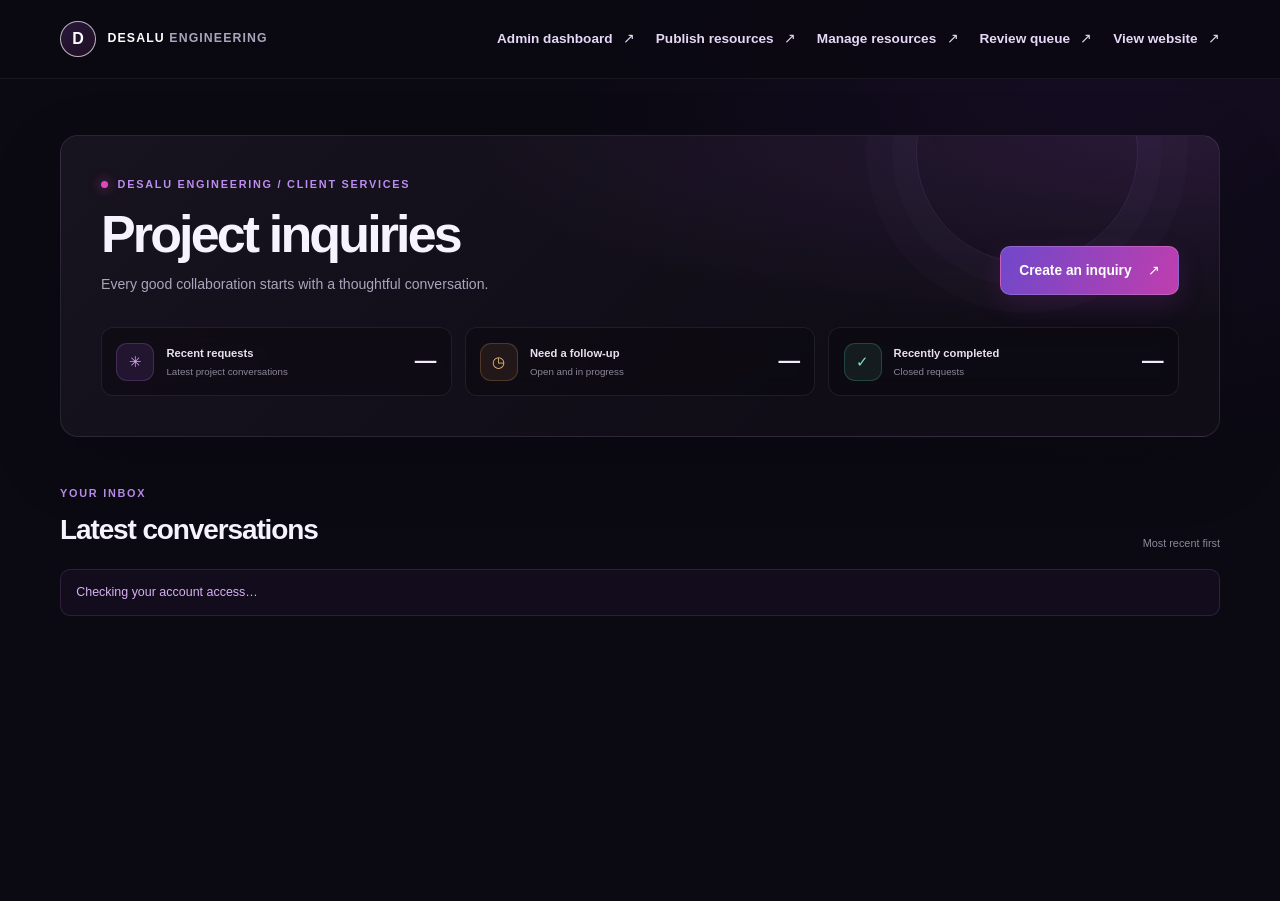
<file: admin.html>
<!DOCTYPE html>
<html lang="en">
<head>
    <meta charset="UTF-8">
    <meta name="viewport" content="width=device-width, initial-scale=1.0">
    <meta name="theme-color" content="#0b0912">
    <title>Project inquiries | Desalu Engineering</title>
    <link rel="stylesheet" href="style.css">
    <link rel="stylesheet" href="admin.css">
    <script type="module" src="admin.js"></script>
</head>
<body>
    <header class="site-header">
        <nav class="site-nav page-width" aria-label="Staff navigation">
            <a class="brand" href="index.html" aria-label="Desalu Engineering home">
                <span class="brand-mark" aria-hidden="true">D</span>
                <span>DESALU<span class="brand-light"> ENGINEERING</span></span>
            </a>
            <div class="admin-nav-actions">
                <a class="text-link" href="admin-dashboard.html">Admin dashboard <span aria-hidden="true">↗</span></a>
                <a class="text-link" href="admin-resources.html">Publish resources <span aria-hidden="true">↗</span></a>
                <a class="text-link" href="admin-library.html">Manage resources <span aria-hidden="true">↗</span></a>
                <a class="text-link" href="admin-review.html">Review queue <span aria-hidden="true">↗</span></a>
                <a class="text-link" href="index.html">View website <span aria-hidden="true">↗</span></a>
                <button class="button button-outline admin-signout" id="admin-signout" type="button" hidden>Sign out</button>
            </div>
        </nav>
    </header>

    <main class="admin-main page-width">
        <section class="admin-welcome" aria-labelledby="admin-title">
            <div class="admin-heading">
                <div>
                    <p class="eyebrow"><span class="eyebrow-dot"></span> DESALU ENGINEERING / CLIENT SERVICES</p>
                    <h1 id="admin-title">Project inquiries</h1>
                    <p>Every good collaboration starts with a thoughtful conversation.</p>
                </div>
                <div class="admin-heading-actions">
                    <span class="inquiry-count" id="inquiry-count" hidden></span>
                    <a class="button admin-primary-action" href="index.html#contact">Create an inquiry <span aria-hidden="true">↗</span></a>
                </div>
            </div>
            <div class="admin-summary" aria-label="Dashboard overview">
                <article class="admin-summary-card">
                    <span class="admin-summary-icon" aria-hidden="true">✳</span>
                    <div><strong>Recent requests</strong><span>Latest project conversations</span></div>
                    <span class="admin-summary-value" id="summary-total">—</span>
                </article>
                <article class="admin-summary-card">
                    <span class="admin-summary-icon summary-icon-active" aria-hidden="true">◷</span>
                    <div><strong>Need a follow-up</strong><span>Open and in progress</span></div>
                    <span class="admin-summary-value" id="summary-open">—</span>
                </article>
                <article class="admin-summary-card">
                    <span class="admin-summary-icon summary-icon-done" aria-hidden="true">✓</span>
                    <div><strong>Recently completed</strong><span>Closed requests</span></div>
                    <span class="admin-summary-value" id="summary-closed">—</span>
                </article>
            </div>
        </section>

        <section class="admin-inbox" aria-labelledby="inbox-title">
            <div class="inbox-heading">
                <div>
                    <p class="eyebrow">YOUR INBOX</p>
                    <h2 id="inbox-title">Latest conversations</h2>
                </div>
                <span class="inbox-sort-label">Most recent first</span>
            </div>
            <p class="admin-status" id="admin-status" role="status" aria-live="polite">Checking your account access…</p>
            <section class="inquiry-list" id="inquiry-list" aria-label="Project inquiry list"></section>
        </section>
    </main>

    <template id="inquiry-card-template">
        <article class="inquiry-card">
            <div class="inquiry-card-main">
                <div class="inquiry-badges">
                    <p class="inquiry-source" hidden></p>
                    <span class="inquiry-status-badge"></span>
                </div>
                <div class="inquiry-card-heading">
                    <div>
                        <p class="inquiry-service"></p>
                        <h2 class="inquiry-name"></h2>
                    </div>
                    <time class="inquiry-date"></time>
                </div>
                <p class="inquiry-contact"></p>
                <p class="inquiry-company"></p>
                <p class="inquiry-timeline"></p>
                <p class="inquiry-message"></p>
                <p class="inquiry-id"></p>
            </div>
            <form class="inquiry-update-form">
                <label>
                    Status
                    <select class="inquiry-status-select" name="status">
                        <option value="new">New</option>
                        <option value="reviewing">Reviewing</option>
                        <option value="contacted">Contacted</option>
                        <option value="in progress">In progress</option>
                        <option value="closed">Closed</option>
                    </select>
                </label>
                <label>
                    Private staff notes
                    <textarea class="inquiry-notes" name="staffNotes" rows="3" maxlength="2000"
                        placeholder="Follow-up notes for the team"></textarea>
                </label>
                <button class="button button-small inquiry-save" type="submit">Save update</button>
                <p class="inquiry-update-status" role="status" aria-live="polite"></p>
            </form>
        </article>
    </template>
</body>
</html>
</file>
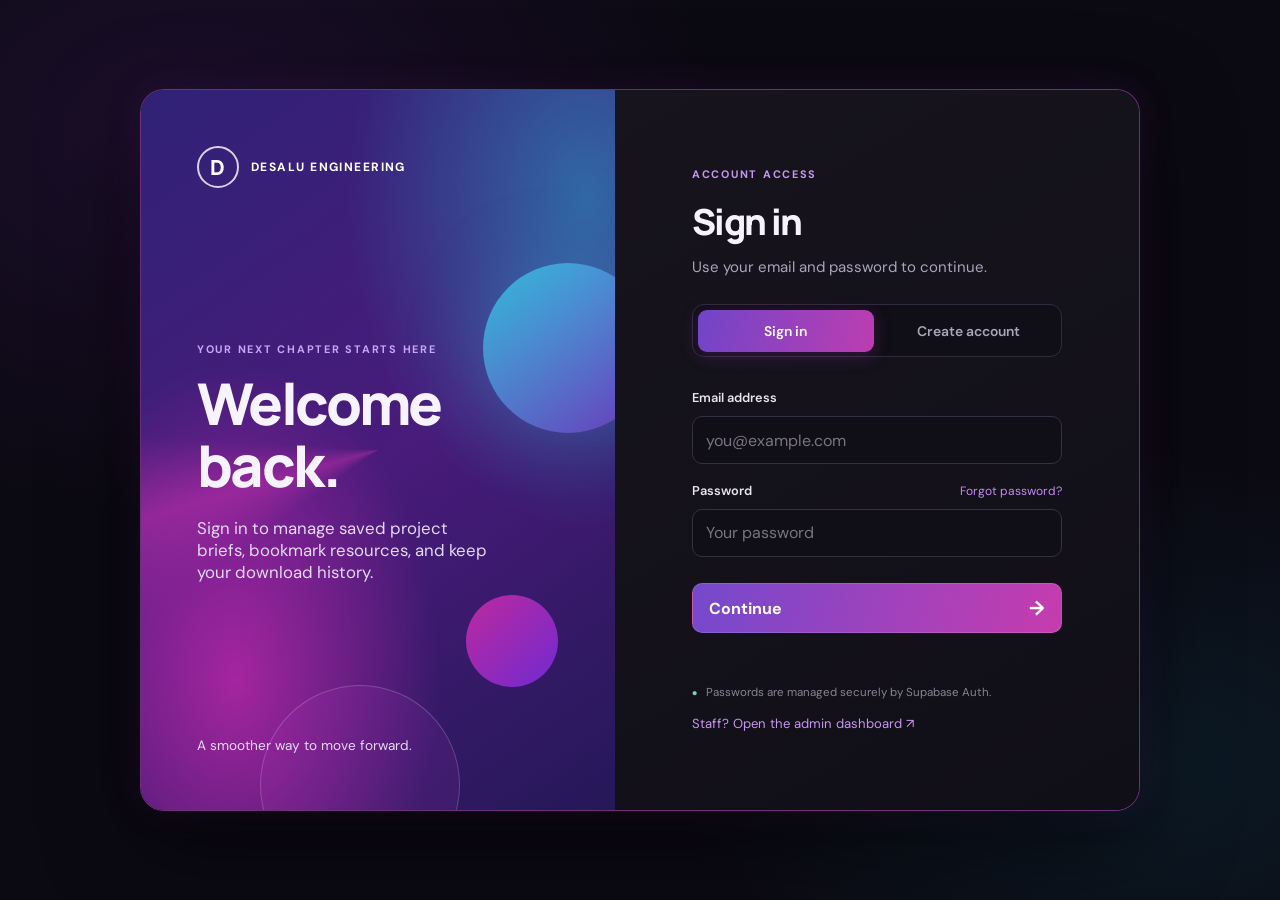
<file: auth.html>
<!DOCTYPE html>
<html lang="en">
<head>
    <meta charset="UTF-8">
    <meta name="viewport" content="width=device-width, initial-scale=1.0">
    <meta name="theme-color" content="#100d20">
    <title>Sign in | Desalu Engineering</title>
    <link rel="stylesheet" href="auth.css">
    <script src="auth-ui.js" defer></script>
    <script type="module" src="auth.js"></script>
</head>
<body>
    <main class="auth-shell">
        <section class="welcome-panel" aria-labelledby="welcome-title">
            <a class="brand" href="index.html" aria-label="Desalu Engineering home">
                <span class="brand-mark" aria-hidden="true">D</span>
                <span>DESALU ENGINEERING</span>
            </a>
            <div class="welcome-copy">
                <p class="eyebrow">YOUR NEXT CHAPTER STARTS HERE</p>
                <h1 id="welcome-title">Welcome back.</h1>
                <p>Sign in to manage saved project briefs, bookmark resources, and keep your download history.</p>
            </div>
            <p class="panel-footer">A smoother way to move forward.</p>
            <span class="orb orb-one" aria-hidden="true"></span>
            <span class="orb orb-two" aria-hidden="true"></span>
            <span class="orb orb-three" aria-hidden="true"></span>
        </section>

        <section class="form-panel" aria-label="Account access">
            <div class="form-content" id="auth-view">
                <p class="eyebrow form-eyebrow">ACCOUNT ACCESS</p>
                <h2 id="auth-heading">Sign in</h2>
                <p class="form-intro" id="auth-intro">Use your email and password to continue.</p>

                <div class="tabs" role="tablist" aria-label="Choose sign in or sign up">
                    <button class="tab is-active" id="signin-tab" type="button" role="tab"
                        aria-selected="true" aria-controls="signin-panel" data-auth-tab="signin">Sign in</button>
                    <button class="tab" id="signup-tab" type="button" role="tab"
                        aria-selected="false" aria-controls="signup-panel" data-auth-tab="signup" tabindex="-1">Create account</button>
                </div>

                <form class="auth-form" id="signin-panel" role="tabpanel" aria-labelledby="signin-tab" data-auth-panel="signin">
                    <label for="signin-email">Email address</label>
                    <input id="signin-email" name="email" type="email" autocomplete="email"
                        placeholder="you@example.com" required>

                    <div class="label-row">
                        <label for="signin-password">Password</label>
                        <button class="text-button" id="reset-password" type="button">Forgot password?</button>
                    </div>
                    <input id="signin-password" name="password" type="password" autocomplete="current-password"
                        placeholder="Your password" required>

                    <button class="submit-button" type="submit">
                        <span>Continue</span><span class="button-arrow" aria-hidden="true">→</span>
                    </button>
                </form>

                <form class="auth-form" id="signup-panel" role="tabpanel" aria-labelledby="signup-tab"
                    data-auth-panel="signup" hidden>
                    <label for="signup-name">Your name</label>
                    <input id="signup-name" name="name" type="text" autocomplete="name"
                        placeholder="Your name" required maxlength="80">

                    <label for="signup-email">Email address</label>
                    <input id="signup-email" name="email" type="email" autocomplete="email"
                        placeholder="you@example.com" required>

                    <label for="signup-password">Password <span class="label-hint">(at least 6 characters)</span></label>
                    <input id="signup-password" name="password" type="password" autocomplete="new-password"
                        placeholder="Create a password" minlength="6" required>

                    <button class="submit-button" type="submit">
                        <span>Create account</span><span class="button-arrow" aria-hidden="true">→</span>
                    </button>
                </form>

                <form class="auth-form" id="reset-password-panel" hidden>
                    <label for="reset-new-password">New password</label>
                    <input id="reset-new-password" name="password" type="password" autocomplete="new-password"
                        minlength="6" placeholder="Choose a new password" required>
                    <label for="reset-confirm-password">Confirm new password</label>
                    <input id="reset-confirm-password" name="confirmPassword" type="password" autocomplete="new-password"
                        minlength="6" placeholder="Enter the new password again" required>
                    <button class="submit-button" type="submit">
                        <span>Update password</span><span class="button-arrow" aria-hidden="true">→</span>
                    </button>
                </form>

                <section class="staff-mfa-panel" id="staff-mfa-panel" hidden aria-labelledby="staff-mfa-title">
                    <p class="eyebrow form-eyebrow">STAFF ACCOUNT SECURITY</p>
                    <h3 id="staff-mfa-title">Verify your staff sign-in</h3>
                    <p class="form-intro" id="staff-mfa-instructions"></p>
                    <img class="staff-mfa-qr" id="staff-mfa-qr" alt="Authenticator enrollment QR code" hidden>
                    <p class="staff-mfa-secret" id="staff-mfa-secret-row" hidden>
                        If you cannot scan the QR code, enter this setup key in your authenticator app:
                        <code id="staff-mfa-secret"></code>
                    </p>
                    <form class="auth-form" id="staff-mfa-code-form" hidden>
                        <label for="staff-mfa-code">6-digit authenticator code</label>
                        <input id="staff-mfa-code" name="code" type="text" inputmode="numeric"
                            autocomplete="one-time-code" pattern="[0-9]{6}" maxlength="6"
                            placeholder="123456" required>
                        <button class="submit-button" id="staff-mfa-verify" type="submit">
                            <span id="staff-mfa-submit-label">Verify code</span><span class="button-arrow" aria-hidden="true">→</span>
                        </button>
                    </form>
                    <button class="text-button" id="staff-mfa-restart" type="button" hidden>Restart authenticator setup</button>
                    <button class="text-button" id="staff-mfa-retry" type="button" hidden>Try the staff security check again</button>
                    <p class="status-message" id="staff-mfa-message" role="status" aria-live="polite"></p>
                </section>

                <p class="status-message" id="auth-message" role="status" aria-live="polite"></p>
                <button class="text-button" id="auth-signout" type="button" hidden>Sign out of this browser</button>
                <p class="secure-note"><span aria-hidden="true">●</span> Passwords are managed securely by Supabase Auth.</p>
                <a class="staff-entry" href="admin-dashboard.html">Staff? Open the admin dashboard <span aria-hidden="true">↗</span></a>
            </div>

            <div class="form-content account-view" id="account-view" hidden>
                <p class="eyebrow form-eyebrow">YOU'RE SIGNED IN</p>
                <h2>Welcome!</h2>
                <p class="form-intro" id="account-email"></p>
                <p class="status-message" id="account-message" role="status" aria-live="polite"></p>
                <button class="submit-button" id="signout-button" type="button">
                    <span>Sign out</span><span class="button-arrow" aria-hidden="true">→</span>
                </button>
                <a class="submit-button staff-dashboard-link" href="admin-dashboard.html">
                    <span>Open admin dashboard</span><span class="button-arrow" aria-hidden="true">→</span>
                </a>
                <section class="workspace-section" aria-labelledby="saved-briefs-title">
                    <div class="workspace-heading">
                        <div>
                            <p class="eyebrow form-eyebrow">YOUR WORKSPACE</p>
                            <h3 id="saved-briefs-title">Saved project briefs</h3>
                        </div>
                        <a class="text-button" href="index.html#planner">Plan a project</a>
                    </div>
                    <p class="workspace-status" id="workspace-status" role="status" aria-live="polite">Loading your saved briefs…</p>
                    <div class="saved-brief-list" id="saved-brief-list"></div>
                </section>
                <section class="workspace-section" aria-labelledby="bookmarked-resources-title">
                    <div class="workspace-heading">
                        <div>
                            <p class="eyebrow form-eyebrow">YOUR LIBRARY</p>
                            <h3 id="bookmarked-resources-title">Bookmarked resources</h3>
                        </div>
                        <a class="text-button" href="resources.html">Browse resources</a>
                    </div>
                    <p class="workspace-status" id="bookmarks-status" role="status" aria-live="polite">Loading bookmarks…</p>
                    <div class="workspace-resource-list" id="bookmarks-list"></div>
                </section>
                <section class="workspace-section" aria-labelledby="download-history-title">
                    <div class="workspace-heading">
                        <div>
                            <p class="eyebrow form-eyebrow">YOUR ACTIVITY</p>
                            <h3 id="download-history-title">Download history</h3>
                        </div>
                    </div>
                    <p class="workspace-status" id="history-status" role="status" aria-live="polite">Loading download history…</p>
                    <div class="workspace-resource-list" id="download-history-list"></div>
                </section>
                <a class="return-home" href="index.html">Return to website <span aria-hidden="true">↗</span></a>
            </div>
        </section>
    </main>
    <template id="saved-brief-template">
        <article class="saved-brief-card">
            <div class="saved-brief-heading">
                <div>
                    <p class="saved-brief-service"></p>
                    <h4 class="saved-brief-title"></h4>
                    <time class="saved-brief-date"></time>
                </div>
                <div class="saved-brief-actions">
                    <button class="text-button saved-brief-edit" type="button">Edit</button>
                    <button class="text-button saved-brief-delete" type="button">Delete</button>
                </div>
            </div>
            <p class="saved-brief-content"></p>
            <form class="saved-brief-editor" hidden>
                <label>
                    Brief title
                    <input class="saved-brief-title-input" name="title" maxlength="80" required>
                </label>
                <label>
                    Brief
                    <textarea class="saved-brief-content-input" name="content" rows="8" maxlength="3000" required></textarea>
                </label>
                <div class="saved-brief-actions">
                    <button class="button button-small saved-brief-save" type="submit">Save changes</button>
                    <button class="text-button saved-brief-cancel" type="button">Cancel</button>
                </div>
                <p class="saved-brief-edit-status" role="status" aria-live="polite"></p>
            </form>
        </article>
    </template>
    <script type="module" src="workspace.js"></script>
</body>
</html>
</file>
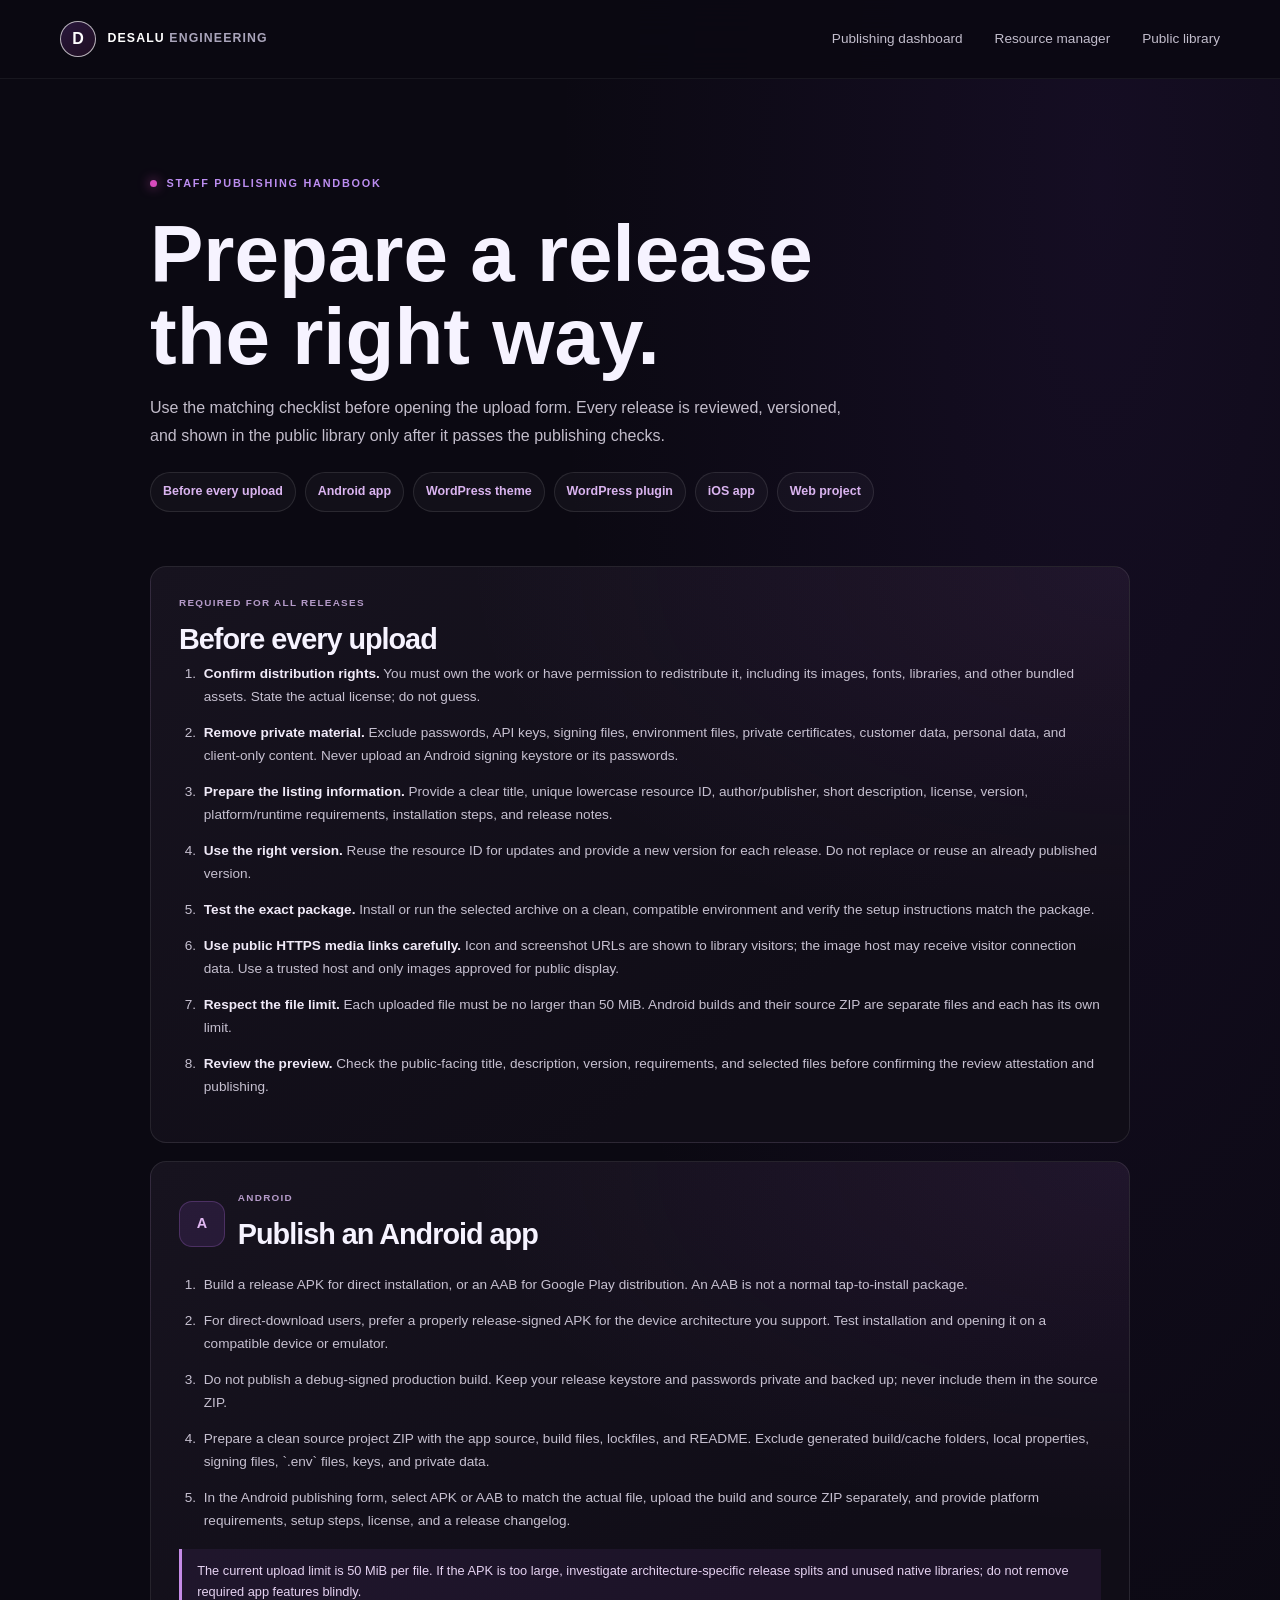
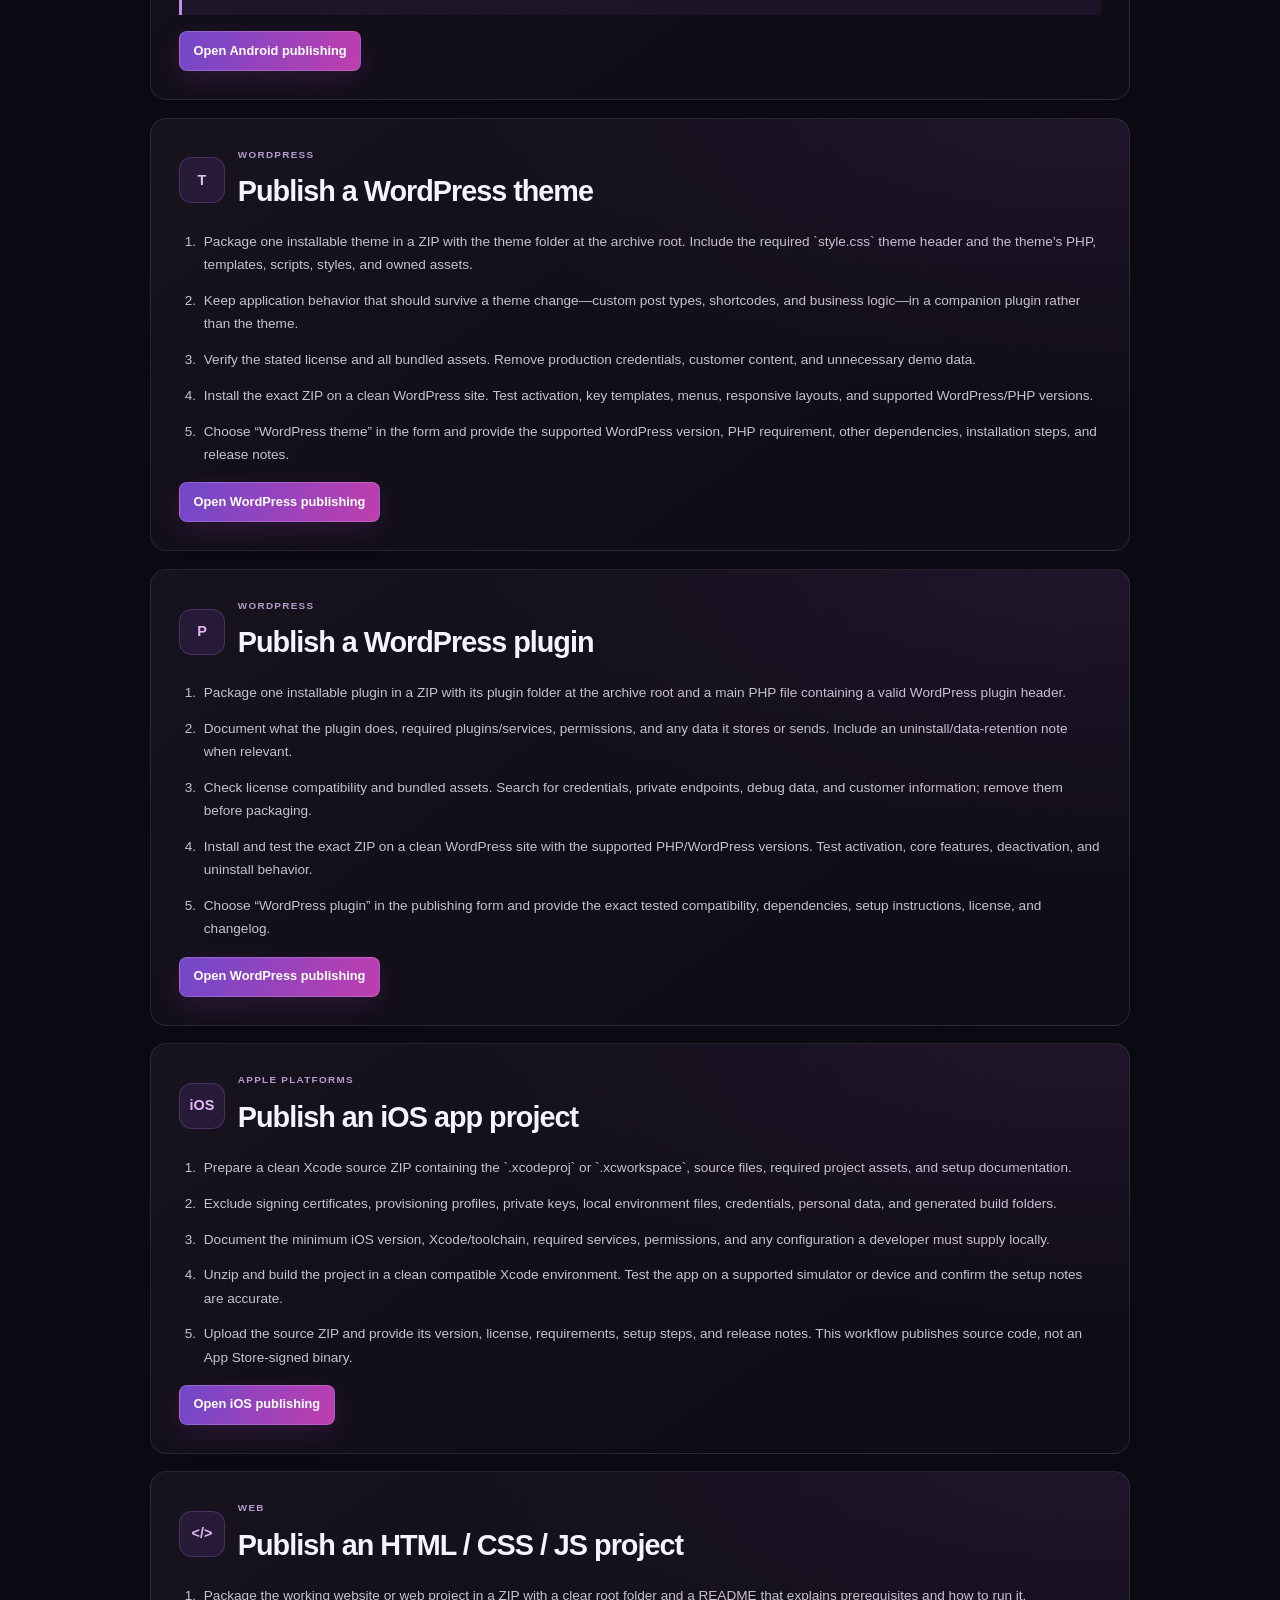
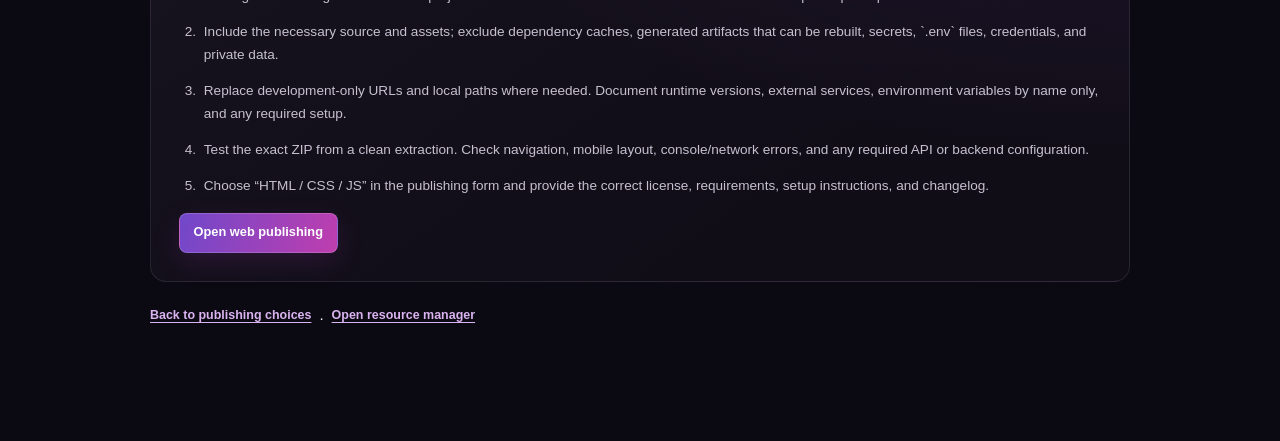
<file: publishing-guide.html>
<!DOCTYPE html>
<html lang="en">
<head>
    <meta charset="UTF-8">
    <meta name="viewport" content="width=device-width, initial-scale=1.0">
    <meta name="theme-color" content="#0b0912">
    <meta name="description" content="Step-by-step publishing requirements for Android apps, WordPress themes and plugins, iOS apps, and web projects in the Desalu resource library.">
    <title>Publishing instructions | Desalu Engineering</title>
    <link rel="stylesheet" href="style.css">
    <link rel="stylesheet" href="publishing-guide.css">
</head>
<body>
    <header class="site-header">
        <nav class="site-nav page-width" aria-label="Publishing guide navigation">
            <a class="brand" href="index.html" aria-label="Desalu Engineering home">
                <span class="brand-mark" aria-hidden="true">D</span>
                <span>DESALU<span class="brand-light"> ENGINEERING</span></span>
            </a>
            <div class="nav-links">
                <a href="admin-resources.html">Publishing dashboard</a>
                <a href="admin-library.html">Resource manager</a>
                <a href="resources.html">Public library</a>
            </div>
        </nav>
    </header>

    <main class="publishing-guide-main page-width">
        <header class="publishing-guide-intro">
            <p class="eyebrow"><span class="eyebrow-dot"></span> STAFF PUBLISHING HANDBOOK</p>
            <h1>Prepare a release the right way.</h1>
            <p>Use the matching checklist before opening the upload form. Every release is reviewed, versioned, and shown in the public library only after it passes the publishing checks.</p>
            <nav class="publishing-guide-index" aria-label="Publishing instruction sections">
                <a href="#common-checklist">Before every upload</a>
                <a href="#android">Android app</a>
                <a href="#wordpress-theme">WordPress theme</a>
                <a href="#wordpress-plugin">WordPress plugin</a>
                <a href="#ios">iOS app</a>
                <a href="#web">Web project</a>
            </nav>
        </header>

        <section class="publishing-guide-section" id="common-checklist" aria-labelledby="common-checklist-title">
            <p class="eyebrow">REQUIRED FOR ALL RELEASES</p>
            <h2 id="common-checklist-title">Before every upload</h2>
            <ol class="publishing-steps">
                <li><strong>Confirm distribution rights.</strong> You must own the work or have permission to redistribute it, including its images, fonts, libraries, and other bundled assets. State the actual license; do not guess.</li>
                <li><strong>Remove private material.</strong> Exclude passwords, API keys, signing files, environment files, private certificates, customer data, personal data, and client-only content. Never upload an Android signing keystore or its passwords.</li>
                <li><strong>Prepare the listing information.</strong> Provide a clear title, unique lowercase resource ID, author/publisher, short description, license, version, platform/runtime requirements, installation steps, and release notes.</li>
                <li><strong>Use the right version.</strong> Reuse the resource ID for updates and provide a new version for each release. Do not replace or reuse an already published version.</li>
                <li><strong>Test the exact package.</strong> Install or run the selected archive on a clean, compatible environment and verify the setup instructions match the package.</li>
                <li><strong>Use public HTTPS media links carefully.</strong> Icon and screenshot URLs are shown to library visitors; the image host may receive visitor connection data. Use a trusted host and only images approved for public display.</li>
                <li><strong>Respect the file limit.</strong> Each uploaded file must be no larger than 50 MiB. Android builds and their source ZIP are separate files and each has its own limit.</li>
                <li><strong>Review the preview.</strong> Check the public-facing title, description, version, requirements, and selected files before confirming the review attestation and publishing.</li>
            </ol>
        </section>

        <section class="publishing-guide-section" id="android" aria-labelledby="android-guide-title">
            <div class="publishing-guide-title">
                <span class="publishing-guide-icon" aria-hidden="true">A</span>
                <div><p class="eyebrow">ANDROID</p><h2 id="android-guide-title">Publish an Android app</h2></div>
            </div>
            <ol class="publishing-steps">
                <li>Build a release APK for direct installation, or an AAB for Google Play distribution. An AAB is not a normal tap-to-install package.</li>
                <li>For direct-download users, prefer a properly release-signed APK for the device architecture you support. Test installation and opening it on a compatible device or emulator.</li>
                <li>Do not publish a debug-signed production build. Keep your release keystore and passwords private and backed up; never include them in the source ZIP.</li>
                <li>Prepare a clean source project ZIP with the app source, build files, lockfiles, and README. Exclude generated build/cache folders, local properties, signing files, `.env` files, keys, and private data.</li>
                <li>In the Android publishing form, select APK or AAB to match the actual file, upload the build and source ZIP separately, and provide platform requirements, setup steps, license, and a release changelog.</li>
            </ol>
            <p class="publishing-guide-callout">The current upload limit is 50 MiB per file. If the APK is too large, investigate architecture-specific release splits and unused native libraries; do not remove required app features blindly.</p>
            <a class="button button-small" href="admin-publish.html?platform=android">Open Android publishing</a>
        </section>

        <section class="publishing-guide-section" id="wordpress-theme" aria-labelledby="theme-guide-title">
            <div class="publishing-guide-title">
                <span class="publishing-guide-icon" aria-hidden="true">T</span>
                <div><p class="eyebrow">WORDPRESS</p><h2 id="theme-guide-title">Publish a WordPress theme</h2></div>
            </div>
            <ol class="publishing-steps">
                <li>Package one installable theme in a ZIP with the theme folder at the archive root. Include the required `style.css` theme header and the theme's PHP, templates, scripts, styles, and owned assets.</li>
                <li>Keep application behavior that should survive a theme change—custom post types, shortcodes, and business logic—in a companion plugin rather than the theme.</li>
                <li>Verify the stated license and all bundled assets. Remove production credentials, customer content, and unnecessary demo data.</li>
                <li>Install the exact ZIP on a clean WordPress site. Test activation, key templates, menus, responsive layouts, and supported WordPress/PHP versions.</li>
                <li>Choose “WordPress theme” in the form and provide the supported WordPress version, PHP requirement, other dependencies, installation steps, and release notes.</li>
            </ol>
            <a class="button button-small" href="admin-publish.html?platform=wordpress">Open WordPress publishing</a>
        </section>

        <section class="publishing-guide-section" id="wordpress-plugin" aria-labelledby="plugin-guide-title">
            <div class="publishing-guide-title">
                <span class="publishing-guide-icon" aria-hidden="true">P</span>
                <div><p class="eyebrow">WORDPRESS</p><h2 id="plugin-guide-title">Publish a WordPress plugin</h2></div>
            </div>
            <ol class="publishing-steps">
                <li>Package one installable plugin in a ZIP with its plugin folder at the archive root and a main PHP file containing a valid WordPress plugin header.</li>
                <li>Document what the plugin does, required plugins/services, permissions, and any data it stores or sends. Include an uninstall/data-retention note when relevant.</li>
                <li>Check license compatibility and bundled assets. Search for credentials, private endpoints, debug data, and customer information; remove them before packaging.</li>
                <li>Install and test the exact ZIP on a clean WordPress site with the supported PHP/WordPress versions. Test activation, core features, deactivation, and uninstall behavior.</li>
                <li>Choose “WordPress plugin” in the publishing form and provide the exact tested compatibility, dependencies, setup instructions, license, and changelog.</li>
            </ol>
            <a class="button button-small" href="admin-publish.html?platform=wordpress">Open WordPress publishing</a>
        </section>

        <section class="publishing-guide-section" id="ios" aria-labelledby="ios-guide-title">
            <div class="publishing-guide-title">
                <span class="publishing-guide-icon" aria-hidden="true">iOS</span>
                <div><p class="eyebrow">APPLE PLATFORMS</p><h2 id="ios-guide-title">Publish an iOS app project</h2></div>
            </div>
            <ol class="publishing-steps">
                <li>Prepare a clean Xcode source ZIP containing the `.xcodeproj` or `.xcworkspace`, source files, required project assets, and setup documentation.</li>
                <li>Exclude signing certificates, provisioning profiles, private keys, local environment files, credentials, personal data, and generated build folders.</li>
                <li>Document the minimum iOS version, Xcode/toolchain, required services, permissions, and any configuration a developer must supply locally.</li>
                <li>Unzip and build the project in a clean compatible Xcode environment. Test the app on a supported simulator or device and confirm the setup notes are accurate.</li>
                <li>Upload the source ZIP and provide its version, license, requirements, setup steps, and release notes. This workflow publishes source code, not an App Store-signed binary.</li>
            </ol>
            <a class="button button-small" href="admin-publish.html?platform=ios">Open iOS publishing</a>
        </section>

        <section class="publishing-guide-section" id="web" aria-labelledby="web-guide-title">
            <div class="publishing-guide-title">
                <span class="publishing-guide-icon" aria-hidden="true">&lt;/&gt;</span>
                <div><p class="eyebrow">WEB</p><h2 id="web-guide-title">Publish an HTML / CSS / JS project</h2></div>
            </div>
            <ol class="publishing-steps">
                <li>Package the working website or web project in a ZIP with a clear root folder and a README that explains prerequisites and how to run it.</li>
                <li>Include the necessary source and assets; exclude dependency caches, generated artifacts that can be rebuilt, secrets, `.env` files, credentials, and private data.</li>
                <li>Replace development-only URLs and local paths where needed. Document runtime versions, external services, environment variables by name only, and any required setup.</li>
                <li>Test the exact ZIP from a clean extraction. Check navigation, mobile layout, console/network errors, and any required API or backend configuration.</li>
                <li>Choose “HTML / CSS / JS” in the publishing form and provide the correct license, requirements, setup instructions, and changelog.</li>
            </ol>
            <a class="button button-small" href="admin-publish.html?platform=web">Open web publishing</a>
        </section>

        <p class="publishing-guide-footer"><a href="admin-resources.html">Back to publishing choices</a> · <a href="admin-library.html">Open resource manager</a></p>
    </main>
</body>
</html>
</file>
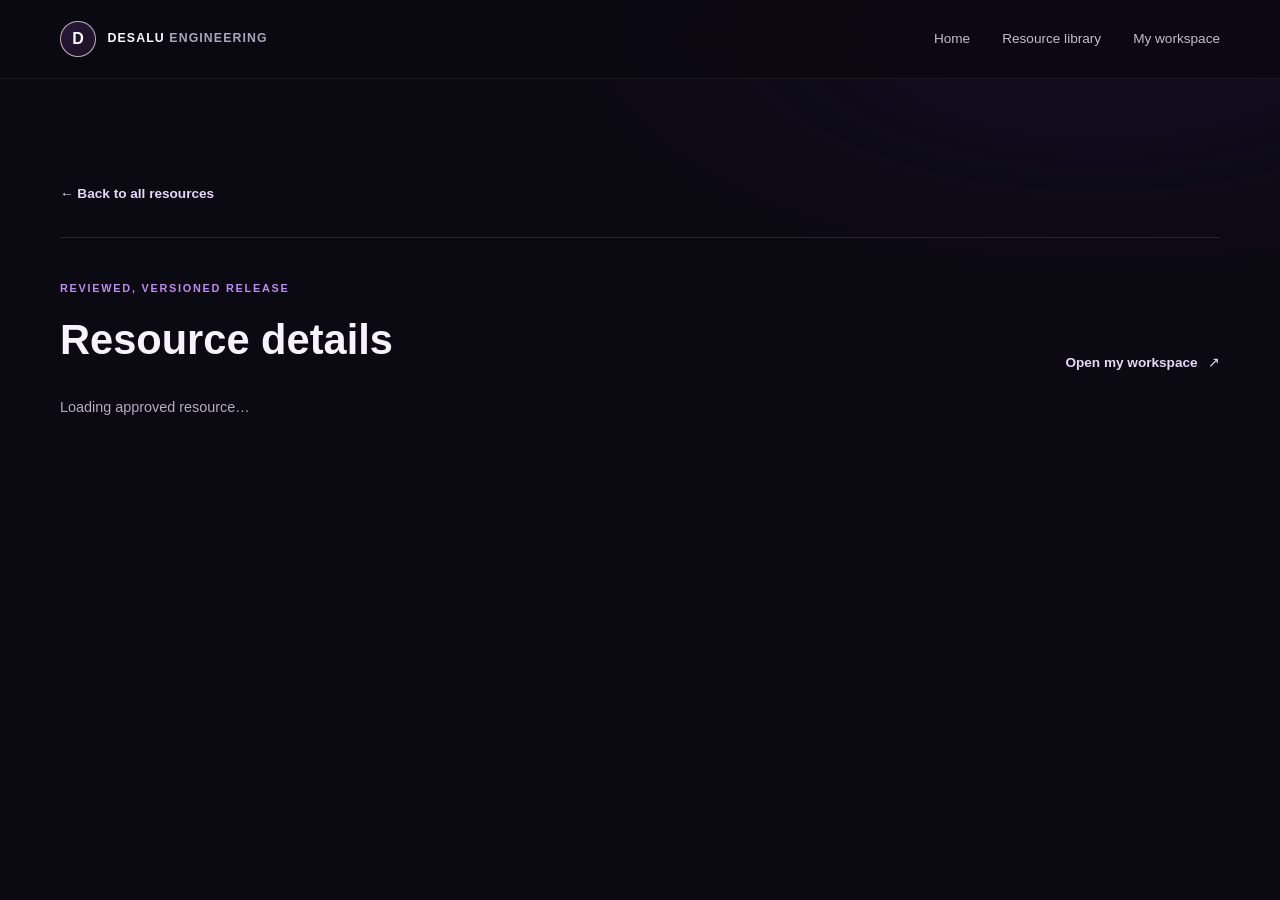
<file: resource-detail.html>
<!DOCTYPE html>
<html lang="en">
<head>
    <meta charset="UTF-8">
    <meta name="viewport" content="width=device-width, initial-scale=1.0">
    <meta name="theme-color" content="#0b0912">
    <meta name="description" content="View a reviewed, versioned resource from Desalu Engineering.">
    <meta property="og:type" content="website">
    <meta property="og:title" content="Resource details | Desalu Engineering">
    <meta property="og:description" content="View a reviewed, versioned resource from Desalu Engineering.">
    <meta property="og:image" content="">
    <title>Resource details | Desalu Engineering</title>
    <link rel="stylesheet" href="style.css">
    <link rel="stylesheet" href="resources.css">
    <script type="module" src="resources.js"></script>
</head>
<body>
    <header class="site-header">
        <nav class="site-nav page-width" aria-label="Main navigation">
            <a class="brand" href="index.html" aria-label="Desalu Engineering home">
                <span class="brand-mark" aria-hidden="true">D</span>
                <span>DESALU<span class="brand-light"> ENGINEERING</span></span>
            </a>
            <div class="nav-links">
                <a href="index.html">Home</a>
                <a href="resources.html">Resource library</a>
                <a href="auth.html">My workspace</a>
            </div>
        </nav>
    </header>

    <main class="resource-main page-width resource-detail-main">
        <a class="text-link resource-back-link" href="resources.html">← Back to all resources</a>
        <section class="resource-catalog" aria-labelledby="resource-detail-heading">
            <div class="resource-catalog-heading">
                <div>
                    <p class="eyebrow">REVIEWED, VERSIONED RELEASE</p>
                    <h1 id="resource-detail-heading">Resource details</h1>
                </div>
                <a class="text-link" href="auth.html">Open my workspace <span aria-hidden="true">↗</span></a>
            </div>
            <p class="resource-status" id="resource-status" role="status" aria-live="polite">Loading approved resource…</p>
            <div class="resource-grid" id="resource-grid"></div>
        </section>
    </main>

    <template id="resource-card-template">
        <article class="resource-card">
            <img class="resource-icon" alt="" loading="lazy" hidden>
            <div class="resource-card-top">
                <span class="resource-type"></span>
                <span class="resource-license"></span>
            </div>
            <h3 class="resource-title"><a class="resource-detail-link"></a></h3>
            <p class="resource-summary"></p>
            <p class="resource-developer"></p>
            <ul class="resource-tags" aria-label="Resource tags"></ul>
            <dl class="resource-details">
                <div><dt>Version</dt><dd class="resource-version"></dd></div>
                <div class="resource-wordpress-detail"><dt>WordPress</dt><dd class="resource-wordpress"></dd></div>
                <div class="resource-wordpress-detail"><dt>PHP</dt><dd class="resource-php"></dd></div>
                <div><dt>Package</dt><dd class="resource-size"></dd></div>
            </dl>
            <details class="resource-setup" open>
                <summary>Requirements &amp; setup</summary>
                <p class="resource-requirements"></p>
                <p class="resource-setup-copy"></p>
                <p class="resource-changelog"></p>
                <p class="resource-checksum"></p>
            </details>
            <div class="resource-screenshots" aria-label="Screenshots"></div>
            <div class="resource-external-links"></div>
            <div class="resource-card-actions">
                <button class="button button-outline resource-bookmark" type="button">Bookmark</button>
                <div class="resource-downloads"></div>
            </div>
            <section class="resource-report" hidden aria-labelledby="resource-report-heading">
                <h2 id="resource-report-heading">Report a problem</h2>
                <p>Reports are linked to your signed-in account for staff review. Deleting your account removes your reports, including resolved reports. Do not include passwords or private personal information.</p>
                <form class="resource-report-form">
                    <label>
                        Issue
                        <select name="reason" required>
                            <option value="broken-download">Broken download</option>
                            <option value="security-concern">Security concern</option>
                            <option value="license-concern">License concern</option>
                            <option value="incorrect-information">Incorrect information</option>
                            <option value="other">Other</option>
                        </select>
                    </label>
                    <label>
                        Details
                        <textarea name="message" rows="4" minlength="10" maxlength="2000" required></textarea>
                    </label>
                    <button class="button button-outline" type="submit">Send report</button>
                </form>
                <p class="resource-report-status" role="status" aria-live="polite"></p>
            </section>
            <p class="resource-card-status" role="status" aria-live="polite"></p>
        </article>
    </template>
</body>
</html>
</file>
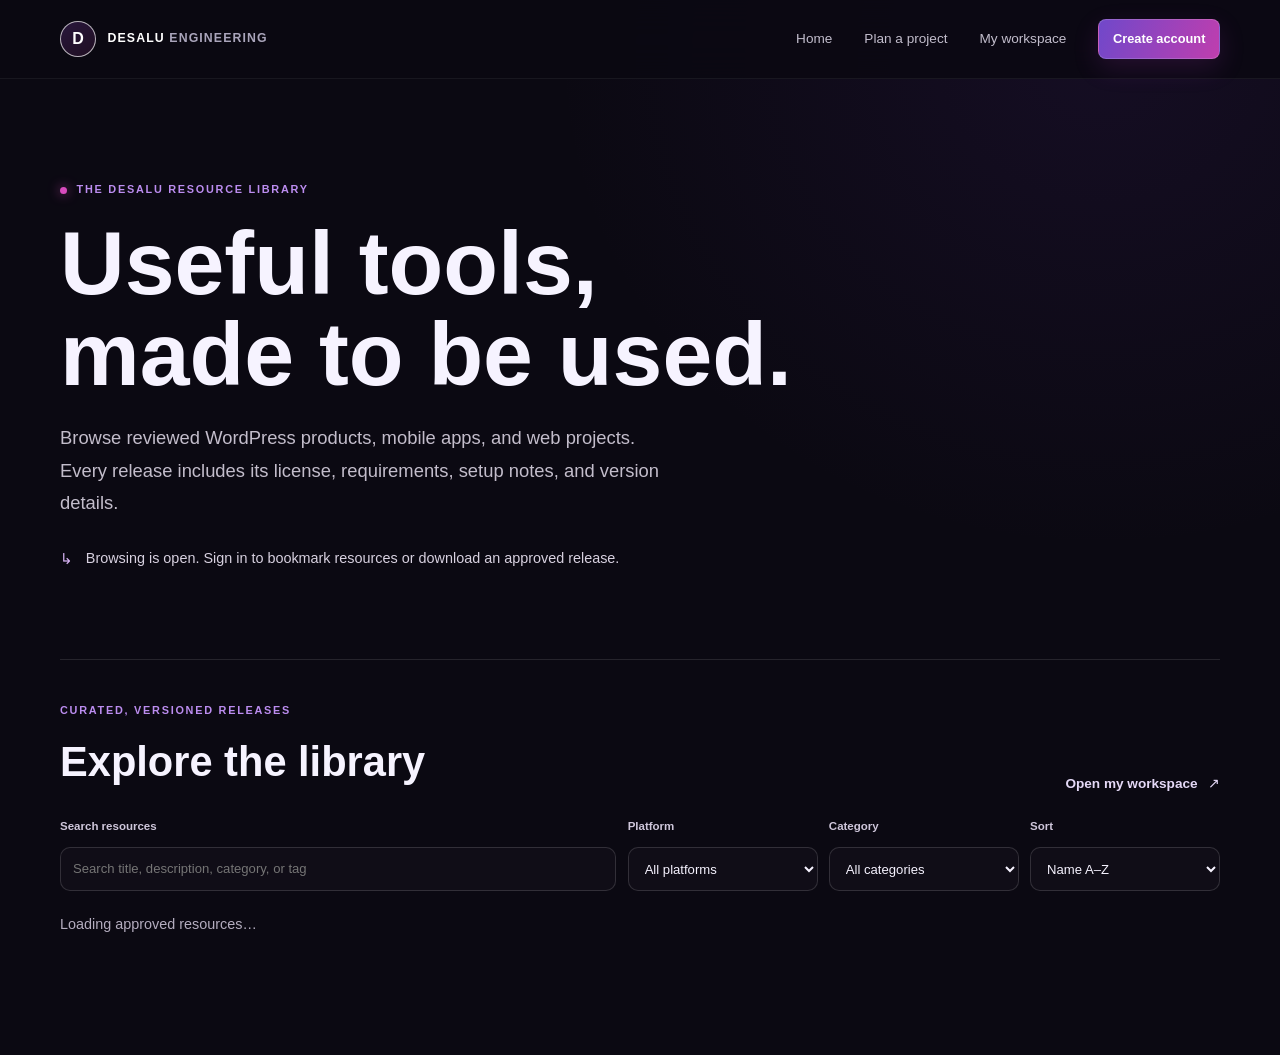
<file: resources.html>
<!DOCTYPE html>
<html lang="en">
<head>
    <meta charset="UTF-8">
    <meta name="viewport" content="width=device-width, initial-scale=1.0">
    <meta name="theme-color" content="#0b0912">
    <meta name="description" content="Browse curated WordPress products, Android and iOS apps, and web project downloads from Desalu Engineering.">
    <title>Resource library | Desalu Engineering</title>
    <link rel="stylesheet" href="style.css">
    <link rel="stylesheet" href="resources.css">
    <script type="module" src="resources.js"></script>
</head>
<body>
    <header class="site-header">
        <nav class="site-nav page-width" aria-label="Main navigation">
            <a class="brand" href="index.html" aria-label="Desalu Engineering home">
                <span class="brand-mark" aria-hidden="true">D</span>
                <span>DESALU<span class="brand-light"> ENGINEERING</span></span>
            </a>
            <div class="nav-links">
                <a href="index.html">Home</a>
                <a href="index.html#planner">Plan a project</a>
                <a href="auth.html">My workspace</a>
                <a class="button button-small" href="auth.html?returnTo=library#signup">Create account</a>
            </div>
        </nav>
    </header>

    <main class="resource-main page-width">
        <section class="resource-hero" aria-labelledby="resource-title">
            <p class="eyebrow"><span class="eyebrow-dot"></span> THE DESALU RESOURCE LIBRARY</p>
            <h1 id="resource-title">Useful tools, made to be used.</h1>
            <p>Browse reviewed WordPress products, mobile apps, and web projects. Every release includes its license, requirements, setup notes, and version details.</p>
            <div class="resource-hero-note">
                <span aria-hidden="true">↳</span>
                <p>Browsing is open. Sign in to bookmark resources or download an approved release.</p>
            </div>
        </section>

        <section class="resource-catalog" aria-labelledby="catalog-title">
            <div class="resource-catalog-heading">
                <div>
                    <p class="eyebrow">CURATED, VERSIONED RELEASES</p>
                    <h2 id="catalog-title">Explore the library</h2>
                </div>
                <a class="text-link" href="auth.html">Open my workspace <span aria-hidden="true">↗</span></a>
            </div>
            <div class="resource-browse-controls" aria-label="Search and filter resources">
                <label class="resource-search-label" for="resource-search">Search resources</label>
                <input id="resource-search" type="search" placeholder="Search title, description, category, or tag">
                <label for="resource-type-filter">Platform</label>
                <select id="resource-type-filter">
                    <option value="all">All platforms</option>
                    <option value="android-app">Android apps</option>
                    <option value="ios-app">iOS apps</option>
                    <option value="wordpress-theme">WordPress themes</option>
                    <option value="wordpress-plugin">WordPress plugins</option>
                    <option value="html-css">Web projects</option>
                </select>
                <label for="resource-category-filter">Category</label>
                <select id="resource-category-filter">
                    <option value="all">All categories</option>
                </select>
                <label for="resource-sort">Sort</label>
                <select id="resource-sort">
                    <option value="title">Name A–Z</option>
                    <option value="newest">Newest</option>
                    <option value="popular">Most downloaded</option>
                </select>
            </div>
            <p class="resource-status" id="resource-status" role="status" aria-live="polite">Loading approved resources…</p>
            <div class="resource-grid" id="resource-grid"></div>
        </section>
    </main>

    <template id="resource-card-template">
        <article class="resource-card">
            <img class="resource-icon" alt="" loading="lazy" hidden>
            <div class="resource-card-top">
                <span class="resource-type"></span>
                <span class="resource-license"></span>
            </div>
            <h3 class="resource-title"><a class="resource-detail-link"></a></h3>
            <p class="resource-summary"></p>
            <p class="resource-developer"></p>
            <ul class="resource-tags" aria-label="Resource tags"></ul>
            <dl class="resource-details">
                <div><dt>Version</dt><dd class="resource-version"></dd></div>
                <div class="resource-wordpress-detail"><dt>WordPress</dt><dd class="resource-wordpress"></dd></div>
                <div class="resource-wordpress-detail"><dt>PHP</dt><dd class="resource-php"></dd></div>
                <div><dt>Package</dt><dd class="resource-size"></dd></div>
            </dl>
            <details class="resource-setup">
                <summary>Requirements &amp; setup</summary>
                <p class="resource-requirements"></p>
                <p class="resource-setup-copy"></p>
                <p class="resource-changelog"></p>
                <p class="resource-checksum"></p>
            </details>
            <div class="resource-screenshots" aria-label="Screenshots"></div>
            <div class="resource-external-links"></div>
            <div class="resource-card-actions">
                <button class="button button-outline resource-bookmark" type="button">Bookmark</button>
                <div class="resource-downloads"></div>
            </div>
            <p class="resource-card-status" role="status" aria-live="polite"></p>
        </article>
    </template>
</body>
</html>
</file>
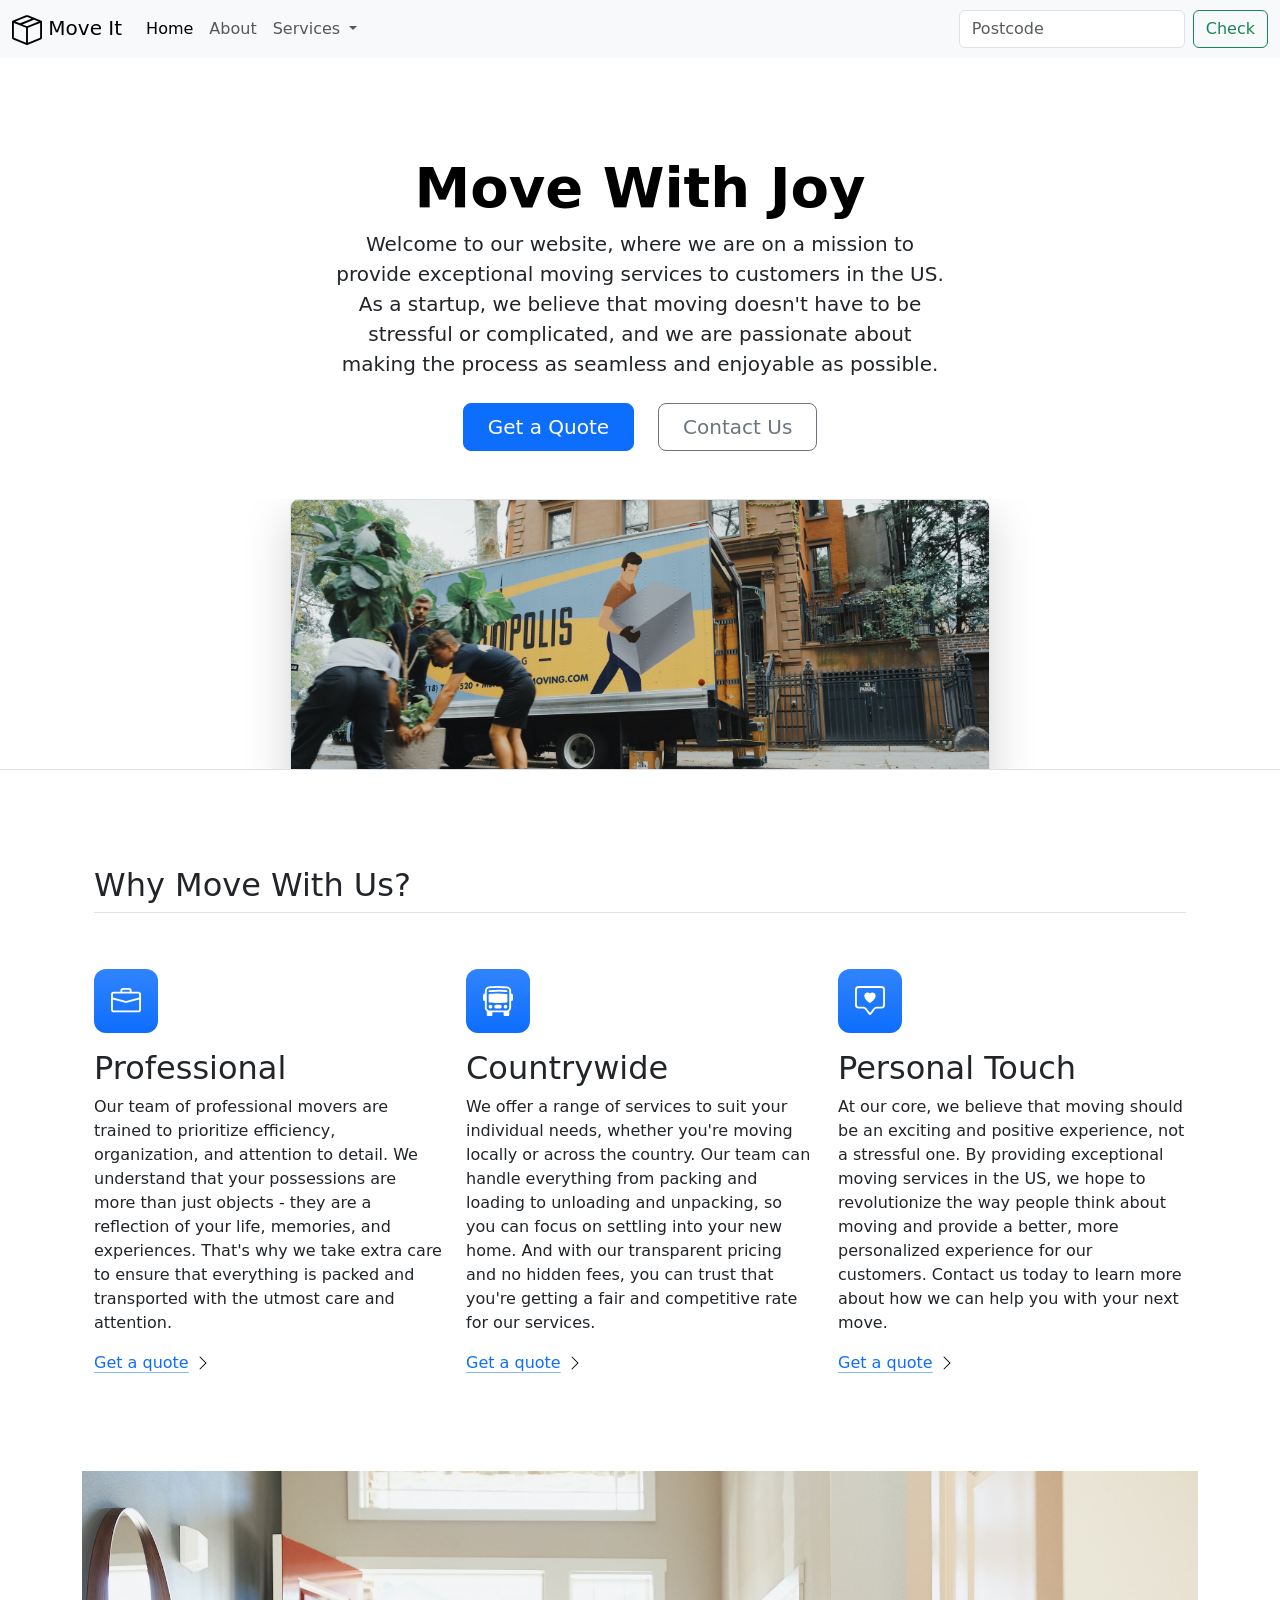
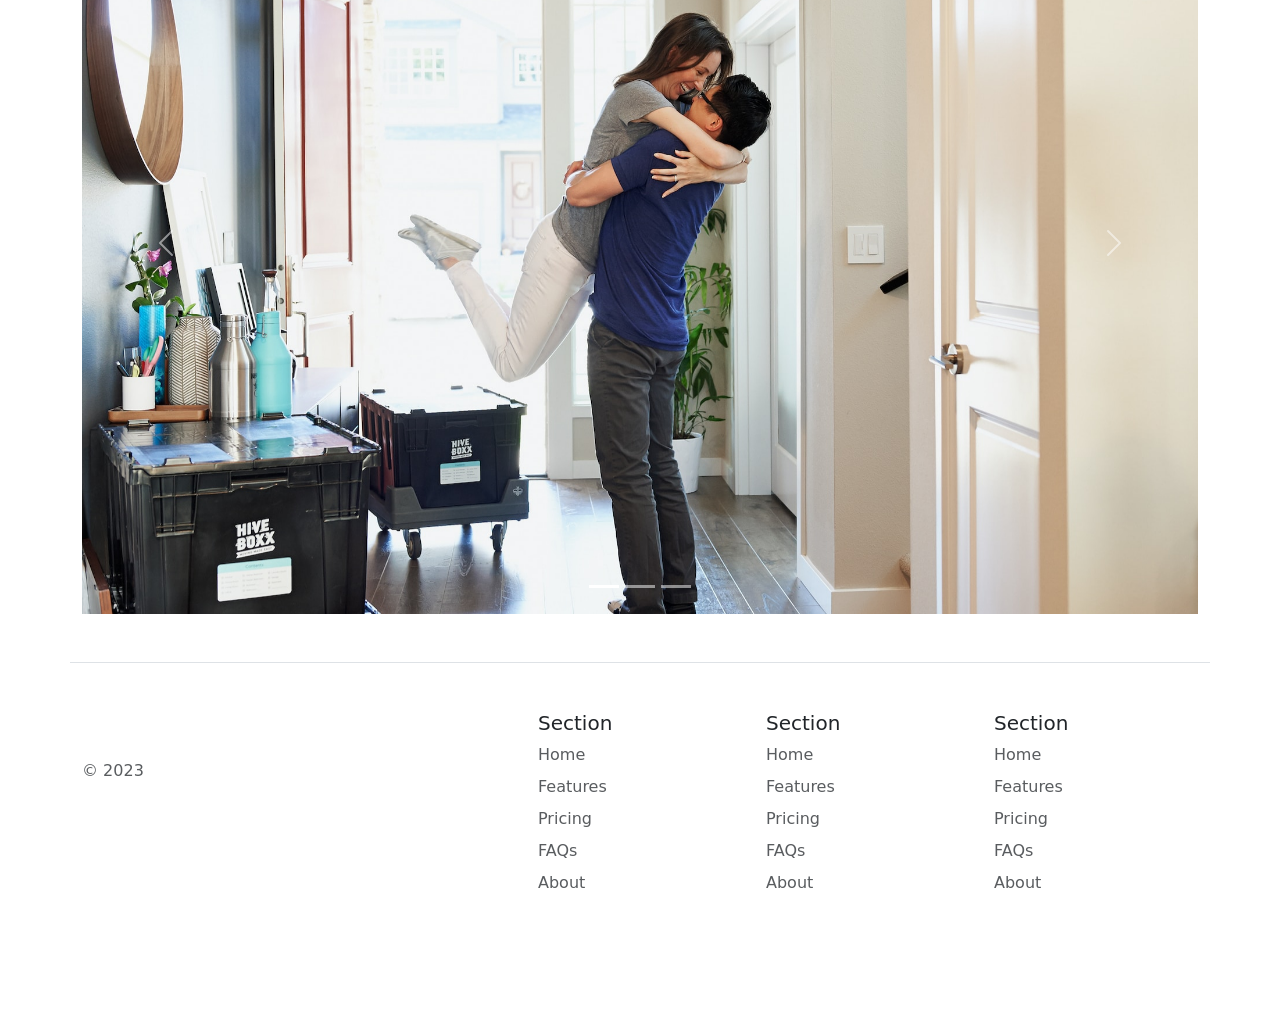
<file: solution.html>
<!DOCTYPE html>
<html lang="en">

<head>
  <meta charset="UTF-8">
  <meta name="viewport" content="width=device-width, initial-scale=1.0">
  <title>Bootstrap Components</title>
  <link href="https://cdn.jsdelivr.net/npm/bootstrap@5.3.0-alpha2/dist/css/bootstrap.min.css" rel="stylesheet"
    integrity="sha384-aFq/bzH65dt+w6FI2ooMVUpc+21e0SRygnTpmBvdBgSdnuTN7QbdgL+OapgHtvPp" crossorigin="anonymous">
  <style>
    .feature-icon {
      width: 4rem;
      height: 4rem;
      border-radius: 0.75rem;
    }
  </style>
</head>

<body>

  <nav class="navbar navbar-expand-lg bg-body-tertiary">
    <div class="container-fluid">
      <a class="navbar-brand" href="#"><img src="./box-seam.svg" alt="moveit brand icon" height="30"> Move It</a>
      <button class="navbar-toggler" type="button" data-bs-toggle="collapse" data-bs-target="#navbarSupportedContent"
        aria-controls="navbarSupportedContent" aria-expanded="false" aria-label="Toggle navigation">
        <span class="navbar-toggler-icon"></span>
      </button>
      <div class="collapse navbar-collapse" id="navbarSupportedContent">
        <ul class="navbar-nav me-auto mb-2 mb-lg-0">
          <li class="nav-item">
            <a class="nav-link active" aria-current="page" href="#">Home</a>
          </li>
          <li class="nav-item">
            <a class="nav-link" href="#">About</a>
          </li>
          <li class="nav-item dropdown">
            <a class="nav-link dropdown-toggle" href="#" role="button" data-bs-toggle="dropdown" aria-expanded="false">
              Services
            </a>
            <ul class="dropdown-menu">
              <li><a class="dropdown-item" href="#">Action</a></li>
              <li><a class="dropdown-item" href="#">Another action</a></li>
              <li>
                <hr class="dropdown-divider">
              </li>
              <li><a class="dropdown-item" href="#">Something else here</a></li>
            </ul>
          </li>
        </ul>
        <form class="d-flex" role="search">
          <input class="form-control me-2" type="search" placeholder="Postcode" aria-label="Search">
          <button class="btn btn-outline-success" type="submit">Check</button>
        </form>
      </div>
    </div>
  </nav>


  <div class="px-4 pt-5 my-5 text-center border-bottom">
    <h1 class="display-4 fw-bold text-body-emphasis">Move With Joy</h1>
    <div class="col-lg-6 mx-auto">
      <p class="lead mb-4">Welcome to our website, where we are on a mission to provide exceptional moving services to
        customers in the US. As a
        startup, we believe that moving doesn't have to be stressful or complicated, and we are passionate about making
        the
        process as seamless and enjoyable as possible.
      </p>
      <div class="d-grid gap-2 d-sm-flex justify-content-sm-center mb-5">
        <button type="button" class="btn btn-primary btn-lg px-4 me-sm-3">Get a Quote</button>
        <button type="button" class="btn btn-outline-secondary btn-lg px-4">Contact Us</button>
      </div>
    </div>
    <div class="overflow-hidden" style="max-height: 30vh;">
      <div class="container px-5">
        <img src="./moving-van.jpg" class="img-fluid border rounded-3 shadow-lg mb-4" alt="Example image" width="700"
          height="500" loading="lazy">
      </div>
    </div>
  </div>

  <div class="container px-4 py-5" id="featured-3">
    <h2 class="pb-2 border-bottom">Why Move With Us?</h2>
    <div class="row g-4 py-5 row-cols-1 row-cols-lg-3">
      <div class="feature col">
        <div
          class="feature-icon d-inline-flex align-items-center justify-content-center text-bg-primary bg-gradient fs-2 mb-3">
          <img src="./briefcase.svg" alt="briefcase" height="30">
        </div>
        <h3 class="fs-2">Professional</h3>
        <p>Our team of professional movers are trained to prioritize efficiency, organization, and attention to detail.
          We
          understand that your possessions are more than just objects - they are a reflection of your life, memories,
          and
          experiences. That's why we take extra care to ensure that everything is packed and transported with the utmost
          care and
          attention.</p>
        <a href="#" class="icon-link">
          Get a quote
          <img src="./chevron-right.svg" alt="chevron-right">
        </a>
      </div>
      <div class="feature col">
        <div
          class="feature-icon d-inline-flex align-items-center justify-content-center text-bg-primary bg-gradient fs-2 mb-3">
          <img src="./bus-front.svg" alt="bus-front" height="30">
        </div>
        <h3 class="fs-2">Countrywide</h3>
        <p>We offer a range of services to suit your individual needs, whether you're moving locally or across the
          country. Our
          team can handle everything from packing and loading to unloading and unpacking, so you can focus on settling
          into your
          new home. And with our transparent pricing and no hidden fees, you can trust that you're getting a fair and
          competitive
          rate for our services.</p>
        <a href="#" class="icon-link">
          Get a quote
          <img src="./chevron-right.svg" alt="chevron-right">
        </a>
      </div>
      <div class="feature col">
        <div
          class="feature-icon d-inline-flex align-items-center justify-content-center text-bg-primary bg-gradient fs-2 mb-3">
          <img src="./chat-square-heart.svg" alt="chat-square-heart" height="30">
        </div>
        <h3 class="fs-2">Personal Touch</h3>
        <p>At our core, we believe that moving should be an exciting and positive experience, not a stressful one. By
          providing
          exceptional moving services in the US, we hope to revolutionize the way people think about moving and provide
          a better,
          more personalized experience for our customers. Contact us today to learn more about how we can help you with
          your next
          move.</p>
        <a href="#" class="icon-link">
          Get a quote
          <img src="./chevron-right.svg" alt="chevron-right">
        </a>
      </div>
    </div>
  </div>
  <div class="container">
    <div id="carouselExampleIndicators" class="carousel slide">
      <div class="carousel-indicators">
        <button type="button" data-bs-target="#carouselExampleIndicators" data-bs-slide-to="0" class="active"
          aria-current="true" aria-label="Slide 1"></button>
        <button type="button" data-bs-target="#carouselExampleIndicators" data-bs-slide-to="1"
          aria-label="Slide 2"></button>
        <button type="button" data-bs-target="#carouselExampleIndicators" data-bs-slide-to="2"
          aria-label="Slide 3"></button>
      </div>
      <div class="carousel-inner">
        <div class="carousel-item active">
          <img src="./couple.jpg" class="d-block w-100" alt="couple">
        </div>
        <div class="carousel-item">
          <img src="./dog.jpg" class="d-block w-100" alt="dog">
        </div>
        <div class="carousel-item">
          <img src="./family.jpg" class="d-block w-100" alt="family">
        </div>
      </div>
      <button class="carousel-control-prev" type="button" data-bs-target="#carouselExampleIndicators"
        data-bs-slide="prev">
        <span class="carousel-control-prev-icon" aria-hidden="true"></span>
        <span class="visually-hidden">Previous</span>
      </button>
      <button class="carousel-control-next" type="button" data-bs-target="#carouselExampleIndicators"
        data-bs-slide="next">
        <span class="carousel-control-next-icon" aria-hidden="true"></span>
        <span class="visually-hidden">Next</span>
      </button>
    </div>
  </div>

  <div class="container">
    <footer class="row row-cols-1 row-cols-sm-2 row-cols-md-5 py-5 my-5 border-top">
      <div class="col mb-3">
        <a href="/" class="d-flex align-items-center mb-3 link-body-emphasis text-decoration-none">
          <svg class="bi me-2" width="40" height="32">
            <use xlink:href="#bootstrap"></use>
          </svg>
        </a>
        <p class="text-body-secondary">© 2023</p>
      </div>

      <div class="col mb-3">

      </div>

      <div class="col mb-3">
        <h5>Section</h5>
        <ul class="nav flex-column">
          <li class="nav-item mb-2"><a href="#" class="nav-link p-0 text-body-secondary">Home</a></li>
          <li class="nav-item mb-2"><a href="#" class="nav-link p-0 text-body-secondary">Features</a></li>
          <li class="nav-item mb-2"><a href="#" class="nav-link p-0 text-body-secondary">Pricing</a></li>
          <li class="nav-item mb-2"><a href="#" class="nav-link p-0 text-body-secondary">FAQs</a></li>
          <li class="nav-item mb-2"><a href="#" class="nav-link p-0 text-body-secondary">About</a></li>
        </ul>
      </div>

      <div class="col mb-3">
        <h5>Section</h5>
        <ul class="nav flex-column">
          <li class="nav-item mb-2"><a href="#" class="nav-link p-0 text-body-secondary">Home</a></li>
          <li class="nav-item mb-2"><a href="#" class="nav-link p-0 text-body-secondary">Features</a></li>
          <li class="nav-item mb-2"><a href="#" class="nav-link p-0 text-body-secondary">Pricing</a></li>
          <li class="nav-item mb-2"><a href="#" class="nav-link p-0 text-body-secondary">FAQs</a></li>
          <li class="nav-item mb-2"><a href="#" class="nav-link p-0 text-body-secondary">About</a></li>
        </ul>
      </div>

      <div class="col mb-3">
        <h5>Section</h5>
        <ul class="nav flex-column">
          <li class="nav-item mb-2"><a href="#" class="nav-link p-0 text-body-secondary">Home</a></li>
          <li class="nav-item mb-2"><a href="#" class="nav-link p-0 text-body-secondary">Features</a></li>
          <li class="nav-item mb-2"><a href="#" class="nav-link p-0 text-body-secondary">Pricing</a></li>
          <li class="nav-item mb-2"><a href="#" class="nav-link p-0 text-body-secondary">FAQs</a></li>
          <li class="nav-item mb-2"><a href="#" class="nav-link p-0 text-body-secondary">About</a></li>
        </ul>
      </div>
    </footer>
  </div>
  <script src="https://cdn.jsdelivr.net/npm/bootstrap@5.3.0-alpha3/dist/js/bootstrap.bundle.min.js"
    integrity="sha384-ENjdO4Dr2bkBIFxQpeoTz1HIcje39Wm4jDKdf19U8gI4ddQ3GYNS7NTKfAdVQSZe"
    crossorigin="anonymous"></script>
</body>

</html>
</file>
<file: style.css>
:root {
    color-scheme: dark;
    font-family: 'DM Sans', sans-serif;
    background: #0b0912;
    color: #f6f3ff;
    font-synthesis: none;
    text-rendering: optimizeLegibility;
    -webkit-font-smoothing: antialiased;
    -moz-osx-font-smoothing: grayscale;
    --page-width: 1160px;
    --muted: #aaa5bb;
    --purple: #a65be8;
    --pink: #e444b6;
    --line: rgb(255 255 255 / 9%);
}

* {
    box-sizing: border-box;
}

[hidden] {
    display: none !important;
}

html {
    min-width: 320px;
    scroll-behavior: smooth;
    scroll-padding-top: 90px;
}

body {
    min-width: 320px;
    margin: 0;
    background:
        radial-gradient(ellipse at 86% 5%, rgb(89 43 151 / 13%), transparent 34rem),
        #0b0912;
    color: #f6f3ff;
    font-size: 15px;
    line-height: 1.6;
}

button,
a {
    font: inherit;
}

a {
    color: inherit;
}

.page-width {
    width: min(var(--page-width), calc(100% - 3rem));
    margin-inline: auto;
}

.visually-hidden {
    position: absolute;
    width: 1px;
    height: 1px;
    padding: 0;
    overflow: hidden;
    clip: rect(0, 0, 0, 0);
    white-space: nowrap;
    border: 0;
}

.site-header {
    position: sticky;
    z-index: 10;
    top: 0;
    border-bottom: 1px solid rgb(255 255 255 / 6%);
    background: rgb(11 9 18 / 86%);
    backdrop-filter: blur(18px);
}

.site-nav {
    display: flex;
    min-height: 78px;
    align-items: center;
    justify-content: space-between;
    gap: 2rem;
}

.brand {
    display: inline-flex;
    align-items: center;
    gap: 0.72rem;
    color: #fff;
    font-family: Manrope, sans-serif;
    font-size: 0.77rem;
    font-weight: 800;
    letter-spacing: 0.09em;
    text-decoration: none;
    white-space: nowrap;
}

.brand-mark {
    display: grid;
    width: 36px;
    height: 36px;
    place-items: center;
    border: 1px solid rgb(255 255 255 / 68%);
    border-radius: 50%;
    background: linear-gradient(145deg, rgb(164 91 232 / 20%), rgb(228 68 182 / 10%));
    font-size: 1rem;
    letter-spacing: 0;
}

.brand-light {
    color: #aaa5bb;
    font-weight: 600;
}

.nav-links {
    display: flex;
    align-items: center;
    gap: clamp(1rem, 2.5vw, 2rem);
}

.nav-links > a:not(.button) {
    color: #c2bdcc;
    font-size: 0.85rem;
    text-decoration: none;
    transition: color 160ms ease;
}

.nav-links > a:not(.button):hover {
    color: #fff;
}

.nav-links .nav-login {
    margin-left: 0.5rem;
}

.button {
    display: inline-flex;
    min-height: 49px;
    align-items: center;
    justify-content: center;
    gap: 1rem;
    padding: 0.7rem 1.15rem;
    border: 1px solid rgb(255 255 255 / 17%);
    border-radius: 10px;
    background: linear-gradient(110deg, #7048ca, #bf3eae);
    box-shadow: 0 9px 27px rgb(177 59 192 / 16%);
    color: #fff;
    font-size: 0.86rem;
    font-weight: 700;
    text-decoration: none;
    transition: transform 170ms ease, box-shadow 170ms ease, filter 170ms ease;
}

.button:hover {
    transform: translateY(-2px);
    box-shadow: 0 12px 32px rgb(177 59 192 / 28%);
    filter: brightness(1.08);
}

.button-small {
    min-height: 40px;
    padding: 0.5rem 0.85rem;
    border-radius: 8px;
    font-size: 0.8rem;
}

.button-outline {
    border-color: rgb(255 255 255 / 20%);
    background: rgb(255 255 255 / 4%);
    box-shadow: none;
}

.menu-toggle {
    display: none;
    width: 44px;
    height: 44px;
    align-items: center;
    justify-content: center;
    border: 1px solid var(--line);
    border-radius: 9px;
    background: #15121d;
    color: #fff;
    cursor: pointer;
}

.menu-icon,
.menu-icon::before,
.menu-icon::after {
    position: relative;
    display: block;
    width: 18px;
    height: 2px;
    border-radius: 2px;
    background: currentColor;
    transition: transform 160ms ease;
}

.menu-icon::before,
.menu-icon::after {
    position: absolute;
    left: 0;
    content: '';
}

.menu-icon::before {
    transform: translateY(-6px);
}

.menu-icon::after {
    transform: translateY(6px);
}

.menu-toggle[aria-expanded='true'] .menu-icon {
    background: transparent;
}

.menu-toggle[aria-expanded='true'] .menu-icon::before {
    transform: rotate(45deg);
}

.menu-toggle[aria-expanded='true'] .menu-icon::after {
    transform: rotate(-45deg);
}

.hero {
    display: grid;
    min-height: 650px;
    grid-template-columns: 1fr 0.95fr;
    align-items: center;
    gap: 3rem;
    padding-block: 5rem 5.5rem;
}

.hero-copy {
    position: relative;
    z-index: 1;
    max-width: 570px;
}

.eyebrow {
    display: flex;
    align-items: center;
    gap: 0.6rem;
    margin: 0 0 1.2rem;
    color: #bc8df0;
    font-size: 0.68rem;
    font-weight: 700;
    letter-spacing: 0.16em;
}

.eyebrow-dot {
    width: 7px;
    height: 7px;
    border-radius: 50%;
    background: #d84bbd;
    box-shadow: 0 0 12px rgb(216 75 189 / 75%);
}

.hero h1,
.section-heading h2,
.approach-copy h2,
.about-card h2 {
    margin: 0;
    font-family: Manrope, sans-serif;
    font-weight: 800;
    letter-spacing: -0.055em;
}

.hero h1 {
    max-width: 630px;
    font-size: clamp(3rem, 6.3vw, 5.35rem);
    line-height: 1.04;
}

.text-gradient {
    background: linear-gradient(105deg, #ba8cf7 4%, #ef71c8 52%, #7ad8ec 100%);
    background-clip: text;
    -webkit-text-fill-color: transparent;
}

.hero-description {
    max-width: 500px;
    margin: 1.5rem 0 0;
    color: #b7b1c4;
    font-size: 1.06rem;
    line-height: 1.8;
}

.hero-actions {
    display: flex;
    align-items: center;
    flex-wrap: wrap;
    gap: 1.5rem;
    margin-top: 2rem;
}

.text-link {
    display: inline-flex;
    align-items: center;
    gap: 0.65rem;
    color: #e5d9f7;
    font-size: 0.85rem;
    font-weight: 600;
    text-decoration: none;
}

.text-link span,
.service-card a span {
    transition: transform 170ms ease;
}

.text-link:hover span,
.service-card a:hover span {
    transform: translate(3px, -2px);
}

.planner-section {
    border-block: 1px solid rgb(255 255 255 / 6%);
    background:
        radial-gradient(ellipse at 0% 50%, rgb(119 63 170 / 10%), transparent 40%),
        #0d0b13;
}

.planner-layout {
    display: grid;
    grid-template-columns: minmax(0, 1.65fr) minmax(230px, 0.65fr);
    align-items: start;
    gap: 1rem;
}

.planner-layout > * {
    min-width: 0;
}

.planner-main,
.planner-aside {
    border: 1px solid rgb(255 255 255 / 9%);
    border-radius: 15px;
    background: linear-gradient(145deg, rgb(255 255 255 / 3%), rgb(255 255 255 / 1%));
}

.planner-main {
    min-width: 0;
    overflow: hidden;
}

.planner-progress {
    display: grid;
    grid-template-columns: repeat(3, minmax(0, 1fr));
    margin: 0;
    padding: 1rem 1.25rem;
    border-bottom: 1px solid rgb(255 255 255 / 8%);
    list-style: none;
}

.planner-progress li {
    display: flex;
    align-items: center;
    gap: 0.5rem;
    color: #777184;
    font-size: 0.67rem;
    font-weight: 600;
}

.planner-progress li span {
    display: grid;
    width: 27px;
    height: 27px;
    flex: 0 0 auto;
    place-items: center;
    border: 1px solid #403849;
    border-radius: 50%;
    color: #aaa4b5;
    font-size: 0.6rem;
}

.planner-progress li.is-current {
    color: #f0e4fa;
}

.planner-progress li.is-current span,
.planner-progress li.is-complete span {
    border-color: #a65be8;
    background: rgb(166 91 232 / 18%);
    color: #e3b6f5;
}

.planner-form {
    padding: clamp(1.2rem, 3vw, 2rem);
}

.planner-step h3 {
    margin: 0;
    font-family: Manrope, sans-serif;
    font-size: clamp(1.3rem, 3vw, 1.7rem);
    letter-spacing: -0.04em;
}

.planner-step-count {
    margin: 0 0 0.35rem;
    color: #bc8df0;
    font-size: 0.61rem;
    font-weight: 700;
    letter-spacing: 0.12em;
}

.planner-helper {
    max-width: 650px;
    margin: 0.55rem 0 1.3rem;
    color: #aaa5b7;
    font-size: 0.77rem;
    line-height: 1.7;
}

.planner-field {
    display: flex;
    min-width: 0;
    flex-direction: column;
    gap: 0.4rem;
    margin-top: 1rem;
    color: #e1dce8;
    font-size: 0.75rem;
    font-weight: 600;
}

.planner-field em,
.planner-options legend em {
    color: #928b9d;
    font-size: 0.68rem;
    font-style: normal;
    font-weight: 400;
}

.planner-field input,
.planner-field select,
.planner-field textarea {
    width: 100%;
    min-height: 45px;
    padding: 0.65rem 0.75rem;
    border: 1px solid #393443;
    border-radius: 8px;
    outline: none;
    background: #100e16;
    color: #f6f3ff;
    font: inherit;
    font-size: 0.77rem;
    font-weight: 400;
}

.planner-field textarea {
    min-height: 105px;
    resize: vertical;
}

.planner-field input:focus-visible,
.planner-field select:focus-visible,
.planner-field textarea:focus-visible {
    border-color: #b45cdb;
    box-shadow: 0 0 0 3px rgb(180 92 219 / 15%);
}

.planner-field input::placeholder,
.planner-field textarea::placeholder {
    color: #777184;
}

.planner-field small {
    color: #817b8d;
    font-size: 0.65rem;
    font-weight: 400;
}

.planner-options {
    display: grid;
    grid-template-columns: repeat(2, minmax(0, 1fr));
    gap: 0.55rem;
    margin: 1.1rem 0 0;
    padding: 0;
    border: 0;
}

.planner-options legend {
    display: flex;
    flex-wrap: wrap;
    gap: 0.4rem 0.75rem;
    margin-bottom: 0.6rem;
    color: #e1dce8;
    font-size: 0.75rem;
    font-weight: 600;
}

.planner-options label {
    display: flex;
    min-height: 45px;
    align-items: center;
    gap: 0.55rem;
    padding: 0.55rem 0.65rem;
    border: 1px solid rgb(255 255 255 / 8%);
    border-radius: 8px;
    background: rgb(0 0 0 / 12%);
    color: #b8b2c1;
    cursor: pointer;
    font-size: 0.68rem;
    line-height: 1.45;
}

.planner-options input {
    width: 15px;
    height: 15px;
    flex: 0 0 auto;
    accent-color: #a65be8;
}

.planner-options label:focus-within {
    border-color: rgb(180 92 219 / 48%);
    background: rgb(166 91 232 / 9%);
    color: #eee3f6;
}

.planner-fields-row {
    display: grid;
    grid-template-columns: repeat(2, minmax(0, 1fr));
    gap: 0.85rem;
}

.planner-actions {
    display: flex;
    align-items: center;
    justify-content: space-between;
    gap: 0.75rem;
    margin-top: 1.4rem;
}

.planner-actions button {
    cursor: pointer;
}

.planner-actions > div {
    display: flex;
    flex-wrap: wrap;
    justify-content: flex-end;
    gap: 0.55rem;
}

.planner-recommendation {
    margin: 0 0 1rem;
    padding: 1rem;
    border: 1px solid rgb(183 106 223 / 24%);
    border-radius: 10px;
    background:
        radial-gradient(ellipse at 100% 0%, rgb(177 74 208 / 10%), transparent 62%),
        #15111c;
}

.planner-recommendation > span {
    color: #c891ed;
    font-size: 0.61rem;
    font-weight: 700;
    letter-spacing: 0.08em;
    text-transform: uppercase;
}

.planner-recommendation h4 {
    margin: 0.35rem 0;
    color: #eee5f6;
    font-family: Manrope, sans-serif;
    font-size: 0.95rem;
}

.planner-recommendation p {
    margin: 0;
    color: #aaa5b7;
    font-size: 0.71rem;
    line-height: 1.65;
}

.planner-status {
    min-height: 1.2em;
    margin: 0.65rem 0 0;
    color: #8ce5bb;
    font-size: 0.7rem;
}

.planner-status[data-kind='error'] {
    color: #ff9ba8;
}

.planner-aside {
    position: sticky;
    top: 110px;
    padding: 1.4rem;
}

.planner-aside-icon {
    display: grid;
    width: 38px;
    height: 38px;
    place-items: center;
    border: 1px solid rgb(192 122 236 / 21%);
    border-radius: 11px;
    background: linear-gradient(145deg, rgb(152 80 211 / 18%), rgb(220 74 183 / 9%));
    color: #d297ef;
}

.planner-aside h3 {
    margin: 0.9rem 0 0.6rem;
    font-family: Manrope, sans-serif;
    font-size: 1rem;
    letter-spacing: -0.025em;
}

.planner-aside ul {
    display: grid;
    gap: 0.65rem;
    margin: 0;
    padding-left: 1rem;
    color: #aaa5b7;
    font-size: 0.7rem;
    line-height: 1.65;
}

.planner-aside li::marker {
    color: #c07be7;
}

.planner-aside > a {
    display: inline-flex;
    gap: 0.4rem;
    margin-top: 1.2rem;
    color: #d5a5f3;
    font-size: 0.71rem;
    text-decoration: none;
}

.hero-note {
    display: flex;
    align-items: center;
    gap: 0.8rem;
    margin-top: 3rem;
}

.note-line {
    width: 28px;
    height: 1px;
    background: linear-gradient(90deg, #da4cbb, #7d62eb);
}

.hero-note p {
    margin: 0;
    color: #898397;
    font-size: 0.75rem;
}

.hero-visual {
    position: relative;
    display: grid;
    min-height: 440px;
    place-items: center;
    perspective: 1000px;
}

.visual-glow {
    position: absolute;
    width: 72%;
    aspect-ratio: 1;
    border-radius: 50%;
    background: linear-gradient(140deg, rgb(136 65 210 / 30%), rgb(24 180 207 / 15%));
    filter: blur(65px);
}

.orbit {
    position: absolute;
    border: 1px solid rgb(193 113 235 / 20%);
    border-radius: 50%;
    transform: rotate(-25deg);
}

.orbit-outer {
    width: 440px;
    height: 250px;
}

.orbit-inner {
    width: 370px;
    height: 205px;
    border-color: rgb(77 211 224 / 16%);
    transform: rotate(31deg);
}

.dashboard-card {
    position: relative;
    z-index: 1;
    width: min(100%, 450px);
    overflow: hidden;
    transform: rotateY(-8deg) rotateX(3deg);
    border: 1px solid rgb(217 187 240 / 20%);
    border-radius: 15px;
    background: linear-gradient(145deg, rgb(31 26 44 / 98%), rgb(17 15 24 / 98%));
    box-shadow:
        0 35px 80px rgb(0 0 0 / 50%),
        0 0 55px rgb(154 70 204 / 14%);
    animation: card-float 7s ease-in-out infinite;
}

.dashboard-topbar {
    display: flex;
    height: 43px;
    align-items: center;
    gap: 0.8rem;
    padding-inline: 0.9rem;
    border-bottom: 1px solid rgb(255 255 255 / 7%);
    color: #827c91;
    font-size: 0.6rem;
}

.window-dots {
    display: flex;
    gap: 4px;
}

.window-dots i {
    width: 6px;
    height: 6px;
    border-radius: 50%;
    background: #eb6a83;
}

.window-dots i:nth-child(2) {
    background: #e6b450;
}

.window-dots i:nth-child(3) {
    background: #52cba1;
}

.status-pill {
    display: inline-flex;
    align-items: center;
    gap: 0.3rem;
    margin-left: auto;
    padding: 0.18rem 0.45rem;
    border: 1px solid rgb(91 219 175 / 20%);
    border-radius: 999px;
    background: rgb(67 199 154 / 8%);
    color: #82dbb9;
}

.status-pill i {
    width: 5px;
    height: 5px;
    border-radius: 50%;
    background: #61d7ad;
}

.dashboard-content {
    padding: 1.5rem;
}

.dashboard-heading {
    display: flex;
    align-items: flex-start;
    justify-content: space-between;
}

.mini-label {
    color: #9289a7;
    font-size: 0.53rem;
    font-weight: 700;
    letter-spacing: 0.13em;
}

.dashboard-heading h2 {
    margin: 0.5rem 0 1rem;
    font-family: Manrope, sans-serif;
    font-size: 1.35rem;
    line-height: 1.25;
}

.spark-icon {
    color: #e67cdb;
    font-size: 1.8rem;
    text-shadow: 0 0 18px rgb(225 102 219 / 55%);
}

.preview-window {
    display: grid;
    min-height: 175px;
    grid-template-columns: 43px 1fr;
    overflow: hidden;
    border: 1px solid rgb(255 255 255 / 7%);
    border-radius: 9px;
    background: #100e17;
}

.preview-sidebar {
    display: flex;
    align-items: center;
    flex-direction: column;
    gap: 0.8rem;
    padding: 0.65rem 0.4rem;
    border-right: 1px solid rgb(255 255 255 / 6%);
    background: #15121e;
}

.sidebar-logo {
    margin-bottom: 0.3rem;
    color: #e7dbfa;
    font-family: Manrope, sans-serif;
    font-size: 0.72rem;
    font-weight: 800;
}

.sidebar-logo span {
    color: #e762c3;
}

.sidebar-item {
    width: 18px;
    height: 16px;
    border: 1px solid #40384f;
    border-radius: 4px;
}

.sidebar-item.active {
    border-color: #a75be4;
    background: rgb(167 91 228 / 24%);
    box-shadow: 0 0 12px rgb(167 91 228 / 18%);
}

.preview-main {
    padding: 0.8rem;
}

.preview-row {
    display: flex;
    align-items: center;
    justify-content: space-between;
}

.preview-row span:first-child {
    width: 58px;
    height: 5px;
    border-radius: 4px;
    background: #514761;
}

.preview-row span:last-child {
    width: 27px;
    height: 13px;
    border: 1px solid #514761;
    border-radius: 5px;
}

.preview-title {
    width: 105px;
    height: 7px;
    margin-top: 1rem;
    border-radius: 4px;
    background: #e8e0f4;
}

.preview-subtitle {
    width: 150px;
    height: 4px;
    margin-top: 6px;
    border-radius: 4px;
    background: #484154;
}

.preview-chart {
    display: flex;
    height: 77px;
    align-items: flex-end;
    justify-content: space-around;
    gap: 0.5rem;
    margin-top: 0.8rem;
    padding: 0 0.65rem;
    border-top: 1px solid rgb(255 255 255 / 5%);
    background: repeating-linear-gradient(to bottom, transparent 0 18px, rgb(255 255 255 / 4%) 19px 20px);
}

.preview-chart span {
    width: 8%;
    height: var(--bar-height);
    border-radius: 3px 3px 0 0;
    background: linear-gradient(180deg, #c062e2, #5c63c8);
    opacity: 0.88;
}

.preview-chart span:nth-child(3n) {
    background: linear-gradient(180deg, #54c8d2, #5966c5);
}

.dashboard-bottom {
    display: flex;
    align-items: center;
    gap: 0.55rem;
    padding-top: 1rem;
    color: #aaa3b8;
    font-size: 0.67rem;
}

.bottom-icon {
    color: #db70d1;
}

.bottom-arrow {
    margin-left: auto;
    color: #db70d1;
}

.floating-tag {
    position: absolute;
    z-index: 2;
    display: flex;
    align-items: center;
    gap: 0.5rem;
    padding: 0.55rem 0.75rem;
    border: 1px solid rgb(255 255 255 / 11%);
    border-radius: 9px;
    background: rgb(25 21 34 / 91%);
    box-shadow: 0 13px 30px rgb(0 0 0 / 25%);
    color: #ded6e9;
    font-size: 0.67rem;
    backdrop-filter: blur(12px);
}

.floating-tag span {
    color: #d37bea;
}

.tag-code {
    top: 14%;
    right: 3%;
    animation: tag-float 6s ease-in-out infinite;
}

.tag-mobile {
    bottom: 14%;
    left: 0;
    animation: tag-float 7s ease-in-out infinite reverse;
}

.trust-strip {
    border-block: 1px solid rgb(255 255 255 / 6%);
    background: rgb(255 255 255 / 1.5%);
}

.trust-inner {
    display: flex;
    min-height: 78px;
    align-items: center;
    justify-content: space-between;
    gap: 1rem;
}

.trust-inner > span {
    color: #777184;
    font-size: 0.62rem;
    font-weight: 700;
    letter-spacing: 0.12em;
}

.trust-inner p {
    display: flex;
    align-items: center;
    gap: 0.55rem;
    margin: 0;
    color: #c7c1d1;
    font-size: 0.8rem;
}

.trust-inner p i {
    width: 6px;
    height: 6px;
    border-radius: 50%;
    background: #b168e7;
}

.trust-inner p:nth-last-child(2) i {
    background: #dc5ebe;
}

.trust-inner p:last-child i {
    background: #53c2ca;
}

.section-space {
    padding-block: 7rem;
}

.section-heading {
    display: flex;
    align-items: flex-end;
    justify-content: space-between;
    gap: 2rem;
    margin-bottom: 2.8rem;
}

.section-heading .eyebrow,
.approach-copy .eyebrow,
.about-card .eyebrow {
    margin-bottom: 0.8rem;
}

.section-heading h2,
.approach-copy h2 {
    font-size: clamp(2.2rem, 4.5vw, 3.45rem);
    line-height: 1.14;
}

.section-intro {
    max-width: 360px;
    margin: 0 0 0.35rem;
    color: #aaa5b7;
    line-height: 1.8;
}

.service-grid {
    display: grid;
    grid-template-columns: repeat(3, minmax(0, 1fr));
    gap: 1rem;
}

.service-card {
    position: relative;
    min-height: 292px;
    padding: 1.45rem;
    overflow: hidden;
    border: 1px solid var(--line);
    border-radius: 14px;
    background: linear-gradient(145deg, rgb(255 255 255 / 3%), rgb(255 255 255 / 1%));
    transition: transform 190ms ease, border-color 190ms ease, background 190ms ease;
}

.service-card:hover {
    transform: translateY(-4px);
    border-color: rgb(185 102 230 / 32%);
    background: linear-gradient(145deg, rgb(161 84 218 / 9%), rgb(255 255 255 / 2%));
}

.service-card-featured {
    border-color: rgb(178 94 224 / 35%);
    background:
        radial-gradient(ellipse at 94% 0%, rgb(177 74 208 / 13%), transparent 55%),
        linear-gradient(145deg, rgb(255 255 255 / 4%), rgb(255 255 255 / 1%));
}

.service-number {
    color: #817a90;
    font-size: 0.63rem;
    font-weight: 700;
    letter-spacing: 0.12em;
}

.service-icon {
    display: grid;
    width: 43px;
    height: 43px;
    place-items: center;
    margin-top: 1.4rem;
    border: 1px solid rgb(192 122 236 / 21%);
    border-radius: 11px;
    background: linear-gradient(145deg, rgb(152 80 211 / 18%), rgb(220 74 183 / 9%));
    color: #d297ef;
    font-size: 1.3rem;
}

.icon-mobile {
    color: #8ed8f1;
}

.icon-web {
    color: #d98fef;
}

.icon-software {
    color: #e896c9;
}

.icon-connect {
    color: #81dbca;
}

.icon-automation {
    color: #d8a3f3;
}

.service-card h3 {
    margin: 1rem 0 0.45rem;
    font-family: Manrope, sans-serif;
    font-size: 1.02rem;
    font-weight: 700;
    letter-spacing: -0.025em;
}

.service-card p {
    margin: 0;
    color: #a8a2b4;
    font-size: 0.8rem;
    line-height: 1.75;
}

.service-card a {
    display: inline-flex;
    align-items: center;
    gap: 0.45rem;
    margin-top: 1rem;
    color: #d5a5f3;
    font-size: 0.75rem;
    font-weight: 600;
    text-decoration: none;
}

.portfolio-section {
    border-block: 1px solid rgb(255 255 255 / 6%);
    background: #100d17;
}

.portfolio-card {
    display: grid;
    grid-template-columns: minmax(0, 1.05fr) minmax(0, 0.95fr);
    overflow: hidden;
    border: 1px solid rgb(255 255 255 / 9%);
    border-radius: 16px;
    background: linear-gradient(145deg, rgb(255 255 255 / 3%), rgb(255 255 255 / 1%));
}

.portfolio-preview {
    display: grid;
    min-height: 360px;
    place-items: center;
    overflow: hidden;
    padding: 2rem;
    background:
        radial-gradient(ellipse at 50% 45%, rgb(154 82 204 / 22%), transparent 68%),
        #0c0a12;
}

.portfolio-browser {
    width: min(100%, 480px);
    overflow: hidden;
    border: 1px solid rgb(255 255 255 / 13%);
    border-radius: 12px;
    background: #14111c;
    box-shadow: 0 24px 55px rgb(0 0 0 / 45%);
    transform: rotate(-2deg);
}

.portfolio-browser-bar {
    display: flex;
    height: 38px;
    align-items: center;
    gap: 5px;
    padding: 0 0.8rem;
    border-bottom: 1px solid rgb(255 255 255 / 7%);
    background: #1a1722;
}

.portfolio-browser-bar > span {
    width: 7px;
    height: 7px;
    border-radius: 50%;
    background: #d96e91;
}

.portfolio-browser-bar > span:nth-child(2) {
    background: #e4b66e;
}

.portfolio-browser-bar > span:nth-child(3) {
    background: #69c9a6;
}

.portfolio-browser-bar p {
    margin: 0 auto;
    color: #817b8d;
    font-size: 0.58rem;
}

.portfolio-screen {
    position: relative;
    min-height: 270px;
    padding: 1rem 1.15rem;
    background:
        radial-gradient(ellipse at 90% 0%, rgb(105 59 154 / 20%), transparent 55%),
        #0d0b13;
}

.portfolio-screen-nav {
    display: flex;
    align-items: center;
    gap: 0.65rem;
    color: #aaa4b5;
    font-size: 0.48rem;
}

.portfolio-screen-nav b {
    margin-right: auto;
    color: #fff;
    font-family: Manrope, sans-serif;
    font-size: 0.75rem;
}

.portfolio-screen-content {
    display: flex;
    align-items: flex-start;
    flex-direction: column;
    padding-top: 2rem;
}

.portfolio-screen-kicker {
    color: #bc8df0;
    font-size: 0.45rem;
    font-weight: 700;
    letter-spacing: 0.13em;
}

.portfolio-screen-content strong {
    margin-top: 0.6rem;
    color: #f6f3ff;
    font-family: Manrope, sans-serif;
    font-size: clamp(1.4rem, 3vw, 2rem);
    letter-spacing: -0.06em;
    line-height: 1.15;
}

.portfolio-screen-button {
    margin-top: 0.8rem;
    padding: 0.4rem 0.55rem;
    border-radius: 5px;
    background: linear-gradient(110deg, #7048ca, #bf3eae);
    color: #fff;
    font-size: 0.48rem;
}

.portfolio-chat-preview {
    position: absolute;
    right: 0.8rem;
    bottom: 0.8rem;
    display: flex;
    width: 185px;
    align-items: center;
    gap: 0.5rem;
    padding: 0.55rem;
    border: 1px solid rgb(255 255 255 / 12%);
    border-radius: 8px;
    background: #181520;
    box-shadow: 0 8px 22px rgb(0 0 0 / 30%);
}

.portfolio-chat-preview > span {
    color: #d584e8;
}

.portfolio-chat-preview div {
    display: flex;
    flex-direction: column;
    gap: 0.1rem;
}

.portfolio-chat-preview b {
    color: #e8e3ed;
    font-size: 0.52rem;
}

.portfolio-chat-preview small {
    color: #9993a6;
    font-size: 0.42rem;
}

.portfolio-chat-preview i {
    width: 6px;
    height: 6px;
    margin-left: auto;
    border-radius: 50%;
    background: #61d7ad;
}

.portfolio-details {
    align-self: center;
    padding: clamp(1.4rem, 4vw, 2.6rem);
}

.portfolio-labels {
    display: flex;
    align-items: center;
    flex-wrap: wrap;
    gap: 0.5rem;
}

.portfolio-labels span {
    padding: 0.28rem 0.55rem;
    border: 1px solid rgb(182 110 226 / 26%);
    border-radius: 999px;
    background: rgb(158 85 206 / 9%);
    color: #dcb9ef;
    font-size: 0.59rem;
    font-weight: 700;
    letter-spacing: 0.06em;
}

.portfolio-labels span + span {
    border-color: rgb(255 255 255 / 10%);
    background: transparent;
    color: #aaa4b5;
}

.portfolio-details h3 {
    margin: 1.2rem 0 1rem;
    font-family: Manrope, sans-serif;
    font-size: clamp(1.3rem, 2.5vw, 1.8rem);
    letter-spacing: -0.04em;
}

.portfolio-details > p {
    margin: 0.8rem 0 0;
    color: #aaa5b7;
    font-size: 0.8rem;
    line-height: 1.75;
}

.portfolio-details > p strong {
    display: block;
    margin-bottom: 0.15rem;
    color: #e4deeb;
    font-size: 0.72rem;
}

.portfolio-details .portfolio-outcome {
    padding-top: 0.8rem;
    border-top: 1px solid rgb(255 255 255 / 8%);
    color: #827c8e;
    font-size: 0.7rem;
}

.portfolio-build {
    display: grid;
    grid-template-columns: 1.2fr 0.8fr;
    gap: 1rem;
    margin-top: 1.1rem;
    padding: 0.9rem;
    border: 1px solid rgb(255 255 255 / 7%);
    border-radius: 10px;
    background: rgb(0 0 0 / 12%);
}

.portfolio-build h4 {
    margin: 0 0 0.45rem;
    color: #e4deeb;
    font-size: 0.68rem;
}

.portfolio-build p,
.portfolio-build li {
    color: #9993a6;
    font-size: 0.66rem;
    line-height: 1.6;
}

.portfolio-build p {
    margin: 0;
}

.portfolio-build ul {
    display: grid;
    gap: 0.3rem;
    margin: 0;
    padding-left: 1rem;
}

.portfolio-build li::marker {
    color: #c07be7;
}

.portfolio-status {
    display: flex;
    align-items: center;
    gap: 0.45rem;
    margin-top: 0.85rem;
    color: #a9dfc6;
    font-size: 0.65rem;
}

.portfolio-status span {
    width: 7px;
    height: 7px;
    flex: 0 0 auto;
    border-radius: 50%;
    background: #61d7ad;
}

.portfolio-details .text-link {
    display: inline-flex;
    gap: 0.45rem;
    margin-top: 1rem;
    color: #d5a5f3;
    font-size: 0.78rem;
    text-decoration: none;
}

.portfolio-next-step {
    display: grid;
    grid-template-columns: 0.65fr 1fr auto;
    align-items: center;
    gap: 1.5rem;
    margin-top: 1rem;
    padding: 1.2rem 1.4rem;
    border: 1px solid rgb(255 255 255 / 7%);
    border-radius: 12px;
    background: rgb(255 255 255 / 2%);
}

.portfolio-next-step > span {
    color: #c891ed;
    font-size: 0.63rem;
    font-weight: 700;
    letter-spacing: 0.1em;
}

.portfolio-next-step p {
    margin: 0;
    color: #aaa5b7;
    font-size: 0.73rem;
    line-height: 1.65;
}

.portfolio-next-step .text-link {
    white-space: nowrap;
}

.approach-section {
    border-block: 1px solid rgb(255 255 255 / 6%);
    background:
        radial-gradient(ellipse at 10% 50%, rgb(110 58 171 / 8%), transparent 40%),
        #100d17;
}

.approach-layout {
    display: grid;
    grid-template-columns: 0.85fr 1fr;
    gap: clamp(3rem, 9vw, 8rem);
}

.approach-copy {
    position: sticky;
    top: 125px;
    align-self: start;
}

.approach-copy > p:not(.eyebrow) {
    max-width: 420px;
    margin: 1.2rem 0 1.5rem;
    color: #aaa5b7;
    line-height: 1.8;
}

.process-list {
    margin: 0;
    padding: 0;
    list-style: none;
}

.process-list li {
    display: grid;
    grid-template-columns: 48px 1fr;
    gap: 1rem;
    padding: 1.2rem 0;
    border-bottom: 1px solid rgb(255 255 255 / 8%);
}

.process-list li:first-child {
    padding-top: 0;
}

.process-step {
    display: grid;
    width: 38px;
    height: 38px;
    place-items: center;
    border: 1px solid rgb(173 107 222 / 24%);
    border-radius: 50%;
    background: rgb(154 77 205 / 8%);
    color: #d49aef;
    font-size: 0.7rem;
    font-weight: 700;
}

.process-list h3 {
    margin: 0.1rem 0 0.3rem;
    font-family: Manrope, sans-serif;
    font-size: 1rem;
}

.process-list p {
    margin: 0;
    color: #9993a6;
    font-size: 0.8rem;
    line-height: 1.7;
}

.packages-section {
    background:
        radial-gradient(ellipse at 90% 0%, rgb(102 61 159 / 9%), transparent 38%),
        #0d0b13;
}

.package-grid {
    display: grid;
    grid-template-columns: repeat(3, minmax(0, 1fr));
    align-items: stretch;
    gap: 1rem;
}

.package-card {
    display: flex;
    min-width: 0;
    flex-direction: column;
    padding: clamp(1.25rem, 2.5vw, 1.8rem);
    border: 1px solid var(--line);
    border-radius: 14px;
    background: linear-gradient(145deg, rgb(255 255 255 / 3%), rgb(255 255 255 / 1%));
}

.package-card-featured {
    border-color: rgb(178 94 224 / 35%);
    background:
        radial-gradient(ellipse at 100% 0%, rgb(177 74 208 / 13%), transparent 55%),
        linear-gradient(145deg, rgb(255 255 255 / 4%), rgb(255 255 255 / 1%));
}

.package-number {
    color: #c891ed;
    font-size: 0.63rem;
    font-weight: 700;
    letter-spacing: 0.12em;
}

.package-card h3 {
    margin: 0.9rem 0 0.4rem;
    font-family: Manrope, sans-serif;
    font-size: 1.25rem;
    letter-spacing: -0.035em;
}

.package-summary {
    margin: 0;
    color: #aaa5b7;
    font-size: 0.78rem;
    line-height: 1.7;
}

.package-fit {
    min-height: 4.6em;
    margin: 0.8rem 0 1rem;
    padding: 0.7rem 0.75rem;
    border-left: 2px solid #9e62d2;
    background: rgb(255 255 255 / 2%);
    color: #aaa5b7;
    font-size: 0.69rem;
    line-height: 1.6;
}

.package-fit strong {
    display: block;
    margin-bottom: 0.15rem;
    color: #e2d9eb;
    font-size: 0.66rem;
}

.package-price {
    display: flex;
    flex-direction: column;
    gap: 0.1rem;
    margin: 1.1rem 0;
    color: #ead7f6;
    font-family: Manrope, sans-serif;
    font-size: 1.05rem;
    font-weight: 800;
}

.package-price span {
    color: #8d8799;
    font-family: 'DM Sans', sans-serif;
    font-size: 0.66rem;
    font-weight: 400;
}

.package-card h4 {
    margin: 0 0 0.5rem;
    color: #ded8e6;
    font-size: 0.73rem;
}

.package-card ul {
    display: grid;
    gap: 0.45rem;
    margin: 0;
    padding-left: 1.1rem;
    color: #aaa5b7;
    font-size: 0.74rem;
    line-height: 1.6;
}

.package-card li::marker {
    color: #c07be7;
}

.package-note {
    margin: 1rem 0 1.1rem;
    padding-top: 0.75rem;
    border-top: 1px solid rgb(255 255 255 / 8%);
    color: #827c8e;
    font-size: 0.67rem;
    line-height: 1.55;
}

.package-note strong {
    color: #bfb6ca;
}

.package-card .button {
    align-self: flex-start;
    margin-top: auto;
    font-size: 0.76rem;
}

.package-terms {
    display: grid;
    grid-template-columns: minmax(200px, 0.7fr) 1.3fr;
    column-gap: 2rem;
    margin-top: 1.5rem;
    padding: clamp(1.3rem, 3vw, 2rem);
    border: 1px solid rgb(255 255 255 / 8%);
    border-radius: 14px;
    background: linear-gradient(120deg, rgb(255 255 255 / 3%), rgb(255 255 255 / 1%));
}

.package-terms .eyebrow {
    margin-bottom: 0.45rem;
}

.package-terms h3 {
    margin: 0;
    font-family: Manrope, sans-serif;
    font-size: 1.15rem;
    letter-spacing: -0.03em;
}

.package-terms > p {
    margin: 0;
    color: #aaa5b7;
    font-size: 0.74rem;
    line-height: 1.7;
}

.package-terms .package-disclaimer {
    grid-column: 2;
    margin-top: 0.65rem;
    color: #827c8e;
    font-size: 0.68rem;
}

.contact-section {
    border-bottom: 1px solid rgb(255 255 255 / 6%);
    background:
        radial-gradient(ellipse at 3% 50%, rgb(116 61 177 / 10%), transparent 42%),
        #0d0b13;
}

.contact-layout {
    display: grid;
    grid-template-columns: minmax(240px, 0.72fr) minmax(0, 1fr);
    align-items: start;
    gap: clamp(2.5rem, 8vw, 7rem);
}

.contact-copy {
    position: sticky;
    top: 125px;
}

.contact-copy h2 {
    margin: 0;
    font-family: Manrope, sans-serif;
    font-size: clamp(2.5rem, 5vw, 3.7rem);
    font-weight: 800;
    letter-spacing: -0.055em;
    line-height: 1.08;
}

.contact-copy > p:not(.eyebrow) {
    max-width: 380px;
    margin: 1.2rem 0 0;
    color: #aaa5b7;
    line-height: 1.8;
}

.contact-copy .contact-privacy {
    display: flex;
    align-items: flex-start;
    gap: 0.55rem;
    margin-top: 1.6rem !important;
    color: #817b8d !important;
    font-size: 0.74rem;
}

.contact-privacy span {
    color: #bd8be8;
}

.inquiry-form {
    display: flex;
    flex-direction: column;
    gap: 1rem;
    padding: clamp(1.2rem, 3.5vw, 2rem);
    border: 1px solid rgb(255 255 255 / 9%);
    border-radius: 15px;
    background: linear-gradient(145deg, rgb(255 255 255 / 3%), rgb(255 255 255 / 1%));
    box-shadow: 0 24px 55px rgb(0 0 0 / 16%);
}

.form-row {
    display: grid;
    grid-template-columns: repeat(2, minmax(0, 1fr));
    gap: 1rem;
}

.form-field {
    display: flex;
    min-width: 0;
    flex-direction: column;
    gap: 0.45rem;
}

.form-field label {
    color: #e6e0ed;
    font-size: 0.78rem;
    font-weight: 600;
}

.form-field label > span:not(.optional-label) {
    color: #df75d0;
}

.optional-label {
    color: #898396;
    font-size: 0.72rem;
    font-weight: 400;
}

.form-field input,
.form-field select,
.form-field textarea {
    width: 100%;
    min-height: 47px;
    padding: 0.7rem 0.8rem;
    border: 1px solid #383342;
    border-radius: 8px;
    outline: none;
    background: #100e16;
    color: #f6f3ff;
    font: inherit;
    font-size: 0.83rem;
    transition: border-color 160ms ease, box-shadow 160ms ease;
}

.form-field select {
    padding-right: 2rem;
}

.form-field textarea {
    min-height: 130px;
    resize: vertical;
}

.form-field input:focus-visible,
.form-field select:focus-visible,
.form-field textarea:focus-visible {
    border-color: #b45cdb;
    box-shadow: 0 0 0 3px rgb(180 92 219 / 15%);
}

.form-field input::placeholder,
.form-field textarea::placeholder {
    color: #777184;
}

.inquiry-submit {
    width: 100%;
    margin-top: 0.15rem;
    cursor: pointer;
}

.inquiry-submit:disabled {
    cursor: wait;
    opacity: 0.65;
}

.inquiry-status {
    min-height: 1.4em;
    margin: 0;
    color: #d8b2f4;
    font-size: 0.8rem;
}

.inquiry-status[data-kind='error'] {
    color: #ff9ba8;
}

.inquiry-status[data-kind='success'] {
    color: #8ce5bb;
}

.website-field {
    position: absolute;
    left: -10000px;
    width: 1px;
    height: 1px;
    overflow: hidden;
}

.about-section {
    padding-block: 5rem;
}

.about-card {
    display: grid;
    grid-template-columns: auto 1fr auto;
    align-items: center;
    gap: 1.6rem;
    padding: clamp(1.5rem, 4vw, 2.8rem);
    border: 1px solid rgb(196 112 231 / 20%);
    border-radius: 16px;
    background:
        radial-gradient(ellipse at 0% 50%, rgb(153 72 202 / 12%), transparent 48%),
        linear-gradient(110deg, #17131f, #14111b);
}

.about-mark {
    display: grid;
    width: 62px;
    height: 62px;
    place-items: center;
    border: 1px solid rgb(206 149 241 / 38%);
    border-radius: 17px;
    background: rgb(169 91 222 / 10%);
    color: #f4e7ff;
    font-family: Manrope, sans-serif;
    font-size: 1.8rem;
    font-weight: 800;
}

.about-mark span {
    color: #e46cc6;
}

.about-card h2 {
    font-size: clamp(1.35rem, 2.8vw, 2rem);
}

.about-card > div:nth-child(2) > p:last-child {
    max-width: 620px;
    margin: 0.55rem 0 0;
    color: #aaa4b5;
    font-size: 0.84rem;
    line-height: 1.7;
}

.site-footer {
    border-top: 1px solid rgb(255 255 255 / 7%);
    background: #09080e;
}

.footer-inner {
    display: flex;
    min-height: 95px;
    align-items: center;
    justify-content: space-between;
    flex-wrap: wrap;
    gap: 1rem 2rem;
    padding-block: 1.1rem;
}

.footer-inner > p,
.copyright {
    margin: 0;
    color: #777184;
    font-size: 0.72rem;
}

.footer-links {
    display: flex;
    gap: 1rem;
}

.footer-links a {
    color: #aaa4b5;
    font-size: 0.74rem;
    text-decoration: none;
}

.footer-links a:hover {
    color: #fff;
}

:focus-visible {
    outline: 2px solid #e6a5f4;
    outline-offset: 4px;
}

@keyframes card-float {
    50% {
        transform: rotateY(-6deg) rotateX(1deg) translateY(-8px);
    }
}

@keyframes tag-float {
    50% {
        transform: translateY(-7px);
    }
}

@media (max-width: 900px) {
    .hero {
        min-height: 570px;
        grid-template-columns: 1fr 0.85fr;
        gap: 1rem;
    }

    .hero-visual {
        min-height: 370px;
    }

    .orbit-outer {
        width: 350px;
        height: 215px;
    }

    .orbit-inner {
        width: 300px;
        height: 175px;
    }

    .dashboard-content {
        padding: 1rem;
    }

    .service-grid {
        grid-template-columns: repeat(2, minmax(0, 1fr));
    }

    .package-grid {
        grid-template-columns: repeat(2, minmax(0, 1fr));
    }

    .package-card:last-child {
        grid-column: 1 / -1;
    }

    .portfolio-card {
        grid-template-columns: 1fr;
    }

    .planner-layout {
        grid-template-columns: minmax(0, 1fr);
    }

    .planner-aside {
        position: static;
    }

    .portfolio-next-step {
        grid-template-columns: 1fr;
        gap: 0.5rem;
    }

    .approach-layout {
        gap: 3rem;
    }

    .about-card {
        grid-template-columns: auto 1fr;
    }

    .about-card .button {
        grid-column: 2;
        justify-self: start;
    }

    .contact-layout {
        grid-template-columns: 1fr;
        gap: 2rem;
    }

    .contact-copy {
        position: static;
    }
}

@media (max-width: 700px) {
    .page-width {
        width: min(var(--page-width), calc(100% - 2rem));
    }

    .site-nav {
        min-height: 68px;
        gap: 1rem;
    }

    .menu-toggle {
        display: inline-flex;
    }

    .nav-links {
        position: absolute;
        top: calc(100% + 1px);
        right: 0;
        left: 0;
        display: none;
        align-items: stretch;
        flex-direction: column;
        gap: 0;
        padding: 0.5rem 1rem 1rem;
        border-bottom: 1px solid var(--line);
        background: #100d17;
        box-shadow: 0 20px 28px rgb(0 0 0 / 24%);
    }

    .nav-links.is-open {
        display: flex;
    }

    .nav-links > a:not(.button) {
        padding: 0.85rem 0;
        border-bottom: 1px solid rgb(255 255 255 / 6%);
    }

    .nav-links .nav-login {
        margin-left: 0;
    }

    .nav-links .button {
        margin-top: 0.8rem;
    }

    .hero {
        min-height: unset;
        grid-template-columns: 1fr;
        gap: 0;
        padding-block: 4rem 2rem;
    }

    .hero h1 {
        max-width: 540px;
        font-size: clamp(2.8rem, 12vw, 4.25rem);
    }

    .hero-description {
        font-size: 0.98rem;
    }

    .hero-note {
        margin-top: 2rem;
    }

    .hero-visual {
        min-height: 370px;
        margin-top: 1rem;
    }

    .dashboard-card {
        width: min(89%, 430px);
        transform: none;
        animation: none;
    }

    .orbit-outer {
        width: min(95%, 370px);
    }

    .orbit-inner {
        width: min(82%, 315px);
    }

    .tag-code {
        top: 10%;
        right: 0;
    }

    .tag-mobile {
        bottom: 7%;
        left: 0;
    }

    .trust-inner {
        min-height: unset;
        justify-content: flex-start;
        flex-wrap: wrap;
        gap: 0.8rem 1.35rem;
        padding-block: 1rem;
    }

    .trust-inner > span {
        flex-basis: 100%;
    }

    .section-space {
        padding-block: 4.5rem;
    }

    .section-heading {
        align-items: flex-start;
        flex-direction: column;
        gap: 0.8rem;
        margin-bottom: 1.8rem;
    }

    .section-heading h2,
    .approach-copy h2 {
        font-size: clamp(2.2rem, 10vw, 3rem);
    }

    .section-intro {
        max-width: 500px;
    }

    .package-grid {
        grid-template-columns: repeat(2, minmax(0, 1fr));
    }

    .package-card:last-child {
        grid-column: 1 / -1;
    }

    .service-card {
        min-height: 300px;
        padding: 1.2rem;
    }

    .planner-progress {
        padding-inline: 0.8rem;
    }

    .planner-progress li {
        gap: 0.35rem;
        font-size: 0.61rem;
    }

    .planner-form {
        padding: 1rem;
    }

    .planner-options {
        grid-template-columns: 1fr;
    }

    .approach-layout {
        grid-template-columns: 1fr;
        gap: 2.5rem;
    }

    .approach-copy {
        position: static;
    }

    .about-section {
        padding-block: 3rem;
    }

    .contact-section {
        padding-block: 4rem;
    }

    .about-card {
        grid-template-columns: 1fr;
        gap: 1rem;
    }

    .about-card .button {
        grid-column: auto;
    }

    .footer-inner {
        justify-content: flex-start;
    }

    .footer-inner > p {
        flex-basis: 100%;
        order: 1;
    }

    .copyright {
        flex-basis: 100%;
        order: 2;
    }
}

@media (max-width: 480px) {
    .brand {
        gap: 0.5rem;
        font-size: 0.68rem;
    }

    .brand-mark {
        width: 33px;
        height: 33px;
    }

    .hero {
        padding-top: 3.2rem;
    }

    .hero .eyebrow {
        font-size: 0.58rem;
        letter-spacing: 0.12em;
    }

    .hero-actions {
        align-items: flex-start;
        flex-direction: column;
        gap: 1rem;
    }

    .hero-visual {
        min-height: 310px;
        overflow: hidden;
    }

    .dashboard-content {
        padding: 0.85rem;
    }

    .preview-window {
        min-height: 150px;
    }

    .preview-chart {
        height: 60px;
    }

    .floating-tag {
        padding: 0.45rem 0.58rem;
        font-size: 0.6rem;
    }

    .trust-inner p {
        font-size: 0.72rem;
    }

    .service-grid {
        grid-template-columns: 1fr;
    }

    .package-grid {
        grid-template-columns: 1fr;
    }

    .package-card:last-child {
        grid-column: auto;
    }

    .package-fit {
        min-height: 0;
    }

    .package-terms {
        grid-template-columns: 1fr;
        gap: 0.7rem;
    }

    .package-terms .package-disclaimer {
        grid-column: auto;
        margin-top: 0;
    }

    .portfolio-build {
        grid-template-columns: 1fr;
    }

    .form-row {
        grid-template-columns: 1fr;
    }

    .planner-fields-row {
        grid-template-columns: 1fr;
        gap: 0;
    }

    .planner-progress li {
        flex-direction: column;
        align-items: flex-start;
    }

    .planner-actions {
        align-items: stretch;
        flex-direction: column-reverse;
    }

    .planner-actions > div {
        justify-content: stretch;
    }

    .planner-actions button {
        flex: 1;
    }

    .service-card {
        min-height: 270px;
    }

    .process-list li {
        grid-template-columns: 42px 1fr;
        gap: 0.75rem;
    }
}

@media (prefers-reduced-motion: reduce) {
    *,
    *::before,
    *::after {
        scroll-behavior: auto !important;
        animation-duration: 0.01ms !important;
        animation-iteration-count: 1 !important;
        transition-duration: 0.01ms !important;
    }
}
</file>
<file: chat.css>
.chat-widget {
    position: fixed;
    z-index: 20;
    right: max(1.25rem, calc((100vw - var(--page-width)) / 2));
    bottom: 1.25rem;
    display: flex;
    align-items: flex-end;
    flex-direction: column;
    gap: 0.8rem;
}

.chat-launcher,
.chat-close,
.chat-send,
.chat-handoff-toggle {
    border: 0;
    color: #fff;
    cursor: pointer;
    font: inherit;
}

.chat-launcher {
    min-height: 50px;
    padding: 0.7rem 1.1rem;
    border: 1px solid rgb(255 255 255 / 22%);
    border-radius: 999px;
    background: linear-gradient(110deg, #7048ca, #bf3eae);
    box-shadow: 0 9px 30px rgb(0 0 0 / 36%);
    font-size: 0.84rem;
    font-weight: 700;
}

.chat-launcher span {
    margin-right: 0.4rem;
}

.chat-panel {
    display: flex;
    width: min(390px, calc(100vw - 2rem));
    max-height: min(680px, calc(100vh - 7rem));
    flex-direction: column;
    overflow: hidden;
    border: 1px solid rgb(255 255 255 / 14%);
    border-radius: 16px;
    background: #100e16;
    box-shadow: 0 18px 60px rgb(0 0 0 / 55%);
}

.chat-header {
    display: flex;
    align-items: center;
    justify-content: space-between;
    padding: 1rem 1.1rem;
    border-bottom: 1px solid var(--line);
    background: #15121d;
}

.chat-eyebrow {
    margin: 0 0 0.15rem;
    color: #bc8df0;
    font-size: 0.59rem;
    font-weight: 700;
    letter-spacing: 0.14em;
}

.chat-header h2 {
    margin: 0;
    font-family: Manrope, sans-serif;
    font-size: 1rem;
}

.chat-close {
    width: 36px;
    height: 36px;
    border-radius: 50%;
    background: transparent;
    color: #c9c2d3;
    font-size: 1.5rem;
}

.chat-close:hover,
.chat-close:focus-visible {
    background: rgb(255 255 255 / 8%);
    color: #fff;
}

.chat-disclosure {
    padding: 0.7rem 1rem;
    border-bottom: 1px solid var(--line);
    background: rgb(166 91 232 / 7%);
    color: #b7afc4;
    font-size: 0.68rem;
    line-height: 1.5;
}

.chat-log {
    display: flex;
    min-height: 180px;
    flex: 1;
    flex-direction: column;
    gap: 0.65rem;
    overflow-y: auto;
    padding: 1rem;
}

.chat-message {
    max-width: 88%;
    margin: 0;
    padding: 0.7rem 0.8rem;
    border-radius: 12px;
    font-size: 0.79rem;
    line-height: 1.55;
    white-space: pre-wrap;
    overflow-wrap: anywhere;
}

.chat-message-assistant {
    align-self: flex-start;
    border: 1px solid rgb(255 255 255 / 8%);
    background: #1a1722;
    color: #e8e3ed;
}

.chat-message-visitor {
    align-self: flex-end;
    background: linear-gradient(110deg, #7048ca, #9b42bb);
    color: #fff;
}

.chat-status,
.chat-handoff-status {
    min-height: 1.1em;
    margin: 0;
    padding: 0 1rem;
    color: #bc8df0;
    font-size: 0.7rem;
}

.chat-status[data-kind='error'],
.chat-handoff-status[data-kind='error'] {
    color: #ff9ba8;
}

.chat-status[data-kind='success'] {
    color: #8ce5bb;
}

.chat-compose {
    display: flex;
    gap: 0.5rem;
    padding: 0.75rem 1rem;
    border-top: 1px solid var(--line);
}

.chat-compose input,
.chat-handoff input,
.chat-handoff textarea,
.chat-handoff select {
    min-width: 0;
    min-height: 42px;
    padding: 0.6rem 0.7rem;
    border: 1px solid #393443;
    border-radius: 8px;
    outline: none;
    background: #0b0912;
    color: #f6f3ff;
    font: inherit;
    font-size: 0.75rem;
}

.chat-compose input {
    flex: 1;
}

.chat-compose input:focus-visible,
.chat-handoff input:focus-visible,
.chat-handoff textarea:focus-visible,
.chat-handoff select:focus-visible {
    border-color: #b45cdb;
    box-shadow: 0 0 0 3px rgb(180 92 219 / 15%);
}

.chat-send {
    padding: 0 0.85rem;
    border-radius: 8px;
    background: #7849c7;
    font-size: 0.76rem;
    font-weight: 700;
}

.chat-compose button:disabled,
.chat-handoff button:disabled {
    cursor: wait;
    opacity: 0.6;
}

.chat-handoff-toggle {
    align-self: flex-start;
    margin: 0 1rem 0.9rem;
    padding: 0;
    background: transparent;
    color: #d2a8ef;
    font-size: 0.72rem;
    text-align: left;
    text-decoration: underline;
    text-underline-offset: 3px;
}

.chat-handoff {
    display: flex;
    flex-direction: column;
    gap: 0.65rem;
    max-height: 300px;
    overflow-y: auto;
    padding: 0.9rem 1rem 1rem;
    border-top: 1px solid var(--line);
    background: #15121d;
}

.chat-handoff-intro {
    margin: 0;
    color: #b7afc4;
    font-size: 0.72rem;
    line-height: 1.5;
}

.chat-handoff label:not(.chat-consent) {
    display: flex;
    flex-direction: column;
    gap: 0.3rem;
    color: #d9d3e0;
    font-size: 0.7rem;
}

.chat-handoff textarea {
    resize: vertical;
}

.chat-consent {
    display: flex;
    align-items: flex-start;
    gap: 0.5rem;
    color: #a9a2b3;
    font-size: 0.67rem;
    line-height: 1.45;
}

.chat-consent input {
    min-height: auto;
    margin: 0.15rem 0 0;
    accent-color: #a65be8;
}

.chat-handoff-submit {
    align-self: flex-start;
    cursor: pointer;
}

.chat-handoff-status {
    padding: 0;
}

@media (max-width: 480px) {
    .chat-widget {
        right: 0.75rem;
        bottom: 0.75rem;
    }

    .chat-panel {
        max-height: calc(100vh - 5.5rem);
    }
}
</file>
<file: resources.css>
.resource-main {
    padding-top: clamp(3.5rem, 8vw, 7rem);
    padding-bottom: 6rem;
}

.resource-hero {
    max-width: 780px;
    padding: 0 0 clamp(3rem, 7vw, 5.5rem);
}

.resource-hero h1 {
    max-width: 740px;
    margin: 0;
    font-size: clamp(2.7rem, 7vw, 5.6rem);
    line-height: 1.02;
}

.resource-hero > p:not(.eyebrow) {
    max-width: 620px;
    margin: 1.35rem 0 0;
    color: #c3bdcb;
    font-size: clamp(1rem, 2vw, 1.15rem);
    line-height: 1.75;
}

.resource-hero-note {
    display: flex;
    align-items: flex-start;
    gap: 0.8rem;
    margin-top: 1.75rem;
    color: #d8b4f5;
}

.resource-hero-note p {
    margin: 0;
    color: #d8d1e0;
    font-size: 0.9rem;
}

.resource-catalog {
    padding-top: 2.6rem;
    border-top: 1px solid rgb(255 255 255 / 11%);
}

.resource-catalog-heading {
    display: flex;
    align-items: end;
    justify-content: space-between;
    gap: 1.5rem;
}

.resource-catalog-heading .eyebrow {
    margin-bottom: 0.6rem;
}

.resource-catalog-heading h2 {
    margin: 0;
    font-size: clamp(1.8rem, 4vw, 2.6rem);
}

.resource-catalog-heading h1 {
    margin: 0;
    font-size: clamp(1.8rem, 4vw, 2.6rem);
}

.resource-browse-controls {
    display: grid;
    grid-template-columns: minmax(230px, 1fr) repeat(3, minmax(135px, 190px));
    align-items: end;
    gap: 0.7rem;
    margin: 1.4rem 0 0.8rem;
}

.resource-browse-controls label {
    grid-row: 1;
    color: #cfc7db;
    font-size: 0.72rem;
    font-weight: 700;
}

.resource-browse-controls input,
.resource-browse-controls select {
    grid-row: 2;
    width: 100%;
    min-height: 44px;
    padding: 0.65rem 0.75rem;
    border: 1px solid rgb(255 255 255 / 14%);
    border-radius: 10px;
    background: #100d17;
    color: #f6f3ff;
    font: inherit;
    font-size: 0.82rem;
}

.resource-search-label,
#resource-search {
    grid-column: 1;
}

.resource-browse-controls label[for="resource-type-filter"],
#resource-type-filter {
    grid-column: 2;
}

.resource-browse-controls label[for="resource-category-filter"],
#resource-category-filter {
    grid-column: 3;
}

.resource-browse-controls label[for="resource-sort"],
#resource-sort {
    grid-column: 4;
}

.resource-browse-controls input:focus-visible,
.resource-browse-controls select:focus-visible {
    outline: 2px solid #e8bcff;
    outline-offset: 2px;
}

.resource-status {
    min-height: 1.5em;
    margin: 1.4rem 0;
    color: #b4adbf;
    font-size: 0.9rem;
}

.resource-status[data-kind='error'] {
    color: #ff9ba8;
}

.resource-grid {
    display: grid;
    grid-template-columns: repeat(auto-fit, minmax(min(100%, 310px), 1fr));
    gap: 1rem;
}

.resource-card {
    display: flex;
    min-width: 0;
    flex-direction: column;
    padding: clamp(1.1rem, 3vw, 1.5rem);
    border: 1px solid rgb(255 255 255 / 12%);
    border-radius: 18px;
    background:
        radial-gradient(ellipse at 100% 0%, rgb(191 72 208 / 9%), transparent 55%),
        linear-gradient(145deg, #18141f, #110f17);
    box-shadow: 0 18px 55px rgb(0 0 0 / 20%);
}

.resource-card-top,
.resource-card-actions {
    display: flex;
    align-items: center;
    justify-content: space-between;
    gap: 0.65rem;
}

.resource-type,
.resource-license {
    display: inline-flex;
    min-height: 1.8rem;
    align-items: center;
    padding: 0.25rem 0.65rem;
    border-radius: 999px;
    background: rgb(174 109 223 / 12%);
    color: #d7b5f2;
    font-size: 0.68rem;
    font-weight: 700;
}

.resource-license {
    background: rgb(255 255 255 / 6%);
    color: #c7c0d0;
}

.resource-title {
    margin: 1.2rem 0 0.5rem;
    font-size: 1.35rem;
}

.resource-detail-link {
    color: inherit;
    text-decoration: none;
    text-decoration-color: #d8b4f5;
    text-underline-offset: 4px;
}

.resource-detail-link:hover,
.resource-detail-link:focus-visible {
    color: #e1b8f3;
    text-decoration: underline;
}

.resource-detail-link:focus-visible {
    outline: 2px solid #e8bcff;
    outline-offset: 4px;
}

.resource-icon {
    width: 76px;
    height: 76px;
    margin-bottom: 0.9rem;
    border: 1px solid rgb(255 255 255 / 12%);
    border-radius: 18px;
    background: rgb(255 255 255 / 4%);
    object-fit: cover;
}

.resource-summary {
    margin: 0;
    color: #b8b1c1;
    font-size: 0.88rem;
    line-height: 1.65;
}

.resource-developer {
    margin: 0.65rem 0 0;
    color: #aaa5bb;
    font-size: 0.74rem;
}

.resource-tags {
    display: flex;
    flex-wrap: wrap;
    gap: 0.35rem;
    margin: 0.7rem 0 0;
    padding: 0;
    list-style: none;
}

.resource-tags li {
    padding: 0.25rem 0.5rem;
    border: 1px solid rgb(255 255 255 / 9%);
    border-radius: 999px;
    color: #c6c0d0;
    font-size: 0.65rem;
}

.resource-popularity {
    grid-column: 1 / -1;
    color: #aaa5bb;
    font-size: 0.68rem;
}

.resource-details {
    display: grid;
    grid-template-columns: repeat(2, minmax(0, 1fr));
    gap: 0.8rem;
    margin: 1.2rem 0;
}

.resource-details div {
    min-width: 0;
}

.resource-details dt {
    margin-bottom: 0.2rem;
    color: #938ca0;
    font-size: 0.68rem;
}

.resource-details dd {
    margin: 0;
    color: #eeeaf4;
    font-size: 0.8rem;
    overflow-wrap: anywhere;
}

.resource-setup {
    margin-top: 0.2rem;
    border-top: 1px solid rgb(255 255 255 / 9%);
    color: #c9c3d1;
    font-size: 0.8rem;
}

.resource-setup summary {
    padding: 0.85rem 0;
    color: #e1c1f4;
    cursor: pointer;
    font-weight: 700;
}

.resource-setup p {
    margin: 0 0 0.8rem;
    line-height: 1.55;
    white-space: pre-wrap;
    overflow-wrap: anywhere;
}

.resource-checksum {
    color: #958ca0;
    font-size: 0.68rem;
}

.resource-screenshots {
    display: grid;
    grid-template-columns: repeat(auto-fit, minmax(100px, 1fr));
    gap: 0.5rem;
    margin-top: 1rem;
}

.resource-screenshots a {
    display: block;
    overflow: hidden;
    border: 1px solid rgb(255 255 255 / 10%);
    border-radius: 10px;
    background: rgb(255 255 255 / 4%);
}

.resource-screenshots img {
    display: block;
    width: 100%;
    aspect-ratio: 4 / 3;
    object-fit: cover;
}

.resource-external-links {
    display: flex;
    flex-wrap: wrap;
    gap: 0.8rem;
    margin-top: 0.9rem;
}

.resource-external-links a {
    color: #dab4f0;
    font-size: 0.74rem;
    font-weight: 700;
    text-underline-offset: 3px;
}

.resource-detail-main .resource-catalog {
    margin-top: 1.4rem;
}

.resource-back-link {
    display: inline-block;
    margin-bottom: 0.6rem;
}

.resource-detail-card {
    grid-column: 1 / -1;
}

.resource-featured-section {
    padding-block: clamp(2rem, 5vw, 4rem);
    border-block: 1px solid rgb(255 255 255 / 8%);
}

.resource-featured-section[hidden] {
    display: none !important;
}

.resource-featured-heading {
    display: flex;
    align-items: flex-end;
    justify-content: space-between;
    gap: 1rem;
}

.resource-featured-heading .eyebrow {
    margin: 0 0 0.45rem;
}

.resource-featured-heading h2 {
    margin: 0;
    font-family: Manrope, sans-serif;
    font-size: clamp(1.7rem, 4vw, 2.4rem);
}

.resource-featured-heading p:not(.eyebrow) {
    margin: 0.5rem 0 0;
    color: #b8b1c1;
    font-size: 0.84rem;
}

.resource-featured-status {
    color: #aaa5bb;
    font-size: 0.72rem;
}

.resource-featured-grid {
    display: grid;
    grid-template-columns: repeat(auto-fit, minmax(min(100%, 240px), 1fr));
    gap: 0.8rem;
    margin-top: 1rem;
}

.resource-featured-card {
    min-width: 0;
    padding: 1rem;
    border: 1px solid rgb(255 255 255 / 9%);
    border-radius: 14px;
    background:
        radial-gradient(ellipse at 100% 0%, rgb(191 72 208 / 9%), transparent 55%),
        linear-gradient(145deg, #18141f, #110f17);
}

.resource-featured-card img {
    width: 52px;
    height: 52px;
    margin-bottom: 0.6rem;
    border-radius: 13px;
    object-fit: cover;
}

.resource-featured-card > span {
    display: block;
    color: #c8a7dd;
    font-size: 0.65rem;
    font-weight: 700;
    text-transform: uppercase;
}

.resource-featured-card h3 {
    margin: 0.35rem 0;
    font-family: Manrope, sans-serif;
    font-size: 1.05rem;
}

.resource-featured-card h3 a {
    color: #f4eff8;
    text-decoration: none;
}

.resource-featured-card h3 a:hover,
.resource-featured-card h3 a:focus-visible {
    color: #e1b8f3;
    text-decoration: underline;
    text-underline-offset: 3px;
}

.resource-featured-card p {
    margin: 0;
    color: #aaa5bb;
    font-size: 0.75rem;
    line-height: 1.55;
}

.resource-featured-card a:focus-visible {
    outline: 2px solid #e8bcff;
    outline-offset: 3px;
}

.resource-detail-card .resource-screenshots {
    grid-template-columns: repeat(auto-fit, minmax(160px, 1fr));
}

.resource-card-actions {
    justify-content: flex-start;
    flex-wrap: wrap;
    margin-top: auto;
    padding-top: 1rem;
}

.resource-downloads {
    display: flex;
    flex-wrap: wrap;
    gap: 0.55rem;
}

.resource-card-actions button {
    min-height: 42px;
    cursor: pointer;
}

.resource-card-actions button:disabled {
    cursor: wait;
    opacity: 0.65;
}

.resource-report {
    margin-top: 1.25rem;
    padding-top: 1rem;
    border-top: 1px solid rgb(255 255 255 / 9%);
}

.resource-report[hidden] {
    display: none !important;
}

.resource-report h2 {
    margin: 0;
    font-size: 1rem;
}

.resource-report > p {
    color: #aaa5bb;
    font-size: 0.74rem;
    line-height: 1.55;
}

.resource-report-form {
    display: grid;
    gap: 0.8rem;
}

.resource-report-form label {
    display: grid;
    gap: 0.35rem;
    color: #cfc7db;
    font-size: 0.75rem;
    font-weight: 700;
}

.resource-report-form select,
.resource-report-form textarea {
    width: 100%;
    padding: 0.65rem 0.75rem;
    border: 1px solid rgb(255 255 255 / 14%);
    border-radius: 9px;
    background: #100d17;
    color: #f6f3ff;
    font: inherit;
    font-size: 0.82rem;
}

.resource-report-form select:focus-visible,
.resource-report-form textarea:focus-visible {
    outline: 2px solid #e8bcff;
    outline-offset: 2px;
}

.resource-report-status {
    min-height: 1.3em;
    margin-bottom: 0;
    color: #cbb4de;
    font-size: 0.75rem;
}

.resource-report-status[data-kind='error'] {
    color: #ff9ba8;
}

@media (max-width: 640px) {
    .resource-catalog-heading {
        align-items: flex-start;
        flex-direction: column;
    }

    .resource-card-actions {
        align-items: stretch;
    }

    .resource-card-actions button {
        flex: 1;
    }

    .resource-browse-controls {
        grid-template-columns: repeat(2, minmax(0, 1fr));
    }

    .resource-search-label,
    #resource-search {
        grid-column: 1 / -1;
    }

    .resource-browse-controls label[for="resource-type-filter"],
    #resource-type-filter {
        grid-column: 1;
    }

    .resource-browse-controls label[for="resource-category-filter"],
    #resource-category-filter {
        grid-column: 2;
    }

    .resource-browse-controls label[for="resource-sort"],
    #resource-sort {
        grid-column: 1 / -1;
    }

    .resource-featured-heading {
        align-items: flex-start;
        flex-direction: column;
    }
}
</file>
<file: admin.css>
.admin-nav-actions {
    display: flex;
    align-items: center;
    gap: 1.3rem;
}

.admin-signout {
    min-height: 40px;
    color: #eee;
    cursor: pointer;
}

.admin-main {
    min-height: calc(100vh - 78px);
    padding-block: 3.5rem 6rem;
}

.admin-welcome {
    position: relative;
    padding: clamp(1.4rem, 4vw, 2.5rem);
    overflow: hidden;
    border: 1px solid rgb(255 255 255 / 9%);
    border-radius: 18px;
    background:
        radial-gradient(ellipse at 95% 0%, rgb(164 83 210 / 16%), transparent 45%),
        linear-gradient(135deg, #17131f, #100d17 68%);
    box-shadow: 0 24px 70px rgb(0 0 0 / 20%);
}

.admin-welcome::after {
    position: absolute;
    top: -95px;
    right: 7%;
    width: 220px;
    height: 220px;
    border: 1px solid rgb(196 139 240 / 12%);
    border-radius: 50%;
    box-shadow: 0 0 0 24px rgb(196 139 240 / 2%), 0 0 0 50px rgb(196 139 240 / 2%);
    content: '';
    pointer-events: none;
}

.admin-heading {
    position: relative;
    z-index: 1;
    display: flex;
    align-items: flex-end;
    justify-content: space-between;
    gap: 1rem;
}

.admin-heading .eyebrow {
    margin-bottom: 0.8rem;
}

.admin-heading h1 {
    margin: 0;
    font-family: Manrope, sans-serif;
    font-size: clamp(2rem, 5vw, 3.25rem);
    font-weight: 800;
    letter-spacing: -0.055em;
    line-height: 1.08;
}

.admin-heading > div > p:last-child {
    margin: 0.65rem 0 0;
    color: var(--muted);
    font-size: 0.88rem;
}

.admin-heading-actions {
    display: flex;
    align-items: center;
    gap: 0.75rem;
}

.admin-primary-action {
    white-space: nowrap;
}

.inquiry-count {
    padding: 0.4rem 0.7rem;
    border: 1px solid rgb(182 110 226 / 26%);
    border-radius: 999px;
    background: rgb(158 85 206 / 9%);
    color: #dfb3f3;
    font-size: 0.75rem;
    white-space: nowrap;
}

.admin-summary {
    position: relative;
    z-index: 1;
    display: grid;
    grid-template-columns: repeat(3, minmax(0, 1fr));
    gap: 0.8rem;
    margin-top: 2rem;
}

.admin-summary-card {
    display: flex;
    min-width: 0;
    align-items: center;
    gap: 0.75rem;
    padding: 0.9rem;
    border: 1px solid rgb(255 255 255 / 8%);
    border-radius: 12px;
    background: rgb(8 7 13 / 38%);
    backdrop-filter: blur(10px);
    transition: border-color 180ms ease, transform 180ms ease, background 180ms ease;
}

.admin-summary-card:hover {
    transform: translateY(-2px);
    border-color: rgb(191 112 229 / 28%);
    background: rgb(255 255 255 / 4%);
}

.admin-summary-icon {
    display: grid;
    width: 38px;
    height: 38px;
    flex: 0 0 auto;
    place-items: center;
    border: 1px solid rgb(192 122 236 / 21%);
    border-radius: 11px;
    background: rgb(152 80 211 / 14%);
    color: #d9a4ef;
}

.summary-icon-active {
    border-color: rgb(236 170 96 / 22%);
    background: rgb(236 170 96 / 9%);
    color: #e9bf7c;
}

.summary-icon-done {
    border-color: rgb(97 215 173 / 22%);
    background: rgb(97 215 173 / 9%);
    color: #83dfbd;
}

.admin-summary-card > div {
    display: flex;
    min-width: 0;
    flex-direction: column;
    gap: 0.15rem;
}

.admin-summary-card strong {
    color: #e8e2ee;
    font-size: 0.7rem;
}

.admin-summary-card > div span {
    color: #8d8799;
    font-size: 0.61rem;
    line-height: 1.4;
}

.admin-summary-value {
    margin-left: auto;
    color: #f4eafe;
    font-family: Manrope, sans-serif;
    font-size: 1.35rem;
    font-weight: 800;
    font-variant-numeric: tabular-nums;
}

.admin-inbox {
    margin-top: 3rem;
}

.inbox-heading {
    display: flex;
    align-items: flex-end;
    justify-content: space-between;
    gap: 1rem;
    margin-bottom: 1rem;
}

.inbox-heading .eyebrow {
    margin-bottom: 0.35rem;
}

.inbox-heading h2 {
    margin: 0;
    font-family: Manrope, sans-serif;
    font-size: clamp(1.35rem, 3vw, 1.75rem);
    letter-spacing: -0.04em;
}

.inbox-sort-label {
    color: #8d8799;
    font-size: 0.68rem;
}

.admin-status {
    margin: 0 0 1.1rem;
    padding: 0.8rem 0.95rem;
    border: 1px solid rgb(182 110 226 / 18%);
    border-radius: 10px;
    background: rgb(158 85 206 / 5%);
    color: #d6b1f2;
    font-size: 0.78rem;
}

.admin-status[data-kind='error'] {
    border-color: rgb(255 155 168 / 22%);
    background: rgb(255 155 168 / 5%);
    color: #ff9ba8;
}

.inquiry-list {
    display: grid;
    gap: 1rem;
}

.inquiry-card {
    position: relative;
    display: grid;
    grid-template-columns: minmax(0, 1.35fr) minmax(230px, 0.65fr);
    gap: 1.5rem;
    padding: clamp(1.2rem, 3vw, 1.8rem);
    overflow: hidden;
    border: 1px solid rgb(255 255 255 / 9%);
    border-radius: 14px;
    background:
        radial-gradient(ellipse at 0% 0%, rgb(153 82 199 / 5%), transparent 50%),
        linear-gradient(145deg, rgb(255 255 255 / 3%), rgb(255 255 255 / 1%));
    transition: transform 190ms ease, border-color 190ms ease, box-shadow 190ms ease;
    animation: inquiry-appear 420ms both;
}

.inquiry-card:hover {
    transform: translateY(-2px);
    border-color: rgb(185 102 230 / 28%);
    box-shadow: 0 15px 35px rgb(0 0 0 / 18%);
}

.inquiry-card-saved {
    border-color: rgb(97 215 173 / 55%);
    box-shadow: 0 0 0 3px rgb(97 215 173 / 8%);
}

.inquiry-card-main {
    min-width: 0;
}

.inquiry-badges {
    display: flex;
    align-items: center;
    flex-wrap: wrap;
    gap: 0.5rem;
    margin-bottom: 0.65rem;
}

.inquiry-source,
.inquiry-status-badge {
    display: inline-flex;
    width: fit-content;
    align-items: center;
    margin: 0;
    padding: 0.22rem 0.55rem;
    border: 1px solid rgb(182 110 226 / 26%);
    border-radius: 999px;
    background: rgb(158 85 206 / 9%);
    color: #dfb3f3;
    font-size: 0.63rem;
    font-weight: 700;
    text-transform: capitalize;
}

.inquiry-status-badge[data-status='new'] {
    border-color: rgb(236 170 96 / 25%);
    background: rgb(236 170 96 / 8%);
    color: #e9bf7c;
}

.inquiry-status-badge[data-status='reviewing'],
.inquiry-status-badge[data-status='in-progress'] {
    border-color: rgb(113 174 235 / 25%);
    background: rgb(113 174 235 / 8%);
    color: #9ac8f1;
}

.inquiry-status-badge[data-status='contacted'] {
    border-color: rgb(192 122 236 / 25%);
    background: rgb(192 122 236 / 8%);
    color: #d9a4ef;
}

.inquiry-status-badge[data-status='closed'] {
    border-color: rgb(97 215 173 / 25%);
    background: rgb(97 215 173 / 8%);
    color: #83dfbd;
}

.inquiry-card-heading {
    display: flex;
    align-items: flex-start;
    justify-content: space-between;
    gap: 1rem;
}

.inquiry-service {
    margin: 0 0 0.3rem;
    color: #c891ed;
    font-size: 0.68rem;
    font-weight: 700;
    letter-spacing: 0.08em;
    text-transform: uppercase;
}

.inquiry-card h2 {
    margin: 0;
    font-family: Manrope, sans-serif;
    font-size: 1.2rem;
}

.inquiry-date {
    flex: 0 0 auto;
    color: #8d8799;
    font-size: 0.7rem;
}

.inquiry-id {
    margin: 0.35rem 0 0;
    color: #716b7c;
    font-size: 0.6rem;
    font-variant-numeric: tabular-nums;
}

.inquiry-contact,
.inquiry-company,
.inquiry-timeline {
    margin: 0.55rem 0 0;
    color: #b6b0c2;
    font-size: 0.78rem;
}

.inquiry-contact a {
    color: #ddc1f0;
    text-decoration-color: rgb(221 193 240 / 35%);
    text-underline-offset: 3px;
}

.inquiry-message {
    margin: 1rem 0 0;
    padding: 0.85rem 0.95rem;
    border: 1px solid rgb(255 255 255 / 6%);
    border-radius: 9px;
    background: rgb(0 0 0 / 13%);
    color: #e0dbe7;
    font-size: 0.81rem;
    line-height: 1.75;
    white-space: pre-wrap;
    overflow-wrap: anywhere;
}

.inquiry-update-form {
    display: flex;
    flex-direction: column;
    align-items: stretch;
    gap: 0.75rem;
    padding-left: 1.3rem;
    border-left: 1px solid rgb(255 255 255 / 8%);
}

.inquiry-update-form label {
    display: flex;
    flex-direction: column;
    gap: 0.4rem;
    color: #c5bfce;
    font-size: 0.72rem;
    font-weight: 600;
}

.inquiry-update-form select,
.inquiry-update-form textarea {
    width: 100%;
    padding: 0.6rem 0.7rem;
    border: 1px solid #393443;
    border-radius: 8px;
    outline: none;
    background: #100e16;
    color: #f6f3ff;
    font: inherit;
    font-size: 0.78rem;
    transition: border-color 160ms ease, box-shadow 160ms ease;
}

.inquiry-update-form textarea {
    resize: vertical;
}

.inquiry-update-form select:focus-visible,
.inquiry-update-form textarea:focus-visible {
    border-color: #b45cdb;
    box-shadow: 0 0 0 3px rgb(180 92 219 / 15%);
}

.inquiry-save {
    align-self: flex-start;
    cursor: pointer;
}

.inquiry-save:disabled {
    cursor: wait;
    opacity: 0.65;
}

.inquiry-update-status {
    min-height: 1.2em;
    margin: -0.3rem 0 0;
    color: #8ce5bb;
    font-size: 0.73rem;
}

.inquiry-update-status[data-kind='error'] {
    color: #ff9ba8;
}

@keyframes inquiry-appear {
    from {
        transform: translateY(8px);
        opacity: 0;
    }

    to {
        transform: translateY(0);
        opacity: 1;
    }
}

@media (max-width: 900px) {
    .admin-summary {
        grid-template-columns: 1fr;
    }

    .admin-summary-card {
        min-height: 64px;
    }
}

@media (max-width: 700px) {
    .admin-main {
        min-height: calc(100vh - 68px);
        padding-block: 2rem 4rem;
    }

    .admin-heading {
        align-items: flex-start;
        flex-direction: column;
    }

    .admin-heading-actions {
        width: 100%;
        justify-content: space-between;
    }

    .inquiry-card {
        grid-template-columns: 1fr;
        gap: 1.2rem;
    }

    .inquiry-update-form {
        padding-top: 1rem;
        padding-left: 0;
        border-top: 1px solid rgb(255 255 255 / 8%);
        border-left: 0;
    }
}

@media (max-width: 480px) {
    .site-nav {
        flex-wrap: wrap;
        row-gap: 0.7rem;
        padding-block: 0.7rem;
    }

    .admin-nav-actions {
        flex: 1 1 100%;
        flex-wrap: wrap;
        justify-content: flex-start;
        gap: 0.7rem;
    }

    .admin-heading-actions {
        align-items: flex-start;
        flex-direction: column;
    }

    .admin-primary-action {
        width: 100%;
    }

    .inbox-heading {
        align-items: flex-start;
        flex-direction: column;
        gap: 0.3rem;
    }

    .inquiry-card-heading {
        flex-direction: column;
        gap: 0.4rem;
    }
}

@media (prefers-reduced-motion: reduce) {
    .inquiry-card {
        animation: none;
        transition: none;
    }

    .admin-summary-card {
        transition: none;
    }
}
</file>
<file: admin-dashboard.css>
.staff-dashboard-main {
    padding-bottom: 6rem;
}

.staff-dashboard-content {
    margin-top: 1.2rem;
}

.staff-dashboard-content[hidden] {
    display: none !important;
}

.dashboard-section-nav {
    display: flex;
    flex-wrap: wrap;
    gap: 0.55rem;
    margin: 1.1rem 0;
}

.dashboard-section-nav a,
.dashboard-inline-link {
    display: inline-flex;
    min-height: 40px;
    align-items: center;
    justify-content: center;
    gap: 0.4rem;
    padding: 0.55rem 0.85rem;
    border: 1px solid rgb(255 255 255 / 10%);
    border-radius: 999px;
    background: rgb(255 255 255 / 3%);
    color: #e7d9f1;
    font-size: 0.78rem;
    font-weight: 700;
    text-decoration: none;
    transition: border-color 180ms ease, background 180ms ease;
}

.dashboard-section-nav a:hover,
.dashboard-inline-link:hover {
    border-color: rgb(200 139 240 / 38%);
    background: rgb(152 80 211 / 12%);
}

.dashboard-section-nav a:focus-visible,
.dashboard-inline-link:focus-visible {
    outline: 2px solid #e8bcff;
    outline-offset: 3px;
}

.dashboard-overview,
.dashboard-activity-panel,
.dashboard-quick-actions {
    margin-top: 1.1rem;
    padding: clamp(1rem, 2.5vw, 1.45rem);
    border: 1px solid rgb(255 255 255 / 9%);
    border-radius: 16px;
    background: linear-gradient(145deg, rgb(23 19 31 / 92%), rgb(16 13 23 / 96%));
}

.dashboard-personalization {
    display: flex;
    align-items: center;
    justify-content: space-between;
    flex-wrap: wrap;
    gap: 0.75rem 1.25rem;
    margin: 1rem 0;
    color: #aaa5bb;
    font-size: 0.75rem;
    line-height: 1.5;
}

.dashboard-personalization > p {
    margin: 0;
}

.dashboard-layout-actions {
    display: flex;
    align-items: center;
    flex-wrap: wrap;
    gap: 0.5rem;
}

.dashboard-layout-actions .button {
    min-height: 38px;
    padding: 0.45rem 0.75rem;
    font-size: 0.72rem;
}

#dashboard-layout-status {
    color: #cbb4de;
}

#dashboard-layout-status[data-kind='error'] {
    color: #ff9ba8;
}

.dashboard-widgets {
    display: flex;
    flex-direction: column;
    gap: 1.1rem;
}

.dashboard-widgets > [data-dashboard-widget] {
    margin-top: 0;
}

.dashboard-widget-controls {
    display: flex;
    align-items: center;
    justify-content: flex-end;
    gap: 0.4rem;
    margin: 0 0 0.8rem;
}

.dashboard-widget-controls span {
    margin-right: auto;
    color: #938ca0;
    font-size: 0.65rem;
}

.dashboard-widget-controls button {
    min-height: 34px;
    padding: 0.35rem 0.6rem;
    border: 1px solid rgb(255 255 255 / 12%);
    border-radius: 8px;
    background: rgb(255 255 255 / 4%);
    color: #e7d9f1;
    font: inherit;
    font-size: 0.68rem;
    cursor: pointer;
}

.dashboard-widget-controls button:hover:not(:disabled) {
    border-color: rgb(200 139 240 / 38%);
    background: rgb(152 80 211 / 12%);
}

.dashboard-widget-controls button:focus-visible {
    outline: 2px solid #e8bcff;
    outline-offset: 2px;
}

.dashboard-widget-controls button:disabled {
    cursor: not-allowed;
    opacity: 0.45;
}

.dashboard-widget-dragging {
    opacity: 0.55;
}

.dashboard-widget-drop-target {
    outline: 2px dashed #c88bef;
    outline-offset: 4px;
}

.dashboard-analytics {
    margin-top: 1.1rem;
    padding: clamp(1rem, 2.5vw, 1.45rem);
    border: 1px solid rgb(255 255 255 / 9%);
    border-radius: 16px;
    background: linear-gradient(145deg, rgb(23 19 31 / 92%), rgb(16 13 23 / 96%));
}

.dashboard-analytics-caption {
    max-width: 760px;
    margin: 0.55rem 0 0;
    color: #aaa5bb;
    font-size: 0.72rem;
    line-height: 1.55;
}

.dashboard-analytics-summary {
    display: grid;
    grid-template-columns: repeat(3, minmax(0, 1fr));
    gap: 0.75rem;
    margin-top: 1rem;
}

.dashboard-analytics-summary .dashboard-summary-card {
    min-height: 92px;
}

.dashboard-analytics-summary .dashboard-summary-card strong {
    font-size: clamp(1.3rem, 3vw, 1.8rem);
}

.dashboard-analytics-grid {
    display: grid;
    grid-template-columns: repeat(2, minmax(0, 1fr));
    gap: 0.8rem;
    margin-top: 1rem;
}

.dashboard-analytics-panel {
    min-width: 0;
    padding: 1rem;
    border: 1px solid rgb(255 255 255 / 8%);
    border-radius: 12px;
    background: rgb(8 7 13 / 30%);
}

.dashboard-analytics-panel h3 {
    margin: 0;
    color: #eeeaf4;
    font-size: 0.85rem;
}

.dashboard-chart-list,
.dashboard-analytics-list {
    display: grid;
    gap: 0.65rem;
    margin: 0.9rem 0 0;
    padding: 0;
    list-style: none;
}

.dashboard-chart-row {
    display: grid;
    grid-template-columns: minmax(68px, auto) minmax(30px, 1fr) auto;
    align-items: center;
    gap: 0.55rem;
    color: #aaa5bb;
    font-size: 0.67rem;
}

.dashboard-chart-label {
    overflow: hidden;
    text-overflow: ellipsis;
    white-space: nowrap;
}

.dashboard-chart-track {
    height: 8px;
    overflow: hidden;
    border-radius: 999px;
    background: rgb(255 255 255 / 7%);
}

.dashboard-chart-bar {
    height: 100%;
    min-width: 0;
    border-radius: inherit;
    background: linear-gradient(90deg, #9b52cf, #e08be8);
}

.dashboard-chart-value {
    color: #eeeaf4;
    font-variant-numeric: tabular-nums;
    text-align: right;
}

.dashboard-analytics-list li {
    display: flex;
    justify-content: space-between;
    gap: 0.75rem;
    padding-top: 0.55rem;
    border-top: 1px solid rgb(255 255 255 / 7%);
    color: #aaa5bb;
    font-size: 0.72rem;
}

.dashboard-analytics-list strong {
    color: #eeeaf4;
    font-variant-numeric: tabular-nums;
}

.dashboard-analytics-empty {
    color: #aaa5bb;
    font-size: 0.72rem;
}

.dashboard-analytics > .admin-status {
    margin: 0.8rem 0 0;
}

.dashboard-section-heading {
    display: flex;
    align-items: center;
    justify-content: space-between;
    gap: 1rem;
}

.dashboard-section-heading .eyebrow {
    margin: 0 0 0.35rem;
    color: #b59bc9;
    font-size: 0.62rem;
    font-weight: 700;
    letter-spacing: 0.13em;
}

.dashboard-section-heading h2 {
    margin: 0;
    font-family: Manrope, sans-serif;
    font-size: clamp(1.2rem, 2.8vw, 1.55rem);
    letter-spacing: -0.035em;
}

.dashboard-refresh-note {
    color: #aaa5bb;
    font-size: 0.72rem;
}

.dashboard-summary-grid {
    display: grid;
    grid-template-columns: repeat(3, minmax(0, 1fr));
    gap: 0.75rem;
    margin-top: 1.15rem;
}

.dashboard-summary-card {
    display: flex;
    min-width: 0;
    min-height: 112px;
    flex-direction: column;
    justify-content: space-between;
    gap: 0.7rem;
    padding: 1rem;
    border: 1px solid rgb(255 255 255 / 8%);
    border-radius: 12px;
    background: rgb(8 7 13 / 38%);
}

.dashboard-summary-label {
    color: #aaa5bb;
    font-size: 0.75rem;
    line-height: 1.4;
}

.dashboard-summary-card strong {
    color: #f6f3ff;
    font-family: Manrope, sans-serif;
    font-size: 2rem;
    font-weight: 800;
    letter-spacing: -0.05em;
    line-height: 1;
}

.dashboard-activity-grid {
    display: grid;
    grid-template-columns: repeat(3, minmax(0, 1fr));
    gap: 1rem;
    margin-top: 1.1rem;
}

.dashboard-activity-panel {
    min-width: 0;
    margin-top: 0;
}

.dashboard-inline-link {
    min-height: 36px;
    padding: 0.4rem 0.65rem;
    font-size: 0.7rem;
    white-space: nowrap;
}

.dashboard-activity-list {
    display: grid;
    gap: 0.65rem;
    margin: 1rem 0 0;
    padding: 0;
    list-style: none;
}

.dashboard-activity-item {
    display: flex;
    align-items: flex-start;
    justify-content: space-between;
    gap: 0.8rem;
    padding: 0.75rem 0;
    border-top: 1px solid rgb(255 255 255 / 7%);
}

.dashboard-activity-copy {
    display: grid;
    min-width: 0;
    gap: 0.25rem;
}

.dashboard-activity-item strong {
    overflow: hidden;
    color: #f0eaf8;
    font-size: 0.82rem;
    font-weight: 700;
    text-overflow: ellipsis;
    white-space: nowrap;
}

.dashboard-activity-item span,
.dashboard-activity-item time,
.dashboard-activity-empty {
    color: #aaa5bb;
    font-size: 0.72rem;
    line-height: 1.5;
}

.dashboard-activity-item time {
    flex: 0 0 auto;
    text-align: right;
}

.dashboard-activity-empty {
    padding: 0.7rem 0;
}

.dashboard-activity-error {
    color: #ffb9b9;
}

.dashboard-quick-actions {
    margin-bottom: 1.1rem;
}

.dashboard-quick-actions .staff-tool-grid {
    margin-top: 1rem;
}

.staff-dashboard-gate {
    max-width: 720px;
    margin-top: 1.2rem;
}

.staff-tool-grid {
    display: grid;
    grid-template-columns: repeat(2, minmax(0, 1fr));
    gap: 1rem;
    margin-top: 1rem;
}

.staff-tool-card {
    position: relative;
    display: flex;
    min-height: 270px;
    flex-direction: column;
    align-items: flex-start;
    padding: clamp(1.25rem, 3vw, 1.8rem);
    overflow: hidden;
    border: 1px solid rgb(255 255 255 / 10%);
    border-radius: 16px;
    background:
        radial-gradient(ellipse at 100% 0%, rgb(164 83 210 / 15%), transparent 50%),
        linear-gradient(145deg, #17131f, #100d17 70%);
    color: #f6f3ff;
    text-decoration: none;
    transition: border-color 180ms ease, transform 180ms ease, box-shadow 180ms ease;
}

.staff-tool-card:hover {
    transform: translateY(-3px);
    border-color: rgb(200 139 240 / 38%);
    box-shadow: 0 20px 55px rgb(0 0 0 / 24%);
}

.staff-tool-card:focus-visible {
    outline: 2px solid #e8bcff;
    outline-offset: 3px;
}

.staff-tool-icon {
    display: grid;
    width: 46px;
    height: 46px;
    margin-bottom: 1.25rem;
    place-items: center;
    border: 1px solid rgb(192 122 236 / 24%);
    border-radius: 13px;
    background: rgb(152 80 211 / 14%);
    color: #e1b8f3;
    font-size: 1.2rem;
}

.staff-tool-eyebrow {
    color: #b59bc9;
    font-size: 0.62rem;
    font-weight: 700;
    letter-spacing: 0.13em;
}

.staff-tool-card h2 {
    margin: 0.4rem 0;
    font-family: Manrope, sans-serif;
    font-size: clamp(1.3rem, 3vw, 1.7rem);
    letter-spacing: -0.04em;
}

.staff-tool-card p {
    max-width: 420px;
    margin: 0;
    color: #aaa5bb;
    font-size: 0.86rem;
    line-height: 1.65;
}

.staff-tool-link {
    display: inline-flex;
    align-items: center;
    gap: 0.45rem;
    margin-top: auto;
    padding-top: 1.5rem;
    color: #dab4f0;
    font-size: 0.8rem;
    font-weight: 700;
}

@media (max-width: 900px) {
    .dashboard-activity-grid {
        grid-template-columns: repeat(2, minmax(0, 1fr));
    }

    .dashboard-analytics-grid {
        grid-template-columns: 1fr;
    }
}

@media (max-width: 640px) {
    .staff-tool-grid {
        grid-template-columns: 1fr;
    }

    .dashboard-summary-grid {
        grid-template-columns: repeat(2, minmax(0, 1fr));
    }

    .dashboard-activity-grid {
        grid-template-columns: 1fr;
    }

    .dashboard-analytics-summary {
        grid-template-columns: 1fr;
    }

    .dashboard-section-heading {
        align-items: flex-start;
    }

    .dashboard-activity-panel .dashboard-section-heading {
        align-items: center;
    }
}

@media (max-width: 380px) {
    .dashboard-summary-grid {
        grid-template-columns: 1fr;
    }

    .dashboard-activity-item {
        flex-direction: column;
        gap: 0.2rem;
    }

    .dashboard-activity-item time {
        text-align: left;
    }
}
</file>
<file: admin-library.css>
.library-storage-panel,
.library-resource-section {
    margin-top: 1.1rem;
    padding: clamp(1rem, 2.5vw, 1.45rem);
    border: 1px solid rgb(255 255 255 / 9%);
    border-radius: 16px;
    background: linear-gradient(145deg, rgb(23 19 31 / 92%), rgb(16 13 23 / 96%));
}

.library-storage-note {
    max-width: 760px;
    margin: 0.8rem 0 0;
    color: #aaa5bb;
    font-size: 0.78rem;
    line-height: 1.6;
}

.library-storage-scan,
.library-cleanup-button {
    min-height: 40px;
    color: #eee;
    cursor: pointer;
}

.library-storage-metrics {
    display: grid;
    grid-template-columns: repeat(3, minmax(0, 1fr));
    gap: 0.75rem;
    margin-top: 1rem;
}

.library-storage-metrics > div {
    display: grid;
    min-width: 0;
    gap: 0.45rem;
    padding: 0.9rem;
    border: 1px solid rgb(255 255 255 / 8%);
    border-radius: 12px;
    background: rgb(8 7 13 / 38%);
}

.library-storage-metrics span {
    color: #aaa5bb;
    font-size: 0.72rem;
}

.library-storage-metrics strong {
    overflow-wrap: anywhere;
    color: #f6f3ff;
    font-family: Manrope, sans-serif;
    font-size: clamp(1.1rem, 3vw, 1.45rem);
}

.library-storage-status:empty,
.library-list-status:empty {
    display: none;
}

.library-cleanup-button {
    margin-top: 0.25rem;
    border-color: rgb(240 119 119 / 28%);
    color: #ffc3c3;
}

.library-cleanup-button:hover:not(:disabled) {
    border-color: rgb(240 119 119 / 55%);
    background: rgb(170 38 38 / 12%);
}

.library-cleanup-button:disabled,
.library-storage-scan:disabled {
    cursor: not-allowed;
    opacity: 0.55;
}

.library-filter-bar {
    display: grid;
    grid-template-columns: minmax(220px, 1fr) minmax(140px, 190px) minmax(150px, 220px);
    align-items: end;
    gap: 0.75rem;
    margin-top: 1.15rem;
}

.library-filter-bar label {
    grid-row: 1;
    color: #cfc7db;
    font-size: 0.72rem;
    font-weight: 700;
}

.library-filter-bar input,
.library-filter-bar select {
    grid-row: 2;
    width: 100%;
    min-height: 44px;
    padding: 0.65rem 0.75rem;
    border: 1px solid rgb(255 255 255 / 14%);
    border-radius: 10px;
    background: #100d17;
    color: #f6f3ff;
    font: inherit;
    font-size: 0.82rem;
}

.library-filter-bar input:focus-visible,
.library-filter-bar select:focus-visible {
    outline: 2px solid #e8bcff;
    outline-offset: 2px;
}

.library-search-label {
    grid-column: 1;
}

.library-search-label + input {
    grid-column: 1;
}

.library-filter-bar label[for="library-status-filter"] {
    grid-column: 2;
}

#library-status-filter {
    grid-column: 2;
}

.library-filter-bar label[for="library-type-filter"] {
    grid-column: 3;
}

#library-type-filter {
    grid-column: 3;
}

.library-resource-list {
    display: grid;
    gap: 0.8rem;
    margin-top: 0.75rem;
}

.library-resource-card {
    min-width: 0;
    padding: 1rem;
    border: 1px solid rgb(255 255 255 / 8%);
    border-radius: 13px;
    background: rgb(8 7 13 / 38%);
}

.library-resource-card-heading {
    display: flex;
    align-items: flex-start;
    justify-content: space-between;
    gap: 1rem;
}

.library-resource-card h3 {
    margin: 0;
    color: #f6f3ff;
    font-family: Manrope, sans-serif;
    font-size: 1.05rem;
    overflow-wrap: anywhere;
}

.library-resource-id {
    display: block;
    margin-top: 0.25rem;
    color: #aaa5bb;
    font-size: 0.7rem;
    overflow-wrap: anywhere;
}

.library-status-badge {
    flex: 0 0 auto;
    padding: 0.3rem 0.55rem;
    border: 1px solid rgb(255 255 255 / 12%);
    border-radius: 999px;
    color: #ded7e9;
    font-size: 0.66rem;
    font-weight: 700;
    text-transform: capitalize;
}

.library-status-badge[data-status="published"] {
    border-color: rgb(83 207 145 / 30%);
    color: #9ce8bd;
}

.library-status-badge[data-status="draft"] {
    border-color: rgb(235 192 96 / 30%);
    color: #f2d38e;
}

.library-status-badge[data-status="retired"] {
    border-color: rgb(234 131 131 / 30%);
    color: #ffb9b9;
}

.library-resource-summary {
    margin: 0.8rem 0;
    color: #c6c0d0;
    font-size: 0.78rem;
    line-height: 1.55;
}

.library-resource-meta {
    display: flex;
    flex-wrap: wrap;
    gap: 0.45rem 1rem;
    color: #aaa5bb;
    font-size: 0.7rem;
}

.library-resource-actions {
    display: flex;
    flex-wrap: wrap;
    gap: 0.5rem;
    margin-top: 0.9rem;
}

.library-resource-actions button {
    min-height: 38px;
    padding: 0.45rem 0.7rem;
    border: 1px solid rgb(255 255 255 / 12%);
    border-radius: 9px;
    background: rgb(255 255 255 / 3%);
    color: #e7d9f1;
    font: inherit;
    font-size: 0.72rem;
    font-weight: 700;
    cursor: pointer;
}

.library-resource-actions button:hover:not(:disabled) {
    border-color: rgb(200 139 240 / 38%);
    background: rgb(152 80 211 / 12%);
}

.library-resource-actions button:focus-visible {
    outline: 2px solid #e8bcff;
    outline-offset: 2px;
}

.library-resource-actions button:disabled {
    cursor: wait;
    opacity: 0.6;
}

.library-history {
    margin-top: 1rem;
    padding-top: 0.8rem;
    border-top: 1px solid rgb(255 255 255 / 8%);
}

.library-history h4 {
    margin: 0 0 0.6rem;
    color: #f0eaf8;
    font-size: 0.8rem;
}

.library-history-list {
    display: grid;
    gap: 0.55rem;
    margin: 0;
    padding: 0;
    list-style: none;
}

.library-history-item {
    display: grid;
    grid-template-columns: minmax(0, 1fr) auto;
    gap: 0.5rem;
    padding: 0.65rem;
    border-radius: 9px;
    background: rgb(255 255 255 / 3%);
    color: #c6c0d0;
    font-size: 0.72rem;
}

.library-history-item strong {
    color: #f0eaf8;
}

.library-history-item time {
    grid-column: 1 / -1;
    color: #aaa5bb;
}

.library-edit-form {
    display: grid;
    gap: 0.8rem;
    margin-top: 1rem;
    padding-top: 0.9rem;
    border-top: 1px solid rgb(255 255 255 / 8%);
}

.library-edit-form label {
    display: grid;
    gap: 0.35rem;
    color: #cfc7db;
    font-size: 0.72rem;
    font-weight: 700;
}

.library-edit-form input,
.library-edit-form textarea {
    width: 100%;
    min-height: 42px;
    padding: 0.65rem 0.75rem;
    border: 1px solid rgb(255 255 255 / 14%);
    border-radius: 9px;
    background: #100d17;
    color: #f6f3ff;
    font: inherit;
    font-size: 0.8rem;
}

.library-edit-form input:focus-visible,
.library-edit-form textarea:focus-visible {
    outline: 2px solid #e8bcff;
    outline-offset: 2px;
}

.library-edit-actions {
    display: flex;
    flex-wrap: wrap;
    gap: 0.5rem;
}

.library-edit-actions button {
    min-height: 38px;
    padding: 0.45rem 0.7rem;
    border: 1px solid rgb(255 255 255 / 12%);
    border-radius: 9px;
    background: rgb(255 255 255 / 3%);
    color: #e7d9f1;
    font: inherit;
    font-size: 0.72rem;
    font-weight: 700;
    cursor: pointer;
}

.library-edit-actions button:focus-visible {
    outline: 2px solid #e8bcff;
    outline-offset: 2px;
}

.library-edit-actions button:disabled {
    cursor: wait;
    opacity: 0.6;
}

.library-empty {
    padding: 0.8rem 0;
    color: #aaa5bb;
    font-size: 0.78rem;
}

.review-queue-list {
    display: grid;
    gap: 0.8rem;
    margin-top: 0.75rem;
}

.review-queue-card {
    min-width: 0;
    padding: 1rem;
    border: 1px solid rgb(255 255 255 / 9%);
    border-radius: 13px;
    background: rgb(8 7 13 / 38%);
}

.review-queue-card h3 {
    margin: 0;
    color: #f6f3ff;
    font-family: Manrope, sans-serif;
    font-size: 1rem;
}

.review-release-metadata {
    display: grid;
    gap: 0.55rem;
    margin: 0.8rem 0;
}

.review-release-metadata > div {
    display: grid;
    gap: 0.25rem;
    padding-top: 0.55rem;
    border-top: 1px solid rgb(255 255 255 / 7%);
}

.review-release-metadata dt {
    color: #aaa5bb;
    font-size: 0.68rem;
    font-weight: 700;
}

.review-release-metadata dd,
.review-file-details,
.review-feedback {
    margin: 0;
    color: #c6c0d0;
    font-size: 0.76rem;
    line-height: 1.6;
    overflow-wrap: anywhere;
    white-space: pre-wrap;
}

.review-file-details {
    padding: 0.65rem;
    border-radius: 9px;
    background: rgb(255 255 255 / 3%);
}

.review-feedback {
    margin-top: 0.7rem;
    color: #f2d38e;
}

@media (max-width: 680px) {
    .library-filter-bar {
        grid-template-columns: repeat(2, minmax(0, 1fr));
    }

    .library-search-label,
    .library-search-label + input {
        grid-column: 1 / -1;
    }

    .library-filter-bar label[for="library-status-filter"] {
        grid-column: 1;
    }

    #library-status-filter {
        grid-column: 1;
    }

    .library-filter-bar label[for="library-type-filter"] {
        grid-column: 2;
    }

    #library-type-filter {
        grid-column: 2;
    }

    .library-storage-metrics {
        grid-template-columns: 1fr;
    }

    .library-resource-card-heading {
        flex-direction: column;
        gap: 0.55rem;
    }
}
</file>
<file: admin-resources.css>
.resource-admin-main {
    padding-bottom: 6rem;
}

.resource-publish-panel {
    margin-top: 2rem;
    padding: clamp(1rem, 4vw, 2.2rem);
    border: 1px solid rgb(255 255 255 / 12%);
    border-radius: 18px;
    background: linear-gradient(145deg, #18141f, #110f17);
}

.resource-publish-form {
    display: grid;
    gap: 1.4rem;
}

.resource-publish-form[hidden] {
    display: none !important;
}

.resource-publish-grid {
    display: grid;
    grid-template-columns: repeat(2, minmax(0, 1fr));
    gap: 1rem;
}

.resource-publish-grid label {
    display: grid;
    align-content: start;
    gap: 0.45rem;
    color: #e6e0ec;
    font-size: 0.82rem;
    font-weight: 600;
}

.resource-publish-grid input,
.resource-publish-grid select,
.resource-publish-grid textarea {
    width: 100%;
    min-width: 0;
    border: 1px solid #3a3446;
    border-radius: 9px;
    padding: 0.75rem;
    background: #100e16;
    color: #f6f3ff;
    font: inherit;
    font-size: 0.88rem;
}

.resource-publish-grid input[type='file'] {
    padding: 0.6rem;
}

.resource-publish-grid textarea {
    resize: vertical;
}

.resource-publish-grid small {
    color: #a39caf;
    font-size: 0.73rem;
    font-weight: 400;
    line-height: 1.45;
}

.resource-field-wide {
    grid-column: 1 / -1;
}

.resource-review-attestation {
    display: flex;
    align-items: flex-start;
    gap: 0.7rem;
    color: #c8c1d0;
    font-size: 0.82rem;
    line-height: 1.55;
}

.resource-review-attestation input {
    flex: 0 0 auto;
    margin-top: 0.2rem;
    accent-color: #a65be8;
}

.resource-publish-status {
    min-height: 1.4em;
    margin: 0;
    color: #9be5bf;
    font-size: 0.85rem;
}

.resource-publish-status[data-kind='error'] {
    color: #ff9ba8;
}

.resource-publish-actions {
    display: flex;
    flex-wrap: wrap;
    gap: 0.8rem;
}

.resource-publish-actions button {
    cursor: pointer;
}

.resource-publish-actions button:disabled {
    cursor: wait;
    opacity: 0.65;
}

@media (max-width: 700px) {
    .resource-publish-grid {
        grid-template-columns: 1fr;
    }

    .resource-field-wide {
        grid-column: auto;
    }
}
.resource-release-preview {
    display: grid;
    gap: 0.45rem;
    margin: 1rem 0;
    padding: clamp(1rem, 2.5vw, 1.35rem);
    border: 1px solid rgb(192 122 236 / 22%);
    border-radius: 14px;
    background:
        radial-gradient(ellipse at 100% 0%, rgb(164 83 210 / 11%), transparent 52%),
        rgb(8 7 13 / 38%);
}

.resource-release-preview .eyebrow {
    margin: 0;
    color: #b59bc9;
    font-size: 0.62rem;
    font-weight: 700;
    letter-spacing: 0.13em;
}

.resource-release-preview h2 {
    margin: 0 0 0.25rem;
    font-family: Manrope, sans-serif;
    font-size: 1.2rem;
}

.resource-preview-name {
    color: #f6f3ff;
    font-family: Manrope, sans-serif;
    font-size: 1rem;
}

.resource-preview-version,
.resource-release-preview p,
.resource-release-preview dd,
.resource-release-preview dt {
    color: #c6c0d0;
    font-size: 0.76rem;
    line-height: 1.55;
    overflow-wrap: anywhere;
}

.resource-release-preview p {
    margin: 0.2rem 0;
}

.resource-release-preview dl {
    display: grid;
    gap: 0.55rem;
    margin: 0.45rem 0;
}

.resource-release-preview dl > div {
    display: grid;
    grid-template-columns: minmax(90px, 0.25fr) minmax(0, 1fr);
    gap: 0.65rem;
    padding-top: 0.5rem;
    border-top: 1px solid rgb(255 255 255 / 7%);
}

.resource-release-preview dt {
    color: #aaa5bb;
    font-weight: 700;
}

.resource-release-preview dd {
    margin: 0;
}

.resource-preview-note {
    color: #b59bc9 !important;
}

.resource-preview-guide-link {
    width: fit-content;
    color: #dab4f0;
    font-size: 0.78rem;
    font-weight: 700;
    text-decoration-thickness: 1px;
    text-underline-offset: 3px;
}

.resource-preview-guide-link:focus-visible {
    outline: 2px solid #e8bcff;
    outline-offset: 3px;
}
</file>
<file: auth.css>
@import url('https://fonts.googleapis.com/css2?family=DM+Sans:wght@400;500;600;700&family=Manrope:wght@400;500;600;700;800&display=swap');

:root {
    color-scheme: dark;
    font-family: 'DM Sans', sans-serif;
    background: #0b0912;
    color: #f6f3ff;
    font-synthesis: none;
    text-rendering: optimizeLegibility;
    -webkit-font-smoothing: antialiased;
    -moz-osx-font-smoothing: grayscale;
    --muted: #aaa5bb;
    --purple: #9b55ec;
    --pink: #e33cae;
    --line: #302b3c;
}

* {
    box-sizing: border-box;
}

body {
    min-width: 320px;
    min-height: 100vh;
    margin: 0;
    display: grid;
    place-items: center;
    padding: 2rem;
    background:
        radial-gradient(ellipse at 15% 15%, rgb(127 48 190 / 14%), transparent 34rem),
        radial-gradient(ellipse at 90% 85%, rgb(20 174 202 / 10%), transparent 30rem),
        #0b0912;
}

button,
input {
    font: inherit;
}

.auth-shell {
    position: relative;
    display: grid;
    grid-template-columns: minmax(300px, 0.95fr) minmax(370px, 1.05fr);
    width: min(100%, 1000px);
    min-height: 620px;
    overflow: hidden;
    border: 1px solid rgb(216 88 232 / 45%);
    border-radius: 24px;
    background: #14111c;
    box-shadow:
        0 28px 90px rgb(0 0 0 / 55%),
        0 0 38px rgb(184 61 225 / 12%);
}

.welcome-panel {
    position: relative;
    display: flex;
    flex-direction: column;
    justify-content: space-between;
    min-height: 620px;
    padding: clamp(2rem, 5vw, 3.5rem);
    overflow: hidden;
    isolation: isolate;
    background:
        radial-gradient(ellipse at 20% 82%, rgb(236 45 192 / 58%), transparent 38%),
        radial-gradient(ellipse at 94% 15%, rgb(27 196 219 / 45%), transparent 38%),
        linear-gradient(145deg, #302277 0%, #491b7b 51%, #251858 100%);
}

.welcome-panel::before {
    position: absolute;
    z-index: -1;
    inset: -50%;
    background: conic-gradient(from 0deg, transparent 0 65%, rgb(233 54 188 / 35%), transparent 76%);
    animation: ambient-spin 24s linear infinite;
    content: '';
}

.brand {
    display: inline-flex;
    align-items: center;
    gap: 0.75rem;
    width: fit-content;
    color: #fff;
    font-size: 0.75rem;
    font-weight: 700;
    letter-spacing: 0.12em;
    text-decoration: none;
}

.brand-mark {
    display: grid;
    width: 42px;
    height: 42px;
    place-items: center;
    border: 2px solid rgb(255 255 255 / 80%);
    border-radius: 50%;
    font-family: Manrope, sans-serif;
    font-size: 1.3rem;
    font-weight: 800;
}

.welcome-copy {
    position: relative;
    z-index: 1;
    max-width: 390px;
    margin-block: 3rem;
}

.eyebrow {
    margin: 0 0 1rem;
    color: #c6a6f8;
    font-size: 0.68rem;
    font-weight: 700;
    letter-spacing: 0.16em;
}

.welcome-copy h1,
.form-content h2 {
    margin: 0;
    font-family: Manrope, sans-serif;
    font-weight: 800;
    letter-spacing: -0.045em;
}

.welcome-copy h1 {
    font-size: clamp(2.3rem, 5vw, 3.6rem);
    line-height: 1.08;
}

.welcome-copy > p:last-child {
    max-width: 290px;
    margin: 1.25rem 0 0;
    color: #e2d9f3;
    font-size: 1.05rem;
}

.panel-footer {
    position: relative;
    z-index: 1;
    margin: 0;
    color: #e4d9f5;
    font-size: 0.85rem;
}

.orb {
    position: absolute;
    z-index: -1;
    display: block;
    border-radius: 50%;
    filter: blur(0.2px);
    pointer-events: none;
}

.orb-one {
    top: 24%;
    right: -8%;
    width: 170px;
    height: 170px;
    background: linear-gradient(135deg, rgb(50 216 236 / 80%), rgb(150 60 232 / 55%));
    box-shadow: 0 0 80px rgb(52 197 229 / 25%);
    animation: float 8s ease-in-out infinite;
}

.orb-two {
    right: 12%;
    bottom: 17%;
    width: 92px;
    height: 92px;
    background: linear-gradient(135deg, #d82da9, #7d2ee6);
    opacity: 0.83;
    animation: float 10s ease-in-out infinite reverse;
}

.orb-three {
    bottom: -75px;
    left: 25%;
    width: 200px;
    height: 200px;
    border: 1px solid rgb(255 255 255 / 18%);
    background: rgb(188 57 205 / 12%);
}

.form-panel {
    display: grid;
    align-items: center;
    padding: clamp(2rem, 6vw, 5rem);
    background: linear-gradient(150deg, #17141e, #100e16);
}

.form-content {
    width: min(100%, 390px);
    margin-inline: auto;
}

.account-view.form-content {
    width: min(100%, 520px);
}

.form-eyebrow {
    color: #c995f3;
}

.form-content h2 {
    font-size: 2.25rem;
}

.form-intro {
    margin: 0.65rem 0 1.7rem;
    color: var(--muted);
    font-size: 0.94rem;
}

.workspace-section {
    margin: 2rem 0 1.4rem;
}

.workspace-heading,
.saved-brief-heading,
.saved-brief-actions {
    display: flex;
    align-items: center;
    justify-content: space-between;
    gap: 1rem;
}

.workspace-heading h3 {
    margin: 0;
    font-family: Manrope, sans-serif;
    font-size: 1.25rem;
}

.workspace-heading .eyebrow {
    margin-bottom: 0.4rem;
}

.workspace-status,
.saved-brief-edit-status {
    color: var(--muted);
    font-size: 0.84rem;
}

.workspace-status[data-kind="error"],
.saved-brief-edit-status[data-kind="error"] {
    color: #ff9dba;
}

.saved-brief-list {
    display: grid;
    gap: 0.8rem;
    max-height: 420px;
    overflow: auto;
    padding: 0.2rem;
}

.workspace-resource-list {
    display: grid;
    gap: 0.6rem;
}

.workspace-resource-item {
    display: flex;
    align-items: center;
    justify-content: space-between;
    gap: 1rem;
    padding: 0.8rem 0.9rem;
    border: 1px solid var(--line);
    border-radius: 11px;
    background: rgb(255 255 255 / 2%);
}

.workspace-resource-item p {
    margin: 0;
    color: var(--muted);
    font-size: 0.75rem;
}

.workspace-resource-item a {
    color: #ead9f8;
    font-size: 0.84rem;
    font-weight: 700;
    text-decoration: none;
}

.workspace-resource-item a:hover {
    color: #fff;
    text-decoration: underline;
}

.saved-brief-card {
    padding: 1rem;
    border: 1px solid var(--line);
    border-radius: 14px;
    background: rgb(255 255 255 / 2%);
}

.saved-brief-heading {
    align-items: flex-start;
}

.saved-brief-service,
.saved-brief-date {
    display: block;
    margin: 0 0 0.35rem;
    color: var(--muted);
    font-size: 0.74rem;
}

.saved-brief-title,
.saved-brief-card h4 {
    margin: 0 0 0.35rem;
    font-family: Manrope, sans-serif;
    font-size: 1rem;
}

.saved-brief-content {
    max-height: 7.2em;
    overflow: auto;
    margin: 0.8rem 0 0;
    color: #d8d3e2;
    font-size: 0.82rem;
    line-height: 1.55;
    white-space: pre-wrap;
}

.saved-brief-actions {
    justify-content: flex-start;
}

.saved-brief-editor {
    display: grid;
    gap: 0.65rem;
    margin-top: 0.9rem;
}

.saved-brief-editor label {
    display: grid;
    gap: 0.4rem;
    color: #e9e4f1;
    font-size: 0.8rem;
    font-weight: 600;
}

.saved-brief-editor input,
.saved-brief-editor textarea {
    width: 100%;
    border: 1px solid var(--line);
    border-radius: 9px;
    padding: 0.7rem;
    background: #100e16;
    color: #f6f3ff;
    font: inherit;
    font-size: 0.85rem;
}

.saved-brief-editor textarea {
    resize: vertical;
}

.tabs {
    display: grid;
    grid-template-columns: 1fr 1fr;
    gap: 0.35rem;
    margin-bottom: 1.5rem;
    padding: 0.3rem;
    border: 1px solid var(--line);
    border-radius: 12px;
    background: #100e16;
}

.tab {
    min-height: 42px;
    border: 0;
    border-radius: 9px;
    background: transparent;
    color: var(--muted);
    cursor: pointer;
    font-size: 0.87rem;
    font-weight: 600;
    transition: background 180ms ease, color 180ms ease, box-shadow 180ms ease;
}

.tab:hover {
    color: #fff;
}

.tab.is-active {
    background: linear-gradient(105deg, #7045c8, #bd3db1);
    color: #fff;
    box-shadow: 0 4px 18px rgb(168 57 193 / 25%);
}

.auth-form {
    display: flex;
    flex-direction: column;
    gap: 0.65rem;
}

.auth-form[hidden],
[hidden] {
    display: none !important;
}

.staff-mfa-panel {
    margin-top: 1.25rem;
}

.staff-mfa-panel h3 {
    margin: 0;
    font-family: Manrope, sans-serif;
    font-size: 1.4rem;
}

.staff-mfa-qr {
    display: block;
    width: min(100%, 240px);
    margin: 1rem auto;
    padding: 0.65rem;
    border-radius: 12px;
    background: #fff;
}

.staff-mfa-secret {
    color: var(--muted);
    font-size: 0.82rem;
    line-height: 1.6;
    overflow-wrap: anywhere;
}

.staff-mfa-secret code {
    display: block;
    margin-top: 0.4rem;
    color: #edb4ff;
    font-size: 0.95rem;
    letter-spacing: 0.1em;
}

.auth-form label {
    margin-top: 0.45rem;
    color: #e9e4f1;
    font-size: 0.8rem;
    font-weight: 600;
}

.label-row {
    display: flex;
    align-items: baseline;
    justify-content: space-between;
    gap: 0.5rem;
    margin-top: 0.45rem;
}

.label-row label {
    margin: 0;
}

.label-hint {
    color: var(--muted);
    font-weight: 400;
}

.auth-form input {
    width: 100%;
    min-height: 48px;
    padding: 0.75rem 0.85rem;
    border: 1px solid #363141;
    border-radius: 10px;
    outline: none;
    background: #100e16;
    color: #fff;
    transition: border-color 180ms ease, box-shadow 180ms ease;
}

.auth-form input::placeholder {
    color: #797385;
}

.auth-form input:focus-visible {
    border-color: #b85be0;
    box-shadow: 0 0 0 3px rgb(184 91 224 / 16%);
}

.text-button {
    padding: 0;
    border: 0;
    background: none;
    color: #c48cf2;
    cursor: pointer;
    font-size: 0.75rem;
}

.text-button:hover {
    color: #edb4ff;
}

.submit-button {
    position: relative;
    display: flex;
    align-items: center;
    justify-content: space-between;
    width: 100%;
    min-height: 50px;
    margin-top: 1rem;
    padding: 0.75rem 1rem;
    overflow: hidden;
    border: 1px solid rgb(255 255 255 / 13%);
    border-radius: 10px;
    background: linear-gradient(105deg, #7449cc, #c63cae);
    color: #fff;
    cursor: pointer;
    font-weight: 700;
    transition: box-shadow 180ms ease, transform 180ms ease, opacity 180ms ease;
}

.submit-button:hover {
    transform: translateY(-1px);
    box-shadow: 0 9px 28px rgb(183 57 194 / 30%);
}

.submit-button:focus-visible,
.tab:focus-visible,
.text-button:focus-visible,
.brand:focus-visible {
    outline: 2px solid #e8bcff;
    outline-offset: 3px;
}

.submit-button:disabled {
    cursor: wait;
    opacity: 0.65;
}

.button-arrow {
    font-size: 1.25rem;
    line-height: 1;
}

.status-message {
    min-height: 1.4em;
    margin: 0.8rem 0 0;
    color: #d7b4fa;
    font-size: 0.82rem;
}

.status-message[data-kind='error'] {
    color: #ff9ba8;
}

.status-message[data-kind='success'] {
    color: #8ce5bb;
}

.secure-note {
    margin: 1.3rem 0 0;
    color: #898395;
    font-size: 0.72rem;
}

.secure-note span {
    margin-right: 0.35rem;
    color: #75d6b0;
    font-size: 0.6rem;
}

.staff-entry {
    display: inline-block;
    margin-top: 0.9rem;
    color: #c995f3;
    font-size: 0.82rem;
    text-decoration: none;
}

.staff-entry:hover {
    color: #edb4ff;
}

.account-view .submit-button {
    margin-top: 1.5rem;
}

.staff-dashboard-link {
    text-decoration: none;
}

.return-home {
    display: inline-block;
    margin-top: 1rem;
    color: #c995f3;
    font-size: 0.82rem;
    text-decoration: none;
}

.return-home:hover {
    color: #edb4ff;
}

@keyframes ambient-spin {
    to {
        transform: rotate(360deg);
    }
}

@keyframes float {
    50% {
        transform: translate3d(-10px, 14px, 0) scale(1.04);
    }
}

@media (max-width: 760px) {
    body {
        padding: 1rem;
    }

    .auth-shell {
        grid-template-columns: 1fr;
        max-width: 520px;
        min-height: auto;
    }

    .welcome-panel {
        min-height: 270px;
        padding: 1.6rem;
    }

    .welcome-copy {
        margin: 2rem 0 1rem;
    }

    .welcome-copy h1 {
        font-size: 2.35rem;
    }

    .welcome-copy > p:last-child {
        margin-top: 0.65rem;
        font-size: 0.95rem;
    }

    .panel-footer {
        display: none;
    }

    .orb-one {
        top: 18%;
        right: -9%;
        width: 125px;
        height: 125px;
    }

    .orb-two {
        right: 23%;
        bottom: -20%;
        width: 70px;
        height: 70px;
    }

    .form-panel {
        padding: 2rem 1.6rem 2.4rem;
    }
}

@media (prefers-reduced-motion: reduce) {
    *,
    *::before,
    *::after {
        scroll-behavior: auto !important;
        animation-duration: 0.01ms !important;
        animation-iteration-count: 1 !important;
        transition-duration: 0.01ms !important;
    }
}
</file>
<file: publishing-guide.css>
.publishing-guide-main {
    max-width: 980px;
    padding-top: clamp(3rem, 8vw, 6rem);
    padding-bottom: 6rem;
}

.publishing-guide-intro {
    padding-bottom: 2.25rem;
}

.publishing-guide-intro h1 {
    max-width: 720px;
    margin: 0;
    font-size: clamp(2.6rem, 7vw, 5rem);
    line-height: 1.04;
}

.publishing-guide-intro > p:not(.eyebrow) {
    max-width: 720px;
    color: #c3bdcb;
    font-size: 1rem;
    line-height: 1.75;
}

.publishing-guide-index {
    display: flex;
    flex-wrap: wrap;
    gap: 0.55rem;
    margin-top: 1.4rem;
}

.publishing-guide-index a,
.publishing-guide-footer a {
    color: #dab4f0;
    font-size: 0.78rem;
    font-weight: 700;
    text-decoration-thickness: 1px;
    text-underline-offset: 3px;
}

.publishing-guide-index a {
    padding: 0.55rem 0.75rem;
    border: 1px solid rgb(255 255 255 / 10%);
    border-radius: 999px;
    background: rgb(255 255 255 / 3%);
    text-decoration: none;
}

.publishing-guide-index a:hover,
.publishing-guide-index a:focus-visible {
    border-color: rgb(200 139 240 / 38%);
    background: rgb(152 80 211 / 12%);
}

.publishing-guide-section {
    margin-top: 1.1rem;
    padding: clamp(1.1rem, 3vw, 1.75rem);
    border: 1px solid rgb(255 255 255 / 9%);
    border-radius: 16px;
    background:
        radial-gradient(ellipse at 100% 0%, rgb(164 83 210 / 10%), transparent 48%),
        linear-gradient(145deg, #17131f, #100d17 70%);
    scroll-margin-top: 100px;
}

.publishing-guide-section > .eyebrow,
.publishing-guide-title .eyebrow {
    margin: 0 0 0.35rem;
    color: #b59bc9;
    font-size: 0.62rem;
    font-weight: 700;
    letter-spacing: 0.13em;
}

.publishing-guide-section h2 {
    margin: 0;
    font-family: Manrope, sans-serif;
    font-size: clamp(1.3rem, 3vw, 1.8rem);
    letter-spacing: -0.035em;
}

.publishing-guide-title {
    display: flex;
    align-items: center;
    gap: 0.8rem;
    margin-bottom: 1rem;
}

.publishing-guide-icon {
    display: grid;
    width: 46px;
    height: 46px;
    flex: 0 0 auto;
    place-items: center;
    border: 1px solid rgb(192 122 236 / 24%);
    border-radius: 13px;
    background: rgb(152 80 211 / 14%);
    color: #e1b8f3;
    font-size: 0.9rem;
    font-weight: 700;
}

.publishing-steps {
    display: grid;
    gap: 0.8rem;
    margin: 0 0 1rem;
    padding-left: 1.3rem;
    color: #c6c0d0;
    font-size: 0.85rem;
    line-height: 1.7;
}

.publishing-steps li {
    padding-left: 0.25rem;
}

.publishing-steps strong {
    color: #f0eaf8;
}

.publishing-guide-callout {
    margin: 0 0 1rem;
    padding: 0.8rem 0.95rem;
    border-left: 3px solid #c58be7;
    background: rgb(152 80 211 / 9%);
    color: #e5d2f1;
    font-size: 0.8rem;
    line-height: 1.6;
}

.publishing-guide-footer {
    display: flex;
    flex-wrap: wrap;
    gap: 0.5rem;
    margin-top: 1.5rem;
}

.publishing-guide-index a:focus-visible,
.publishing-guide-footer a:focus-visible {
    outline: 2px solid #e8bcff;
    outline-offset: 3px;
}

@media (max-width: 640px) {
    .publishing-guide-main {
        padding-top: 3rem;
    }

    .publishing-guide-section .button {
        width: 100%;
    }
}
</file>
